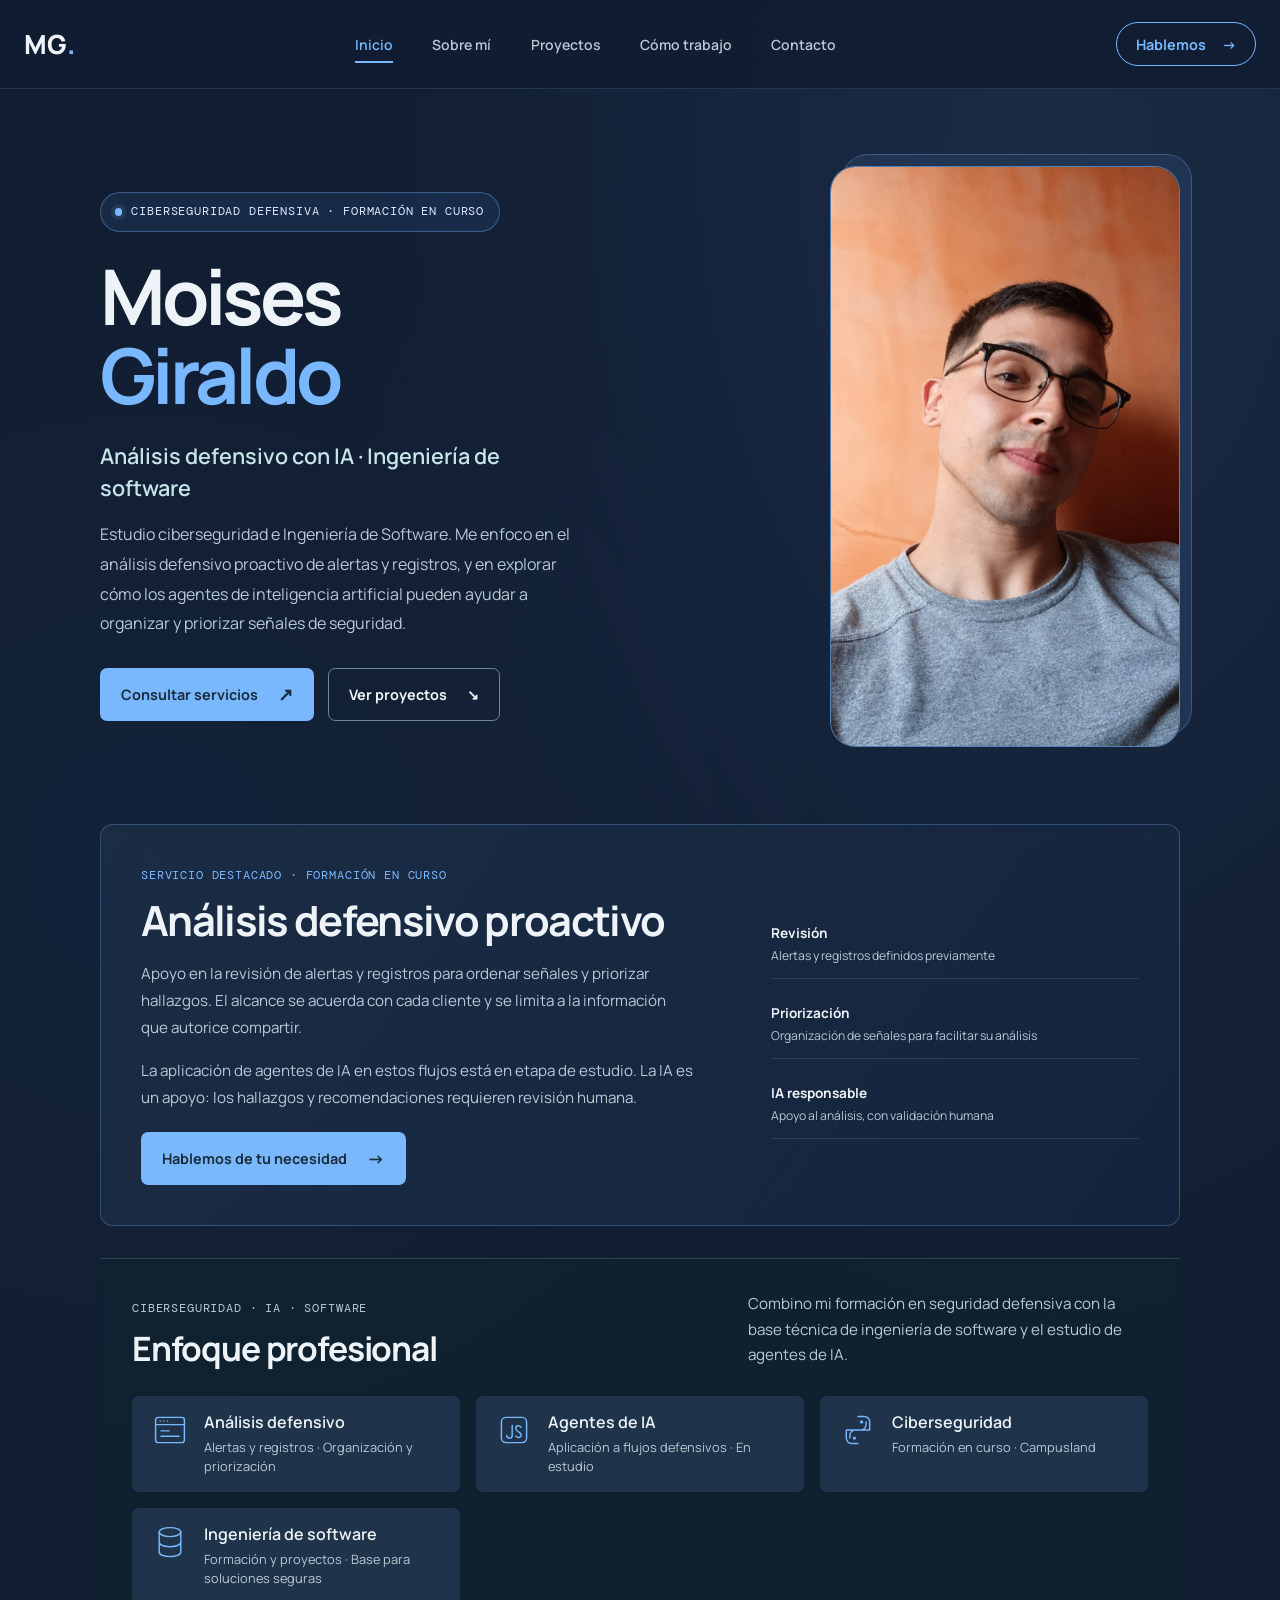
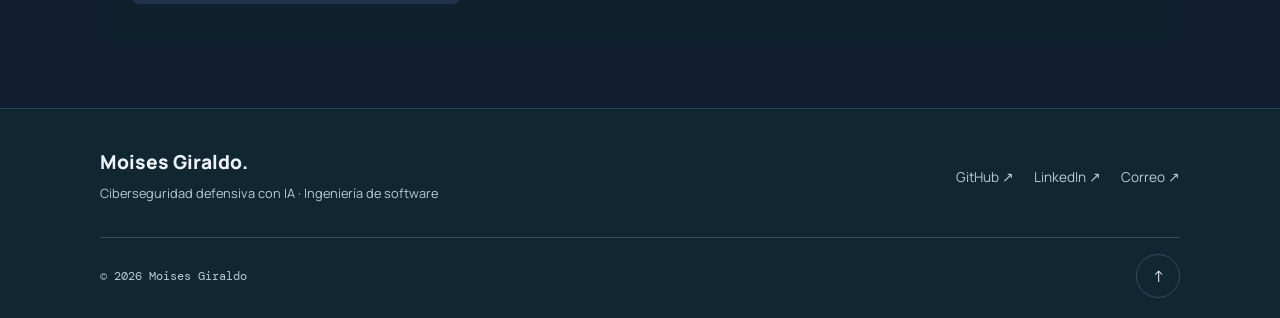
<file: index.html>
<!doctype html>
<html lang="es">
  <head>
    <meta charset="utf-8">
    <meta name="viewport" content="width=device-width, initial-scale=1">
    <meta name="theme-color" content="#111d31">
    <meta name="description" content="Moises Giraldo: formación en ciberseguridad defensiva, análisis proactivo con apoyo de IA e ingeniería de software.">
    <title>Moises Giraldo | Ciberseguridad defensiva e IA</title>
    <link rel="stylesheet" href="css/styles.css">
    <link rel="stylesheet" href="css/inicio.css">
    <script src="js/app.js" defer></script>
    <link rel="stylesheet" href="css/visual.css">
  </head>
  <body>
    <a class="skip-link" href="#contenido">Saltar al contenido</a>
    <header class="site-header home-header">
      <div class="header-inner">
        <a class="wordmark" href="index.html" aria-label="Moises Giraldo, ir al inicio">MG<span>.</span></a>
        <button class="menu-toggle" type="button" aria-expanded="false" aria-controls="site-nav" aria-label="Abrir menú">
          <span></span><span></span>
        </button>
        <nav class="site-nav" id="site-nav" aria-label="Navegación principal">
          <a href="index.html" aria-current="page">Inicio</a>
          <a href="sobre-mi.html">Sobre mí</a>
          <a href="proyectos.html">Proyectos</a>
          <a href="como-trabajo.html">Cómo trabajo</a>
          <a href="contacto.html">Contacto</a>
        </nav>
        <a class="header-cta" href="contacto.html">Hablemos <span aria-hidden="true">→</span></a>
      </div>
    </header>

    <main id="contenido" class="home-intro">
      <section class="hero section-wrap" id="inicio" aria-labelledby="hero-title">
        <div class="hero-copy">
          <p class="eyebrow"><span class="status-dot"></span> Ciberseguridad defensiva · Formación en curso</p>
          <h1 id="hero-title">Moises<br><span>Giraldo</span></h1>
          <p class="hero-role">Análisis defensivo con IA · Ingeniería de software</p>
          <p class="hero-intro">Estudio ciberseguridad e Ingeniería de Software. Me enfoco en el análisis defensivo proactivo de alertas y registros, y en explorar cómo los agentes de inteligencia artificial pueden ayudar a organizar y priorizar señales de seguridad.</p>
          <div class="hero-actions">
            <a class="button button-primary" href="contacto.html">Consultar servicios <span aria-hidden="true">↗</span></a>
            <a class="button button-secondary" href="proyectos.html">Ver proyectos <span aria-hidden="true">↘</span></a>
          </div>
        </div>
        <div class="portrait">
          <img class="portrait-photo" src="assets/moises-portafolio.webp" alt="Retrato de Moises Giraldo" fetchpriority="high" decoding="async">
        </div>
      </section>
      <section class="security-offer section-wrap" aria-labelledby="security-offer-title">
        <div class="security-offer-copy">
          <p class="eyebrow">Servicio destacado · Formación en curso</p>
          <h2 id="security-offer-title">Análisis defensivo proactivo</h2>
          <p>Apoyo en la revisión de alertas y registros para ordenar señales y priorizar hallazgos. El alcance se acuerda con cada cliente y se limita a la información que autorice compartir.</p>
          <p class="service-note">La aplicación de agentes de IA en estos flujos está en etapa de estudio. La IA es un apoyo: los hallazgos y recomendaciones requieren revisión humana.</p>
          <a class="button button-primary" href="contacto.html">Hablemos de tu necesidad <span aria-hidden="true">→</span></a>
        </div>
        <ul class="security-offer-details" aria-label="Alcance del servicio">
          <li><strong>Revisión</strong><span>Alertas y registros definidos previamente</span></li>
          <li><strong>Priorización</strong><span>Organización de señales para facilitar su análisis</span></li>
          <li><strong>IA responsable</strong><span>Apoyo al análisis, con validación humana</span></li>
        </ul>
      </section>
      <section class="technologies section-wrap" id="enfoque" aria-labelledby="technologies-title">
        <div class="technologies-heading">
          <div>
            <p class="eyebrow">Ciberseguridad · IA · Software</p>
            <h2 id="technologies-title">Enfoque profesional</h2>
          </div>
          <p>Combino mi formación en seguridad defensiva con la base técnica de ingeniería de software y el estudio de agentes de IA.</p>
        </div>
        <ul class="skill-list" aria-label="Áreas de enfoque y formación">
          <li>
            <svg class="technology-icon" viewBox="0 0 40 40" aria-hidden="true" focusable="false"><rect x="4" y="6" width="32" height="28" rx="3"/><path d="M4 14h32M9 10h.1m4 0h.1m4 0h.1M10 21h9m-9 6h20"/></svg>
            <div><h3>Análisis defensivo</h3><p>Alertas y registros · Organización y priorización</p></div>
          </li>
          <li>
            <svg class="technology-icon" viewBox="0 0 40 40" aria-hidden="true" focusable="false"><rect x="6" y="6" width="28" height="28" rx="5"/><path d="M18 15v11c0 4-6 4-6 0m16-9c-5-5-9 2-3 5s2 9-3 5"/></svg>
            <div><h3>Agentes de IA</h3><p>Aplicación a flujos defensivos · En estudio</p></div>
          </li>
          <li>
            <svg class="technology-icon" viewBox="0 0 40 40" aria-hidden="true" focusable="false"><path d="M20 5h7a6 6 0 0 1 6 6v9H17a6 6 0 0 0-6 6v3M20 35h-7a6 6 0 0 1-6-6v-9h16a6 6 0 0 0 6-6v-3"/><circle cx="24" cy="11" r="1"/><circle cx="16" cy="29" r="1"/></svg>
            <div><h3>Ciberseguridad</h3><p>Formación en curso · Campusland</p></div>
          </li>
          <li>
            <svg class="technology-icon" viewBox="0 0 40 40" aria-hidden="true" focusable="false"><ellipse cx="20" cy="9" rx="12" ry="5"/><path d="M8 9v22c0 7 24 7 24 0V9M8 20c0 7 24 7 24 0"/></svg>
            <div><h3>Ingeniería de software</h3><p>Formación y proyectos · Base para soluciones seguras</p></div>
          </li>
        </ul>
      </section>
    </main>

    <footer class="site-footer">
      <div class="footer-inner">
        <div class="footer-top">
          <div><a class="footer-name" href="index.html">Moises Giraldo<span aria-hidden="true">.</span></a><p>Ciberseguridad defensiva con IA · Ingeniería de software</p></div>
          <nav class="footer-links" aria-label="Perfiles y contacto">
            <a href="https://github.com/ellmoi" target="_blank" rel="noopener noreferrer">GitHub ↗</a>
            <a href="https://www.linkedin.com/in/moises-giraldo-7874b9283" target="_blank" rel="noopener noreferrer">LinkedIn ↗</a>
            <a href="mailto:moises10giraldo@gmail.com">Correo ↗</a>
          </nav>
        </div>
        <div class="footer-bottom"><span class="footer-copy">© <span id="year">2026</span> Moises Giraldo</span><a class="back-top" href="index.html" aria-label="Volver al inicio">↑</a></div>
      </div>
    </footer>
  </body>
</html>
</file>
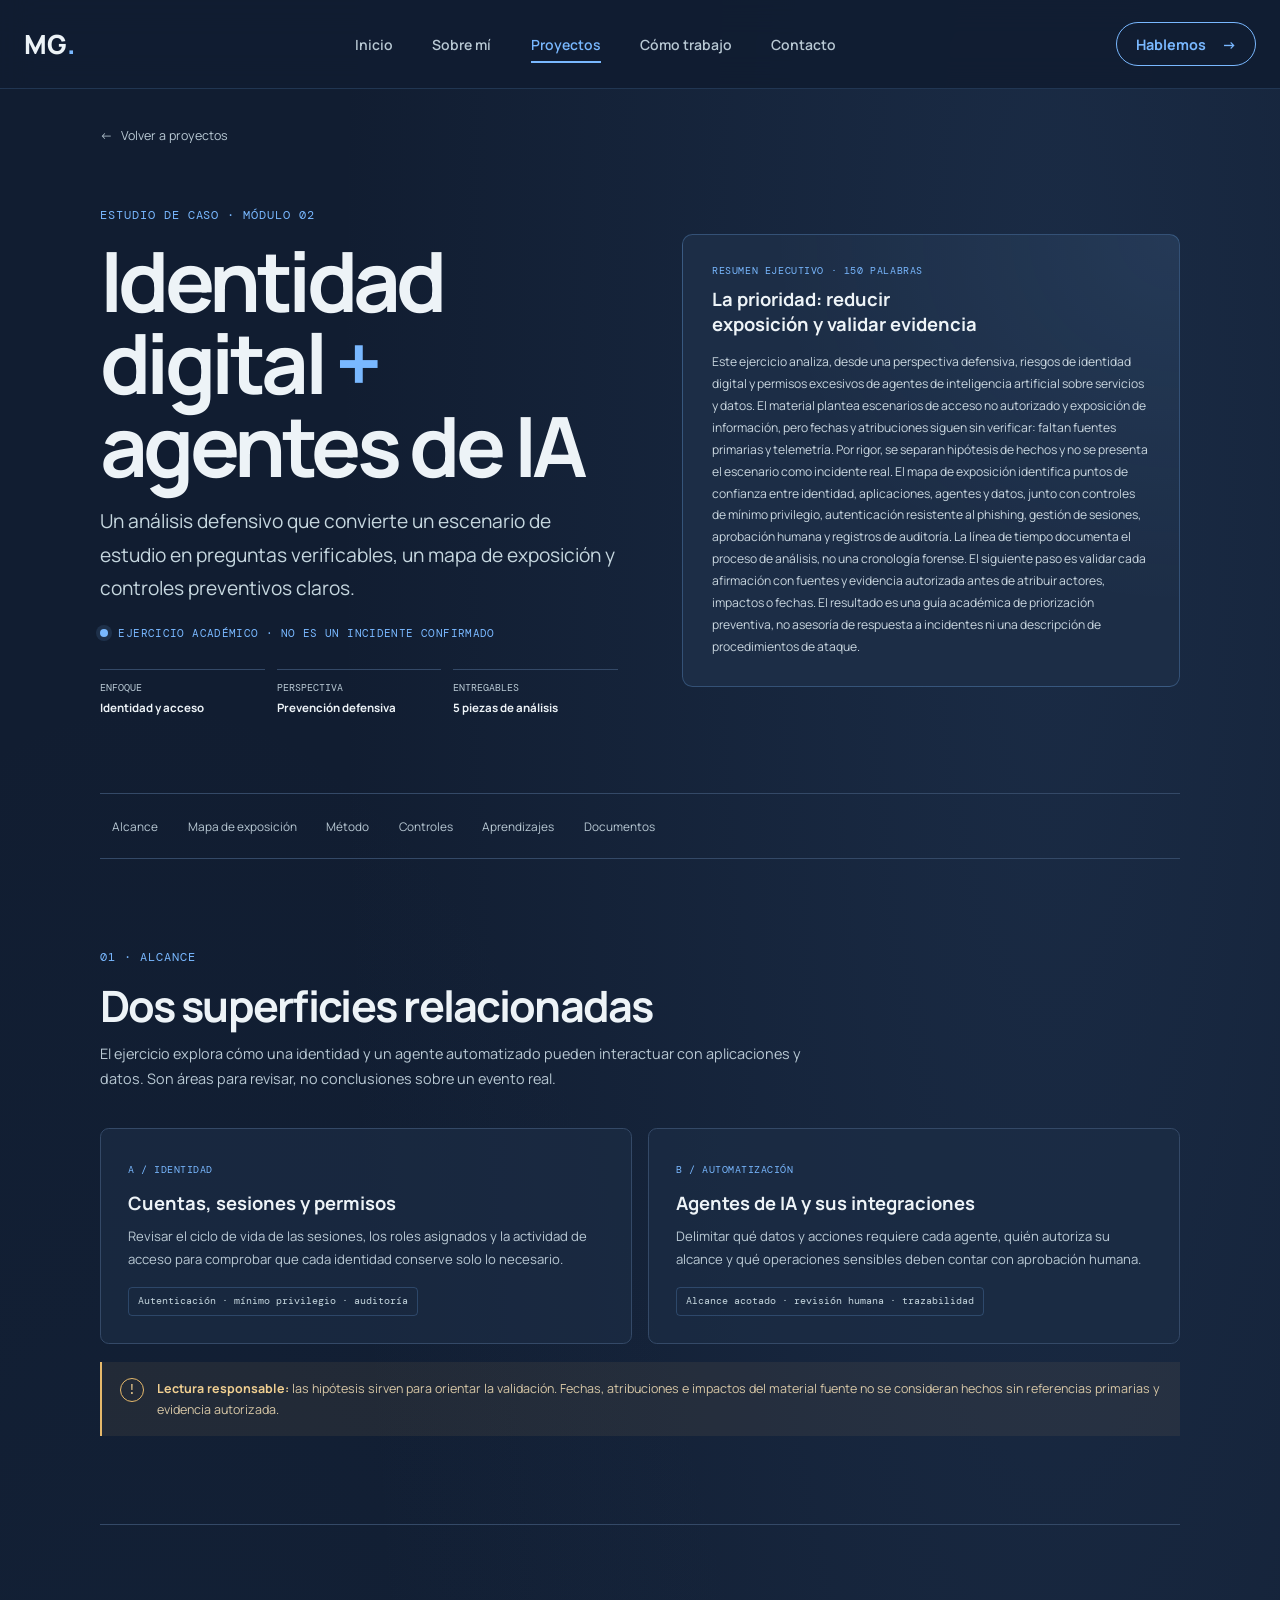
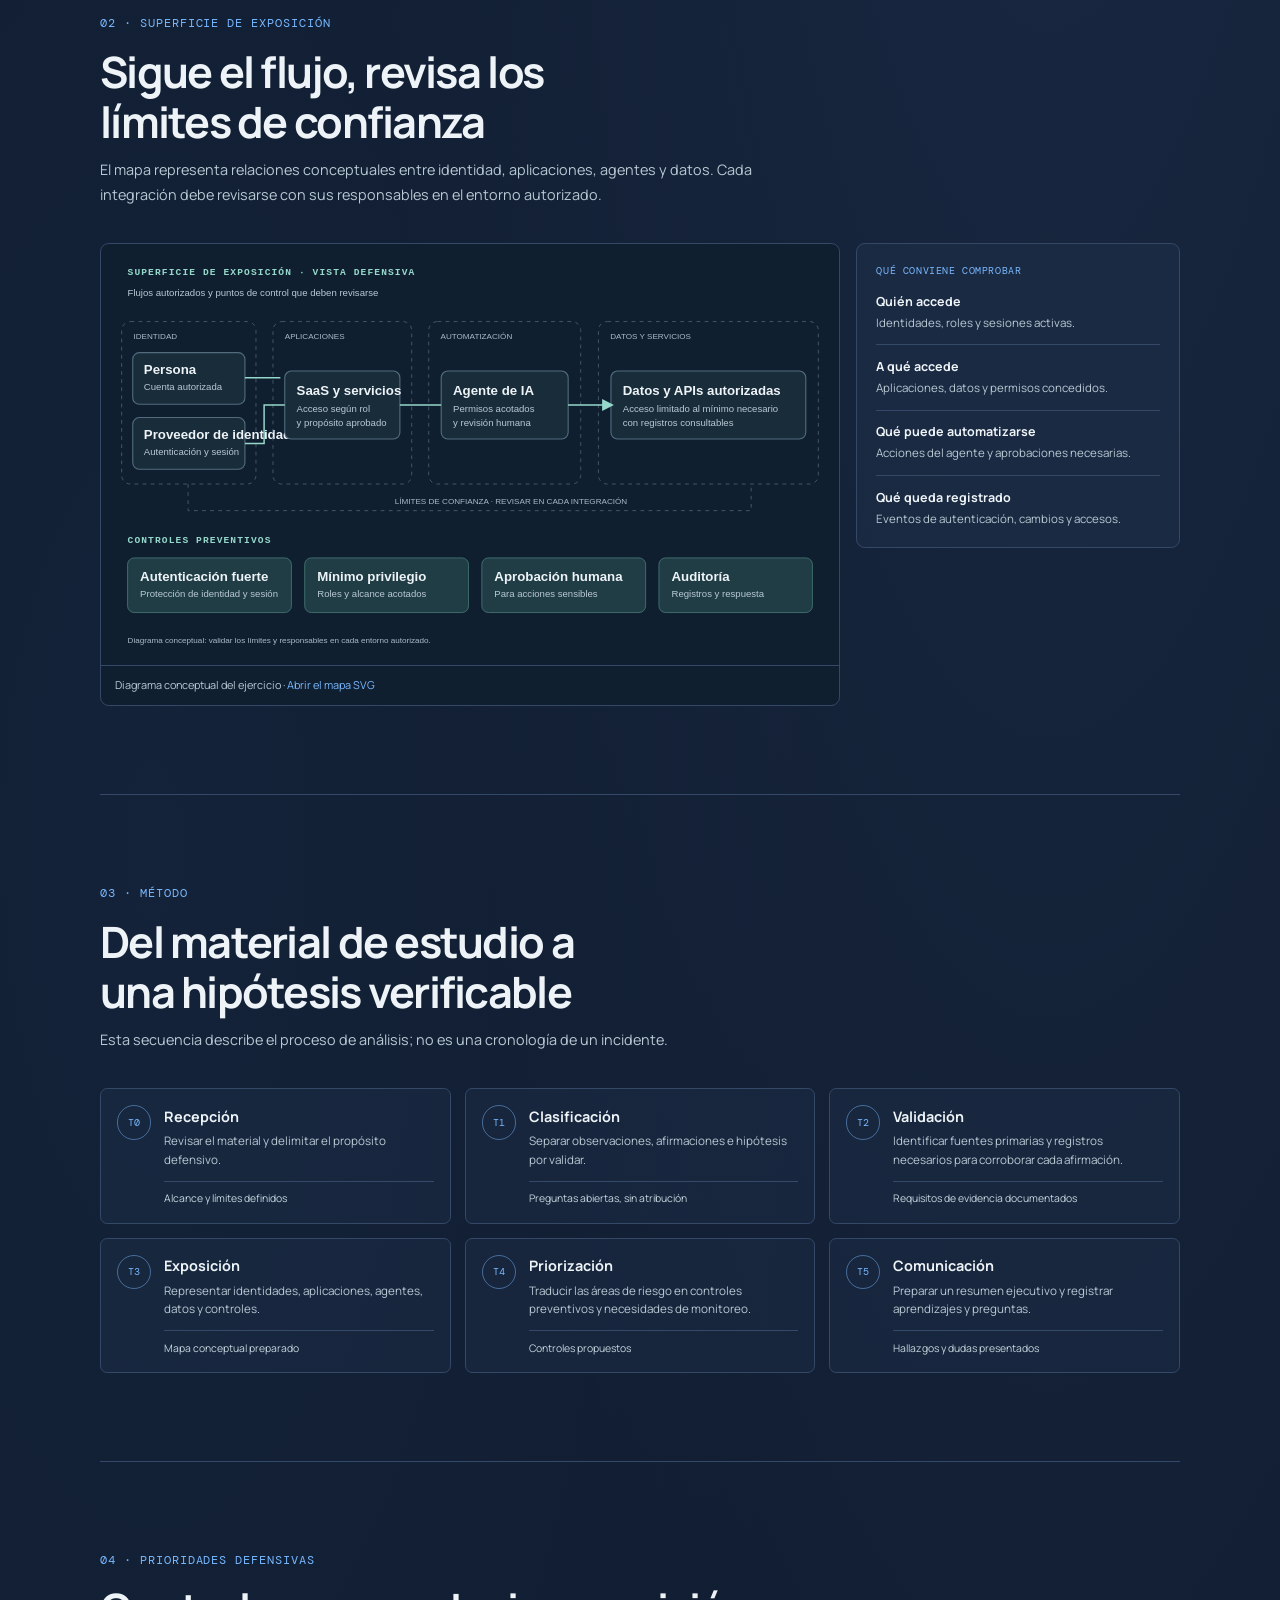
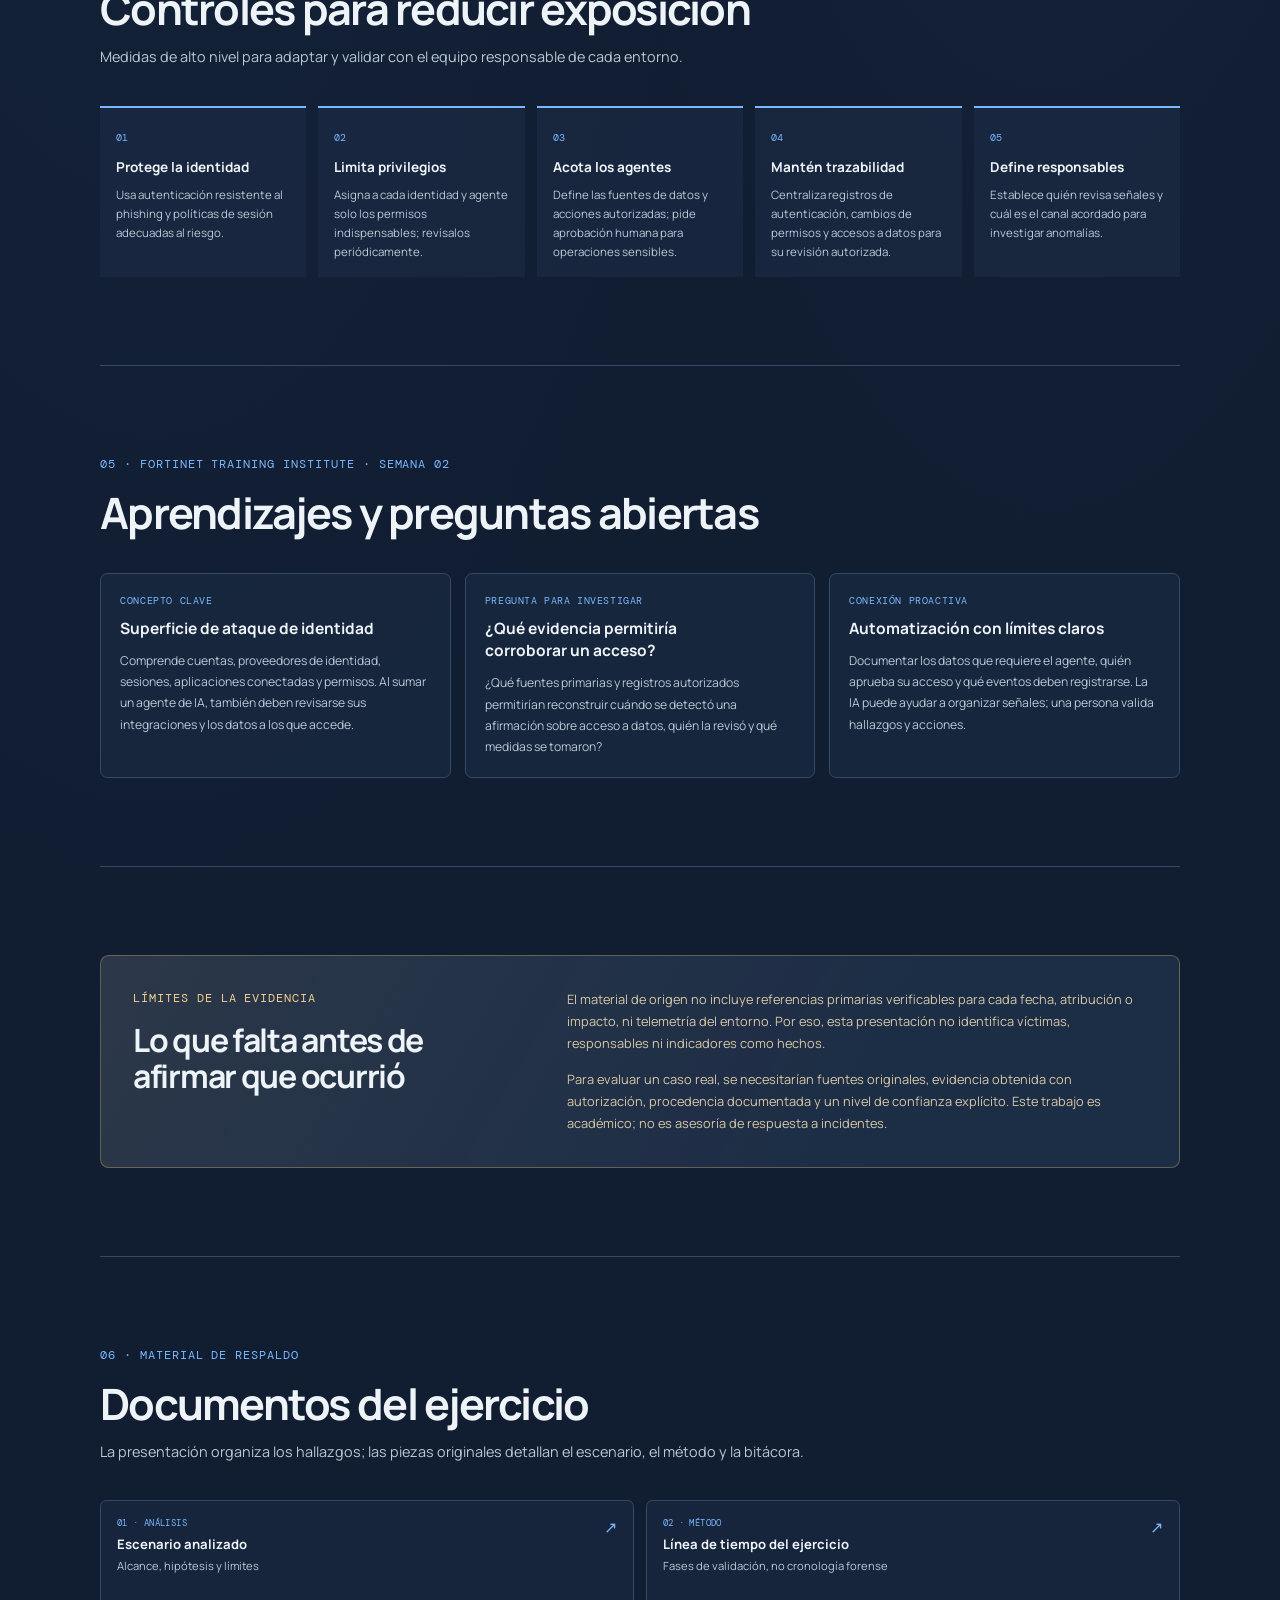
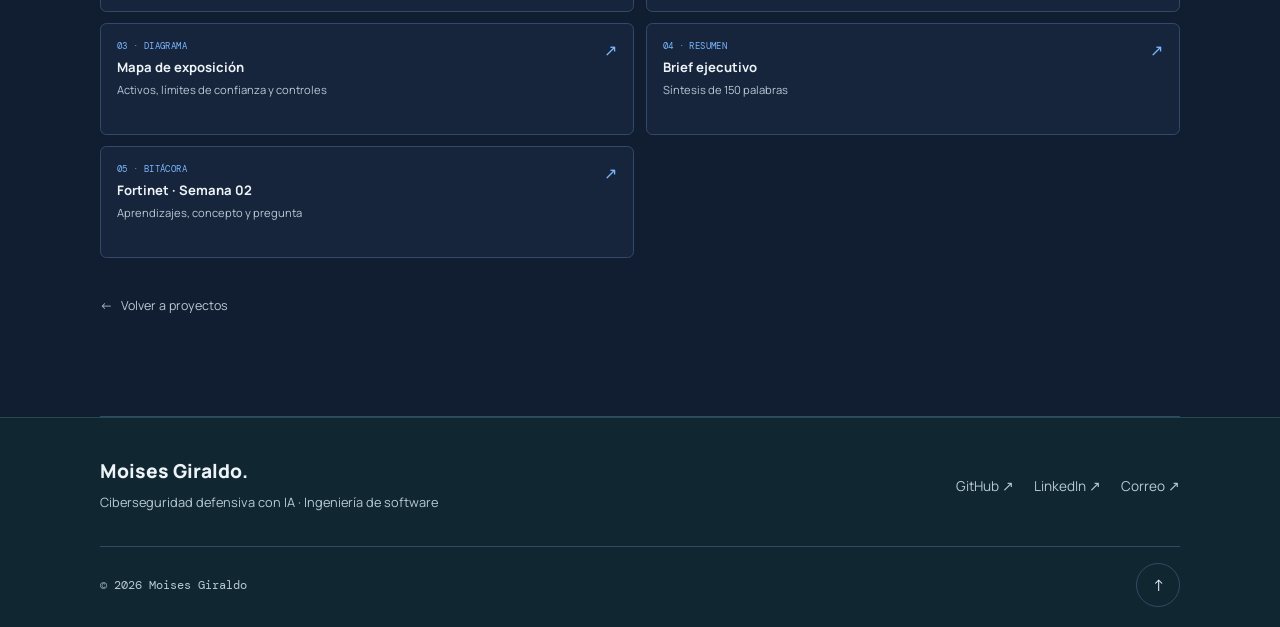
<file: analisis-amenazas.html>
<!doctype html>
<html lang="es">
  <head>
    <meta charset="utf-8">
    <meta name="viewport" content="width=device-width, initial-scale=1">
    <meta name="theme-color" content="#111d31">
    <meta name="description" content="Presentación visual de un ejercicio académico defensivo sobre identidad digital, agentes de IA y controles preventivos.">
    <title>Análisis de amenazas de identidad e IA | Moises Giraldo</title>
    <link rel="stylesheet" href="css/styles.css">
    <script src="js/app.js" defer></script>
    <link rel="stylesheet" href="css/visual.css">
    <link rel="stylesheet" href="css/analisis-amenazas.css">
  </head>
  <body class="analysis-page">
    <a class="skip-link" href="#contenido">Saltar al contenido</a>
    <header class="site-header">
      <div class="header-inner">
        <a class="wordmark" href="index.html" aria-label="Moises Giraldo, ir al inicio">MG<span>.</span></a>
        <button class="menu-toggle" type="button" aria-expanded="false" aria-controls="site-nav" aria-label="Abrir menú"><span></span><span></span></button>
        <nav class="site-nav" id="site-nav" aria-label="Navegación principal">
          <a href="index.html">Inicio</a><a href="sobre-mi.html">Sobre mí</a>
          <a href="proyectos.html" aria-current="page">Proyectos</a>
          <a href="como-trabajo.html">Cómo trabajo</a><a href="contacto.html">Contacto</a>
        </nav>
        <a class="header-cta" href="contacto.html">Hablemos <span aria-hidden="true">→</span></a>
      </div>
    </header>
    <main id="contenido">
      <section class="analysis-hero section-wrap" aria-labelledby="analysis-title">
        <a class="analysis-back" href="proyectos.html#caso-identidad-ia"><span aria-hidden="true">←</span> Volver a proyectos</a>
        <div class="analysis-hero-grid">
          <div class="analysis-hero-copy">
            <p class="eyebrow">Estudio de caso · Módulo 02</p>
            <h1 id="analysis-title">Identidad digital <span>+</span> agentes de IA</h1>
            <p class="analysis-lede">Un análisis defensivo que convierte un escenario de estudio en preguntas verificables, un mapa de exposición y controles preventivos claros.</p>
            <p class="analysis-status"><span aria-hidden="true"></span> Ejercicio académico · No es un incidente confirmado</p>
            <dl class="analysis-facts">
              <div><dt>Enfoque</dt><dd>Identidad y acceso</dd></div>
              <div><dt>Perspectiva</dt><dd>Prevención defensiva</dd></div>
              <div><dt>Entregables</dt><dd>5 piezas de análisis</dd></div>
            </dl>
          </div>
          <aside class="analysis-brief" aria-labelledby="brief-title">
            <p class="analysis-card-label">Resumen ejecutivo · 150 palabras</p>
            <h2 id="brief-title">La prioridad: reducir exposición y validar evidencia</h2>
            <p>Este ejercicio analiza, desde una perspectiva defensiva, riesgos de identidad digital y permisos excesivos de agentes de inteligencia artificial sobre servicios y datos. El material plantea escenarios de acceso no autorizado y exposición de información, pero fechas y atribuciones siguen sin verificar: faltan fuentes primarias y telemetría. Por rigor, se separan hipótesis de hechos y no se presenta el escenario como incidente real. El mapa de exposición identifica puntos de confianza entre identidad, aplicaciones, agentes y datos, junto con controles de mínimo privilegio, autenticación resistente al phishing, gestión de sesiones, aprobación humana y registros de auditoría. La línea de tiempo documenta el proceso de análisis, no una cronología forense. El siguiente paso es validar cada afirmación con fuentes y evidencia autorizada antes de atribuir actores, impactos o fechas. El resultado es una guía académica de priorización preventiva, no asesoría de respuesta a incidentes ni una descripción de procedimientos de ataque.</p>
          </aside>
        </div>
      </section>

      <nav class="analysis-nav section-wrap" aria-label="Secciones de la presentación">
        <a href="#alcance">Alcance</a>
        <a href="#exposicion">Mapa de exposición</a>
        <a href="#metodo">Método</a>
        <a href="#controles">Controles</a>
        <a href="#aprendizajes">Aprendizajes</a>
        <a href="#documentos">Documentos</a>
      </nav>

      <section class="analysis-section section-wrap" id="alcance" aria-labelledby="scope-title">
        <div class="analysis-section-heading">
          <p class="eyebrow">01 · Alcance</p>
          <h2 id="scope-title">Dos superficies relacionadas</h2>
          <p>El ejercicio explora cómo una identidad y un agente automatizado pueden interactuar con aplicaciones y datos. Son áreas para revisar, no conclusiones sobre un evento real.</p>
        </div>
        <div class="analysis-theme-grid">
          <article class="analysis-theme-card">
            <span class="analysis-card-number">A / IDENTIDAD</span>
            <h3>Cuentas, sesiones y permisos</h3>
            <p>Revisar el ciclo de vida de las sesiones, los roles asignados y la actividad de acceso para comprobar que cada identidad conserve solo lo necesario.</p>
            <span class="analysis-theme-tag">Autenticación · mínimo privilegio · auditoría</span>
          </article>
          <article class="analysis-theme-card">
            <span class="analysis-card-number">B / AUTOMATIZACIÓN</span>
            <h3>Agentes de IA y sus integraciones</h3>
            <p>Delimitar qué datos y acciones requiere cada agente, quién autoriza su alcance y qué operaciones sensibles deben contar con aprobación humana.</p>
            <span class="analysis-theme-tag">Alcance acotado · revisión humana · trazabilidad</span>
          </article>
        </div>
        <aside class="analysis-evidence-note">
          <span class="analysis-note-icon" aria-hidden="true">!</span>
          <p><strong>Lectura responsable:</strong> las hipótesis sirven para orientar la validación. Fechas, atribuciones e impactos del material fuente no se consideran hechos sin referencias primarias y evidencia autorizada.</p>
        </aside>
      </section>

      <section class="analysis-section section-wrap" id="exposicion" aria-labelledby="exposure-title">
        <div class="analysis-section-heading">
          <p class="eyebrow">02 · Superficie de exposición</p>
          <h2 id="exposure-title">Sigue el flujo, revisa los límites de confianza</h2>
          <p>El mapa representa relaciones conceptuales entre identidad, aplicaciones, agentes y datos. Cada integración debe revisarse con sus responsables en el entorno autorizado.</p>
        </div>
        <div class="analysis-map-layout">
          <figure class="analysis-map-figure">
            <img src="docs/ciberseguridad/modulo-02/mapa-exposicion.svg" alt="Diagrama conceptual: persona y proveedor de identidad conectan con aplicaciones, agente de IA y datos, con controles de autenticación, mínimo privilegio, aprobación humana y auditoría">
            <ol class="analysis-map-mobile" aria-label="Flujo de exposición representado en el mapa">
              <li><span>01</span><div><strong>Identidad</strong><p>Cuenta autorizada, autenticación y sesión.</p></div></li>
              <li><span>02</span><div><strong>Aplicaciones</strong><p>Acceso según rol y propósito aprobado.</p></div></li>
              <li><span>03</span><div><strong>Agente de IA</strong><p>Permisos acotados y revisión humana para acciones sensibles.</p></div></li>
              <li><span>04</span><div><strong>Datos y servicios</strong><p>Acceso mínimo necesario, con registros consultables.</p></div></li>
            </ol>
            <figcaption>Diagrama conceptual del ejercicio · <a href="docs/ciberseguridad/modulo-02/mapa-exposicion.svg" target="_blank" rel="noopener noreferrer">Abrir el mapa SVG</a></figcaption>
          </figure>
          <aside class="analysis-map-aside">
            <p class="analysis-card-label">Qué conviene comprobar</p>
            <ul>
              <li><strong>Quién accede</strong><span>Identidades, roles y sesiones activas.</span></li>
              <li><strong>A qué accede</strong><span>Aplicaciones, datos y permisos concedidos.</span></li>
              <li><strong>Qué puede automatizarse</strong><span>Acciones del agente y aprobaciones necesarias.</span></li>
              <li><strong>Qué queda registrado</strong><span>Eventos de autenticación, cambios y accesos.</span></li>
            </ul>
          </aside>
        </div>
      </section>

      <section class="analysis-section section-wrap" id="metodo" aria-labelledby="method-title">
        <div class="analysis-section-heading">
          <p class="eyebrow">03 · Método</p>
          <h2 id="method-title">Del material de estudio a una hipótesis verificable</h2>
          <p>Esta secuencia describe el proceso de análisis; no es una cronología de un incidente.</p>
        </div>
        <ol class="analysis-timeline">
          <li><span class="analysis-step">T0</span><div><h3>Recepción</h3><p>Revisar el material y delimitar el propósito defensivo.</p><span class="analysis-step-result">Alcance y límites definidos</span></div></li>
          <li><span class="analysis-step">T1</span><div><h3>Clasificación</h3><p>Separar observaciones, afirmaciones e hipótesis por validar.</p><span class="analysis-step-result">Preguntas abiertas, sin atribución</span></div></li>
          <li><span class="analysis-step">T2</span><div><h3>Validación</h3><p>Identificar fuentes primarias y registros necesarios para corroborar cada afirmación.</p><span class="analysis-step-result">Requisitos de evidencia documentados</span></div></li>
          <li><span class="analysis-step">T3</span><div><h3>Exposición</h3><p>Representar identidades, aplicaciones, agentes, datos y controles.</p><span class="analysis-step-result">Mapa conceptual preparado</span></div></li>
          <li><span class="analysis-step">T4</span><div><h3>Priorización</h3><p>Traducir las áreas de riesgo en controles preventivos y necesidades de monitoreo.</p><span class="analysis-step-result">Controles propuestos</span></div></li>
          <li><span class="analysis-step">T5</span><div><h3>Comunicación</h3><p>Preparar un resumen ejecutivo y registrar aprendizajes y preguntas.</p><span class="analysis-step-result">Hallazgos y dudas presentados</span></div></li>
        </ol>
      </section>

      <section class="analysis-section section-wrap" id="controles" aria-labelledby="controls-title">
        <div class="analysis-section-heading">
          <p class="eyebrow">04 · Prioridades defensivas</p>
          <h2 id="controls-title">Controles para reducir exposición</h2>
          <p>Medidas de alto nivel para adaptar y validar con el equipo responsable de cada entorno.</p>
        </div>
        <ol class="analysis-controls-grid">
          <li><span>01</span><h3>Protege la identidad</h3><p>Usa autenticación resistente al phishing y políticas de sesión adecuadas al riesgo.</p></li>
          <li><span>02</span><h3>Limita privilegios</h3><p>Asigna a cada identidad y agente solo los permisos indispensables; revísalos periódicamente.</p></li>
          <li><span>03</span><h3>Acota los agentes</h3><p>Define las fuentes de datos y acciones autorizadas; pide aprobación humana para operaciones sensibles.</p></li>
          <li><span>04</span><h3>Mantén trazabilidad</h3><p>Centraliza registros de autenticación, cambios de permisos y accesos a datos para su revisión autorizada.</p></li>
          <li><span>05</span><h3>Define responsables</h3><p>Establece quién revisa señales y cuál es el canal acordado para investigar anomalías.</p></li>
        </ol>
      </section>

      <section class="analysis-section section-wrap" id="aprendizajes" aria-labelledby="learning-title">
        <div class="analysis-section-heading">
          <p class="eyebrow">05 · Fortinet Training Institute · Semana 02</p>
          <h2 id="learning-title">Aprendizajes y preguntas abiertas</h2>
        </div>
        <div class="analysis-learning-grid">
          <article class="analysis-learning-card">
            <p class="analysis-card-label">Concepto clave</p>
            <h3>Superficie de ataque de identidad</h3>
            <p>Comprende cuentas, proveedores de identidad, sesiones, aplicaciones conectadas y permisos. Al sumar un agente de IA, también deben revisarse sus integraciones y los datos a los que accede.</p>
          </article>
          <article class="analysis-learning-card">
            <p class="analysis-card-label">Pregunta para investigar</p>
            <h3>¿Qué evidencia permitiría corroborar un acceso?</h3>
            <p>¿Qué fuentes primarias y registros autorizados permitirían reconstruir cuándo se detectó una afirmación sobre acceso a datos, quién la revisó y qué medidas se tomaron?</p>
          </article>
          <article class="analysis-learning-card">
            <p class="analysis-card-label">Conexión proactiva</p>
            <h3>Automatización con límites claros</h3>
            <p>Documentar los datos que requiere el agente, quién aprueba su acceso y qué eventos deben registrarse. La IA puede ayudar a organizar señales; una persona valida hallazgos y acciones.</p>
          </article>
        </div>
      </section>

      <section class="analysis-section section-wrap" aria-labelledby="evidence-title">
        <div class="analysis-evidence-panel">
          <div>
            <p class="eyebrow">Límites de la evidencia</p>
            <h2 id="evidence-title">Lo que falta antes de afirmar que ocurrió</h2>
          </div>
          <div>
            <p>El material de origen no incluye referencias primarias verificables para cada fecha, atribución o impacto, ni telemetría del entorno. Por eso, esta presentación no identifica víctimas, responsables ni indicadores como hechos.</p>
            <p>Para evaluar un caso real, se necesitarían fuentes originales, evidencia obtenida con autorización, procedencia documentada y un nivel de confianza explícito. Este trabajo es académico; no es asesoría de respuesta a incidentes.</p>
          </div>
        </div>
      </section>

      <section class="analysis-section section-wrap" id="documentos" aria-labelledby="documents-title">
        <div class="analysis-section-heading">
          <p class="eyebrow">06 · Material de respaldo</p>
          <h2 id="documents-title">Documentos del ejercicio</h2>
          <p>La presentación organiza los hallazgos; las piezas originales detallan el escenario, el método y la bitácora.</p>
        </div>
        <ul class="analysis-doc-list">
          <li><a href="https://github.com/ellmoi/portafolio-ciberseguridad-MoisesGiraldo/blob/76baa688932c25b9ef9a8e9b6d358a311f7ad652/docs/ciberseguridad/modulo-02/incidente-analizado.md" target="_blank" rel="noopener noreferrer"><span>01 · ANÁLISIS</span><strong>Escenario analizado</strong><small>Alcance, hipótesis y límites</small><span class="analysis-doc-arrow" aria-hidden="true">↗</span></a></li>
          <li><a href="https://github.com/ellmoi/portafolio-ciberseguridad-MoisesGiraldo/blob/76baa688932c25b9ef9a8e9b6d358a311f7ad652/docs/ciberseguridad/modulo-02/linea-tiempo.md" target="_blank" rel="noopener noreferrer"><span>02 · MÉTODO</span><strong>Línea de tiempo del ejercicio</strong><small>Fases de validación, no cronología forense</small><span class="analysis-doc-arrow" aria-hidden="true">↗</span></a></li>
          <li><a href="docs/ciberseguridad/modulo-02/mapa-exposicion.svg" target="_blank" rel="noopener noreferrer"><span>03 · DIAGRAMA</span><strong>Mapa de exposición</strong><small>Activos, límites de confianza y controles</small><span class="analysis-doc-arrow" aria-hidden="true">↗</span></a></li>
          <li><a href="https://github.com/ellmoi/portafolio-ciberseguridad-MoisesGiraldo/blob/76baa688932c25b9ef9a8e9b6d358a311f7ad652/docs/ciberseguridad/modulo-02/brief-150-palabras.md" target="_blank" rel="noopener noreferrer"><span>04 · RESUMEN</span><strong>Brief ejecutivo</strong><small>Síntesis de 150 palabras</small><span class="analysis-doc-arrow" aria-hidden="true">↗</span></a></li>
          <li><a href="https://github.com/ellmoi/portafolio-ciberseguridad-MoisesGiraldo/blob/76baa688932c25b9ef9a8e9b6d358a311f7ad652/docs/ciberseguridad/modulo-02/fortinet-semana-02.md" target="_blank" rel="noopener noreferrer"><span>05 · BITÁCORA</span><strong>Fortinet · Semana 02</strong><small>Aprendizajes, concepto y pregunta</small><span class="analysis-doc-arrow" aria-hidden="true">↗</span></a></li>
        </ul>
        <a class="analysis-back-bottom" href="proyectos.html#caso-identidad-ia"><span aria-hidden="true">←</span> Volver a proyectos</a>
      </section>
    </main>
    <footer class="site-footer">
      <div class="footer-inner">
        <div class="footer-top">
          <div><a class="footer-name" href="index.html">Moises Giraldo<span aria-hidden="true">.</span></a><p>Ciberseguridad defensiva con IA · Ingeniería de software</p></div>
          <nav class="footer-links" aria-label="Perfiles y contacto">
            <a href="https://github.com/ellmoi" target="_blank" rel="noopener noreferrer">GitHub ↗</a>
            <a href="https://www.linkedin.com/in/moises-giraldo-7874b9283" target="_blank" rel="noopener noreferrer">LinkedIn ↗</a>
            <a href="mailto:moises10giraldo@gmail.com">Correo ↗</a>
          </nav>
        </div>
        <div class="footer-bottom"><span class="footer-copy">© <span id="year">2026</span> Moises Giraldo</span><a class="back-top" href="#contenido" aria-label="Volver al inicio de la página">↑</a></div>
      </div>
    </footer>
  </body>
</html>
</file>
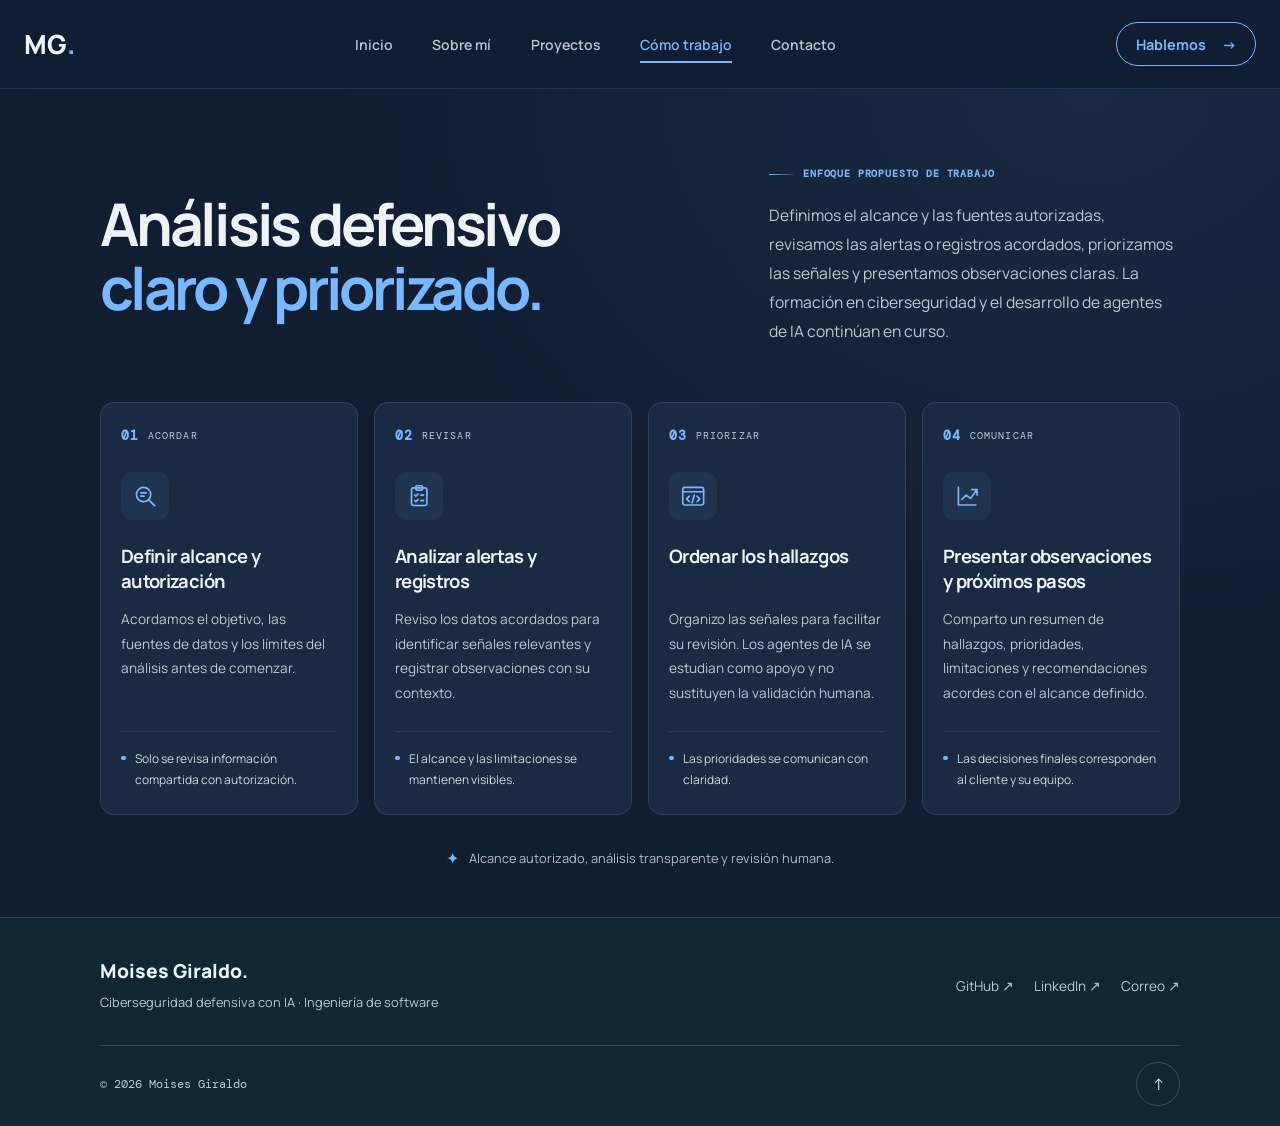
<file: como-trabajo.html>
<!doctype html>
<html lang="es">
  <head>
    <meta charset="utf-8">
    <meta name="viewport" content="width=device-width, initial-scale=1">
    <meta name="theme-color" content="#111d31">
    <meta name="description" content="Enfoque propuesto por Moises Giraldo para definir el alcance y priorizar alertas y registros en análisis defensivos.">
    <title>Cómo trabajo | Moises Giraldo</title>
    <link rel="stylesheet" href="css/styles.css">
    <script src="js/app.js" defer></script>
    <link rel="stylesheet" href="css/visual.css">
    <link rel="stylesheet" href="css/proceso.css">
  </head>
  <body>
    <a class="skip-link" href="#contenido">Saltar al contenido</a>
    <header class="site-header">
      <div class="header-inner">
        <a class="wordmark" href="index.html" aria-label="Moises Giraldo, ir al inicio">MG<span>.</span></a>
        <button class="menu-toggle" type="button" aria-expanded="false" aria-controls="site-nav" aria-label="Abrir menú"><span></span><span></span></button>
        <nav class="site-nav" id="site-nav" aria-label="Navegación principal">
          <a href="index.html">Inicio</a><a href="sobre-mi.html">Sobre mí</a>
          <a href="proyectos.html">Proyectos</a>
          <a href="como-trabajo.html" aria-current="page">Cómo trabajo</a><a href="contacto.html">Contacto</a>
        </nav>
        <a class="header-cta" href="contacto.html">Hablemos <span aria-hidden="true">→</span></a>
      </div>
    </header>
    <main id="contenido" class="process-main">
      <section class="process-page section-wrap" aria-labelledby="process-title">
        <div class="process-header">
          <h1 id="process-title" class="process-title">Análisis defensivo<br><span>claro y priorizado.</span></h1>
          <div class="process-intro">
            <p class="process-kicker"><span class="process-kicker-line"></span> ENFOQUE PROPUESTO DE TRABAJO</p>
            <p class="process-summary">Definimos el alcance y las fuentes autorizadas, revisamos las alertas o registros acordados, priorizamos las señales y presentamos observaciones claras. La formación en ciberseguridad y el desarrollo de agentes de IA continúan en curso.</p>
            <div class="process-dots" aria-hidden="true">
              <span></span><span></span><span></span><span></span>
            </div>
          </div>
        </div>

        <div class="process-grid" aria-label="Proceso de trabajo">
          <article class="process-card">
            <div class="process-card-head">
              <span class="process-index">01</span>
              <span class="process-label">ACORDAR</span>
            </div>
            <div class="process-icon process-icon-search" aria-hidden="true">
              <svg viewBox="0 0 24 24" aria-hidden="true" focusable="false"><circle cx="10.5" cy="10.5" r="6.5"></circle><path d="m15.5 15.5 5 5M8 9h5M8 12h3"></path></svg>
            </div>
            <h2>Definir alcance y autorización</h2>
            <p>Acordamos el objetivo, las fuentes de datos y los límites del análisis antes de comenzar.</p>
            <div class="process-accent">
              <span class="process-bullet"></span>
              <p>Solo se revisa información compartida con autorización.</p>
            </div>
          </article>

          <article class="process-card">
            <div class="process-card-head">
              <span class="process-index">02</span>
              <span class="process-label">REVISAR</span>
            </div>
            <div class="process-icon process-icon-plan" aria-hidden="true">
              <svg viewBox="0 0 24 24" aria-hidden="true" focusable="false"><rect x="5" y="4.5" width="14" height="16" rx="2"></rect><rect x="9" y="2.5" width="6" height="4" rx="1"></rect><path d="m8 11 1 1 2-2M13.5 11h2.5m-8 5 1 1 2-2m2.5 1H16"></path></svg>
            </div>
            <h2>Analizar alertas y registros</h2>
            <p>Reviso los datos acordados para identificar señales relevantes y registrar observaciones con su contexto.</p>
            <div class="process-accent">
              <span class="process-bullet"></span>
              <p>El alcance y las limitaciones se mantienen visibles.</p>
            </div>
          </article>

          <article class="process-card">
            <div class="process-card-head">
              <span class="process-index">03</span>
              <span class="process-label">PRIORIZAR</span>
            </div>
            <div class="process-icon process-icon-build" aria-hidden="true">
              <svg viewBox="0 0 24 24" aria-hidden="true" focusable="false"><rect x="2.5" y="4" width="19" height="16" rx="2"></rect><path d="M2.5 8h19m-13 4-2.5 2.5L8.5 17m7-5 2.5 2.5-2.5 2.5m-2.5-6-2 7"></path></svg>
            </div>
            <h2>Ordenar los hallazgos</h2>
            <p>Organizo las señales para facilitar su revisión. Los agentes de IA se estudian como apoyo y no sustituyen la validación humana.</p>
            <div class="process-accent">
              <span class="process-bullet"></span>
              <p>Las prioridades se comunican con claridad.</p>
            </div>
          </article>

          <article class="process-card">
            <div class="process-card-head">
              <span class="process-index">04</span>
              <span class="process-label">COMUNICAR</span>
            </div>
            <div class="process-icon process-icon-improve" aria-hidden="true">
              <svg viewBox="0 0 24 24" aria-hidden="true" focusable="false"><path d="M4 4v16h16M7 15l4-4 4 3 6-8M16 6h5v5"></path></svg>
            </div>
            <h2>Presentar observaciones y próximos pasos</h2>
            <p>Comparto un resumen de hallazgos, prioridades, limitaciones y recomendaciones acordes con el alcance definido.</p>
            <div class="process-accent">
              <span class="process-bullet"></span>
              <p>Las decisiones finales corresponden al cliente y su equipo.</p>
            </div>
          </article>
        </div>

        <div class="process-footer">
          <span class="process-footer-icon">✦</span>
          <p>Alcance autorizado, análisis transparente y revisión humana.</p>
        </div>
      </section>
    </main>
    <footer class="site-footer">
      <div class="footer-inner">
        <div class="footer-top">
          <div><a class="footer-name" href="index.html">Moises Giraldo<span aria-hidden="true">.</span></a><p>Ciberseguridad defensiva con IA · Ingeniería de software</p></div>
          <nav class="footer-links" aria-label="Perfiles y contacto">
            <a href="https://github.com/ellmoi" target="_blank" rel="noopener noreferrer">GitHub ↗</a>
            <a href="https://www.linkedin.com/in/moises-giraldo-7874b9283" target="_blank" rel="noopener noreferrer">LinkedIn ↗</a>
            <a href="mailto:moises10giraldo@gmail.com">Correo ↗</a>
          </nav>
        </div>
        <div class="footer-bottom"><span class="footer-copy">© <span id="year">2026</span> Moises Giraldo</span><a class="back-top" href="index.html" aria-label="Volver al inicio">↑</a></div>
      </div>
    </footer>
  </body>
</html>
</file>
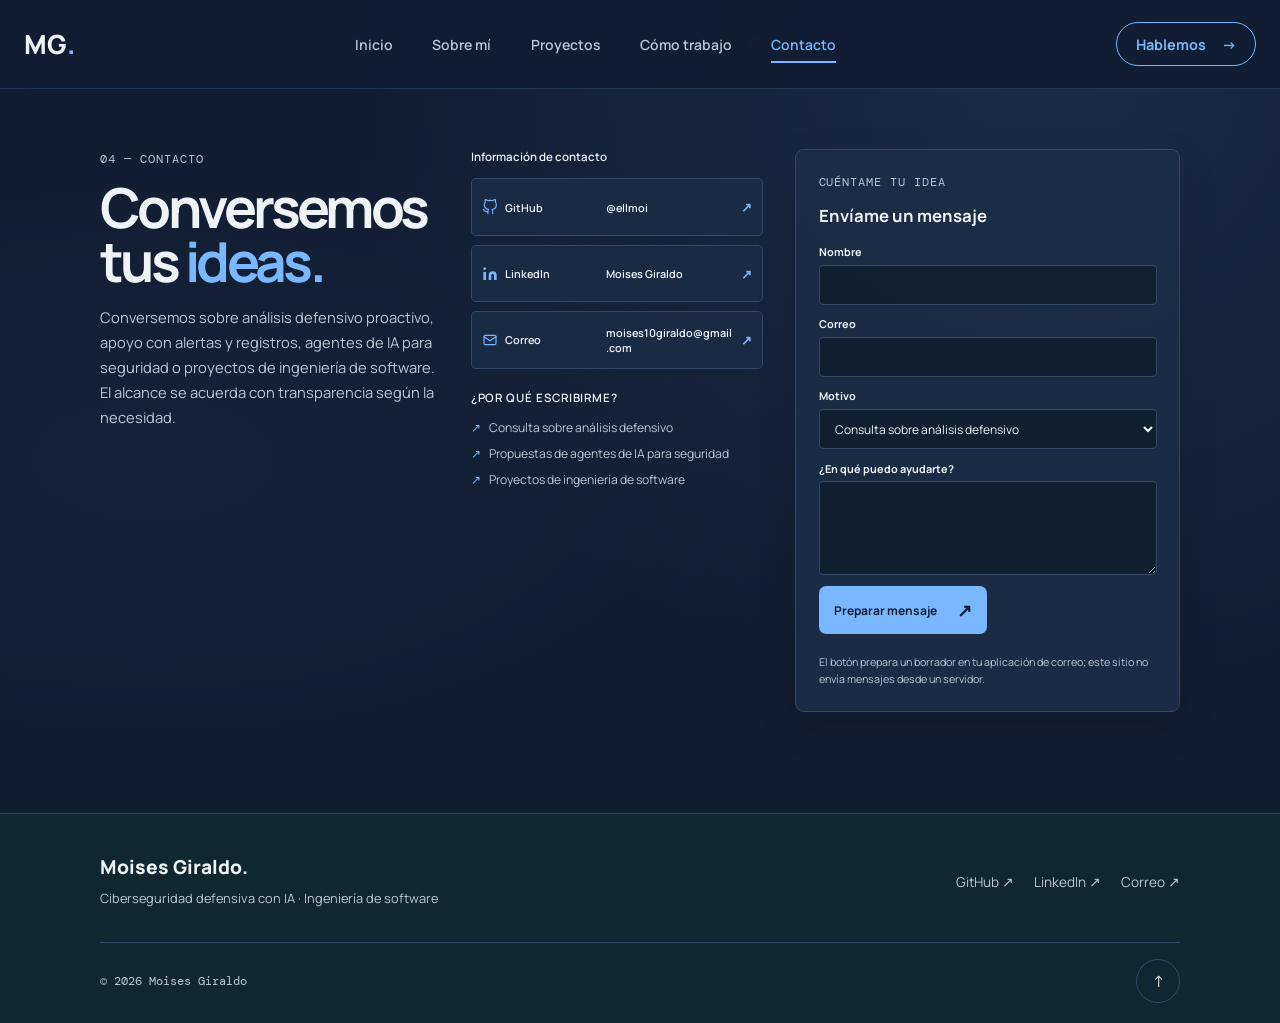
<file: contacto.html>
<!doctype html>
<html lang="es">
  <head>
    <meta charset="utf-8">
    <meta name="viewport" content="width=device-width, initial-scale=1">
    <meta name="theme-color" content="#111d31">
    <meta name="description" content="Contacta a Moises Giraldo para conversar sobre análisis defensivo proactivo, agentes de IA o ingeniería de software.">
    <title>Contacto | Moises Giraldo</title>
    <link rel="stylesheet" href="css/styles.css">
    <script src="js/app.js" defer></script>
    <script src="js/contacto.js" defer></script>
    <link rel="stylesheet" href="css/visual.css">
  </head>
  <body>
    <a class="skip-link" href="#contenido">Saltar al contenido</a>
    <header class="site-header">
      <div class="header-inner">
        <a class="wordmark" href="index.html" aria-label="Moises Giraldo, ir al inicio">MG<span>.</span></a>
        <button class="menu-toggle" type="button" aria-expanded="false" aria-controls="site-nav" aria-label="Abrir menú"><span></span><span></span></button>
        <nav class="site-nav" id="site-nav" aria-label="Navegación principal">
          <a href="index.html">Inicio</a><a href="sobre-mi.html">Sobre mí</a>
          <a href="proyectos.html">Proyectos</a>
          <a href="como-trabajo.html">Cómo trabajo</a><a href="contacto.html" aria-current="page">Contacto</a>
        </nav>
        <a class="header-cta" href="contacto.html">Hablemos <span aria-hidden="true">→</span></a>
      </div>
    </header>
    <main id="contenido" class="contact-page">
      <div class="contact-page-layout">
        <section class="contact-intro" aria-labelledby="page-title">
          <p class="eyebrow">04 — Contacto</p>
          <h1 id="page-title">Conversemos<br>tus <span>ideas.</span></h1>
          <p>Conversemos sobre análisis defensivo proactivo, apoyo con alertas y registros, agentes de IA para seguridad o proyectos de ingeniería de software. El alcance se acuerda con transparencia según la necesidad.</p>
        </section>
        <section class="contact-channels" aria-labelledby="contact-title">
          <h2 id="contact-title" class="contact-small-heading">Información de contacto</h2>
          <div class="contact-list" aria-label="Perfil profesional">
            <a class="contact-row" href="https://github.com/ellmoi" target="_blank" rel="noopener noreferrer"><span class="contact-label"><svg class="contact-icon" viewBox="0 0 24 24" aria-hidden="true"><path d="M9 19c-5 1.5-5-2.5-7-3m14 6v-3.87a3.37 3.37 0 0 0-.94-2.61c3.14-.35 6.44-1.54 6.44-7A5.44 5.44 0 0 0 20 4.77 5.07 5.07 0 0 0 19.91 1S18.73.65 16 2.48a13.38 13.38 0 0 0-7 0C6.27.65 5.09 1 5.09 1A5.07 5.07 0 0 0 5 4.77a5.44 5.44 0 0 0-1.5 3.78c0 5.42 3.3 6.61 6.44 7A3.37 3.37 0 0 0 9 18.13V22"/></svg>GitHub</span><span>@ellmoi</span><span aria-hidden="true">↗</span></a>
            <a class="contact-row" href="https://www.linkedin.com/in/moises-giraldo-7874b9283" target="_blank" rel="noopener noreferrer"><span class="contact-label"><svg class="contact-icon" viewBox="0 0 24 24" aria-hidden="true"><path d="M16 8a6 6 0 0 1 6 6v7h-4v-7a2 2 0 0 0-4 0v7h-4v-7a6 6 0 0 1 6-6ZM2 9h4v12H2z"/><circle cx="4" cy="4" r="2"/></svg>LinkedIn</span><span>Moises Giraldo</span><span aria-hidden="true">↗</span></a>
            <a class="contact-row" href="mailto:moises10giraldo@gmail.com"><span class="contact-label"><svg class="contact-icon" viewBox="0 0 24 24" aria-hidden="true"><rect x="3" y="5" width="18" height="14" rx="2"/><path d="m3 7 9 6 9-6"/></svg>Correo</span><span>moises10giraldo@gmail.com</span><span aria-hidden="true">↗</span></a>
          </div>
          <div class="contact-reasons">
            <p class="eyebrow">¿Por qué escribirme?</p>
            <ul><li>Consulta sobre análisis defensivo</li><li>Propuestas de agentes de IA para seguridad</li><li>Proyectos de ingeniería de software</li></ul>
          </div>
        </section>
        <section class="contact-form-panel" aria-labelledby="contact-form-title">
          <div class="contact-form-heading">
            <p class="eyebrow">Cuéntame tu idea</p>
            <h2 id="contact-form-title">Envíame un mensaje</h2>
          </div>
          <form class="contact-form" id="contact-form" action="mailto:moises10giraldo@gmail.com" method="post" enctype="text/plain">
          <div class="contact-field">
            <label for="contact-name">Nombre</label>
            <input id="contact-name" name="name" type="text" autocomplete="name" required>
          </div>
          <div class="contact-field">
            <label for="contact-email">Correo</label>
            <input id="contact-email" name="email" type="email" autocomplete="email" required>
          </div>
          <div class="contact-field">
            <label for="contact-reason">Motivo</label>
            <select id="contact-reason" name="reason" required>
              <option value="Consulta sobre análisis defensivo proactivo">Consulta sobre análisis defensivo</option>
              <option value="Cotización de servicio de análisis defensivo">Cotizar un servicio de análisis</option>
              <option value="Ingeniería de software o colaboración">Ingeniería de software o colaboración</option>
            </select>
          </div>
          <div class="contact-field contact-field-message">
            <label for="contact-message">¿En qué puedo ayudarte?</label>
            <textarea id="contact-message" name="message" rows="4" minlength="10" required></textarea>
          </div>
          <div class="contact-form-actions">
            <button class="button button-primary" type="submit">Preparar mensaje <span aria-hidden="true">↗</span></button>
            <p id="contact-form-status" class="contact-form-status" role="status" aria-live="polite"></p>
          </div>
          <p class="contact-form-note">El botón prepara un borrador en tu aplicación de correo; este sitio no envía mensajes desde un servidor.</p>
          </form>
        </section>
      </div>
    </main>
    <footer class="site-footer">
      <div class="footer-inner">
        <div class="footer-top">
          <div><a class="footer-name" href="index.html">Moises Giraldo<span aria-hidden="true">.</span></a><p>Ciberseguridad defensiva con IA · Ingeniería de software</p></div>
          <nav class="footer-links" aria-label="Perfiles y contacto">
            <a href="https://github.com/ellmoi" target="_blank" rel="noopener noreferrer">GitHub ↗</a>
            <a href="https://www.linkedin.com/in/moises-giraldo-7874b9283" target="_blank" rel="noopener noreferrer">LinkedIn ↗</a>
            <a href="mailto:moises10giraldo@gmail.com">Correo ↗</a>
          </nav>
        </div>
        <div class="footer-bottom"><span class="footer-copy">© <span id="year">2026</span> Moises Giraldo</span><a class="back-top" href="index.html" aria-label="Volver al inicio">↑</a></div>
      </div>
    </footer>
  </body>
</html>
</file>
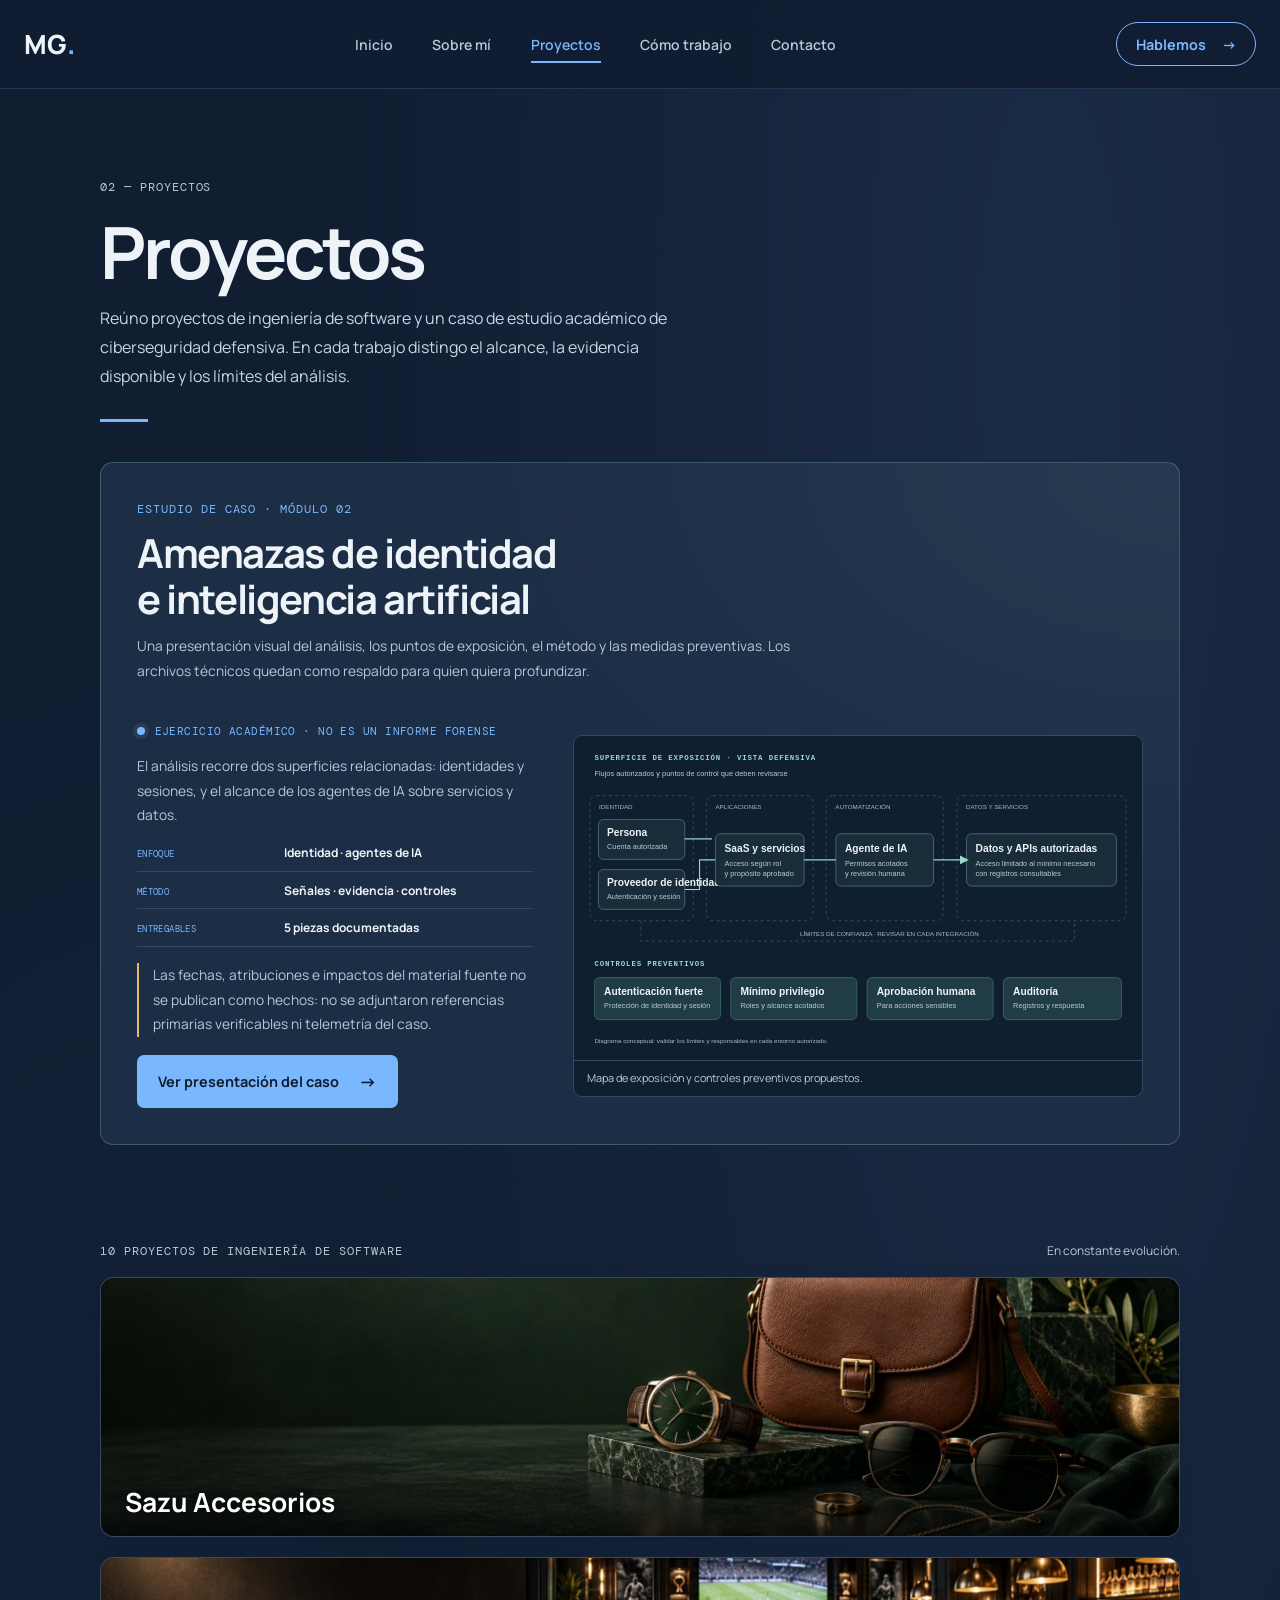
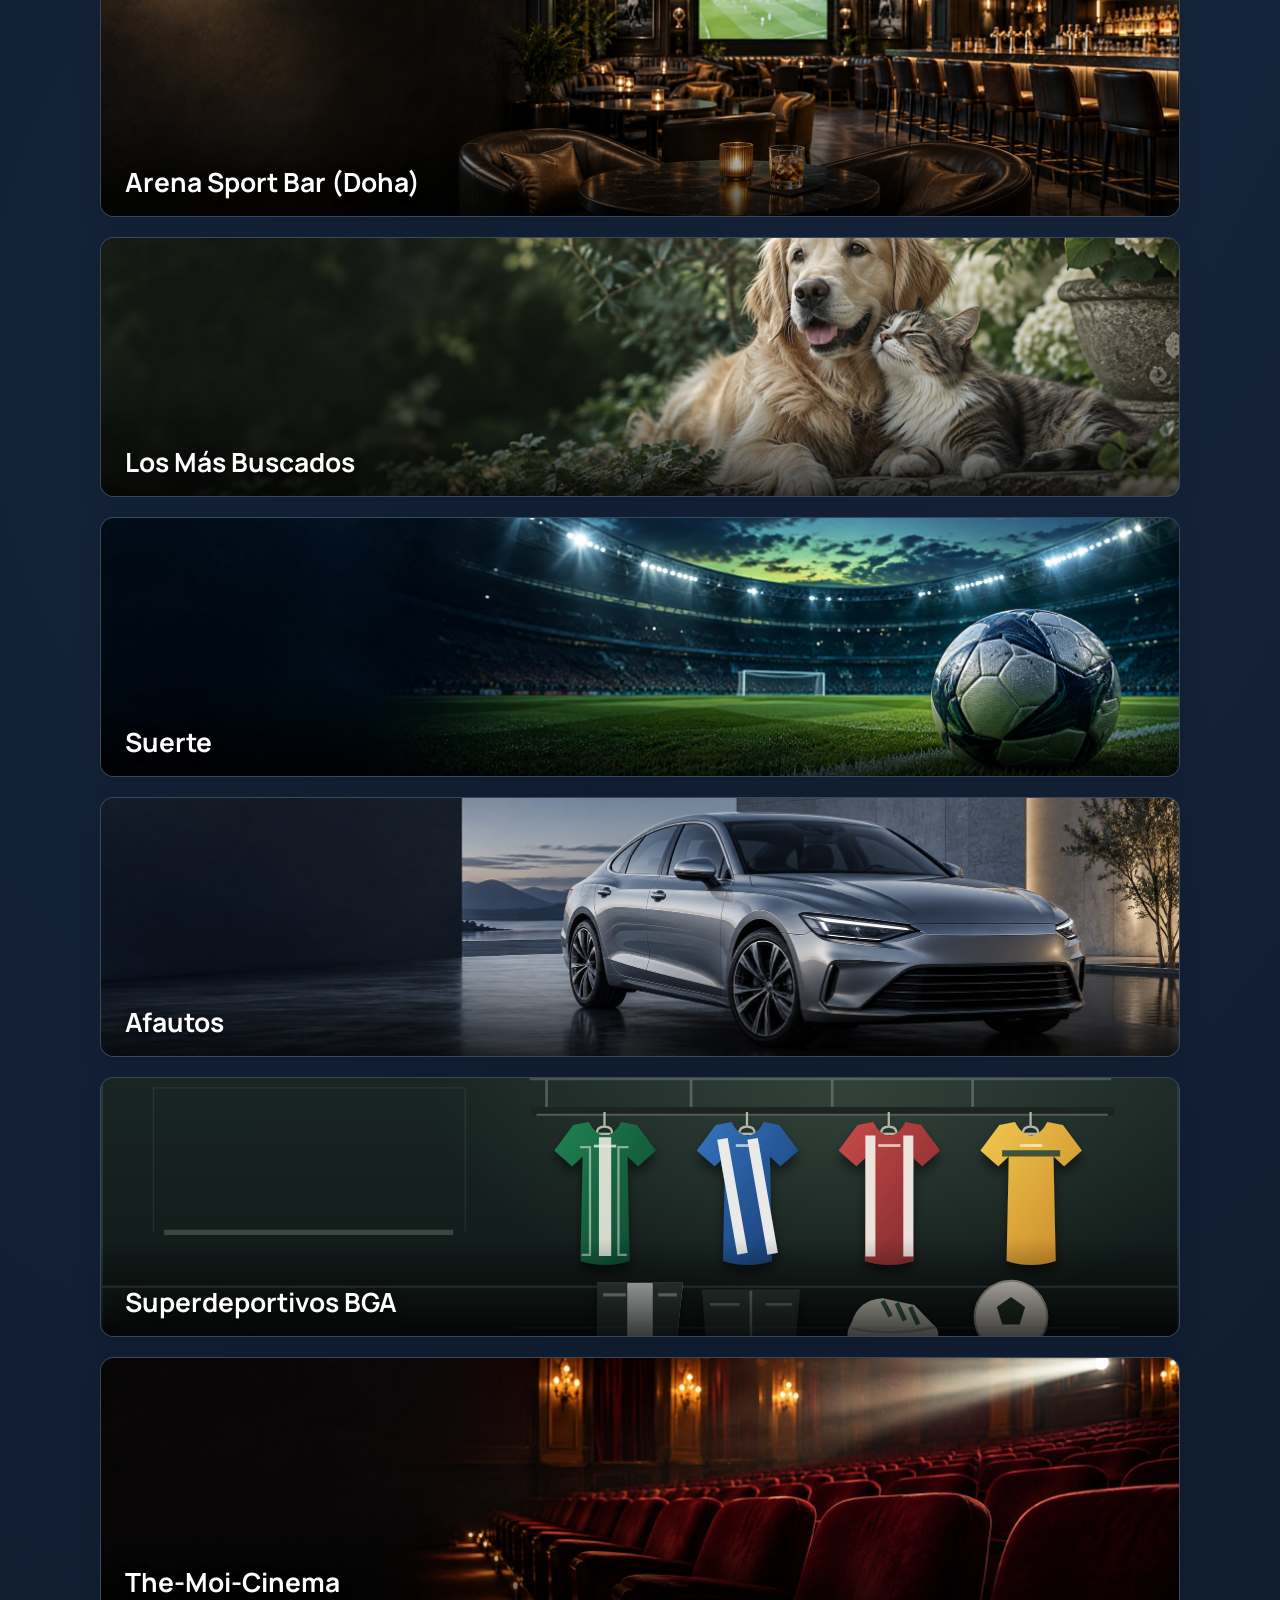
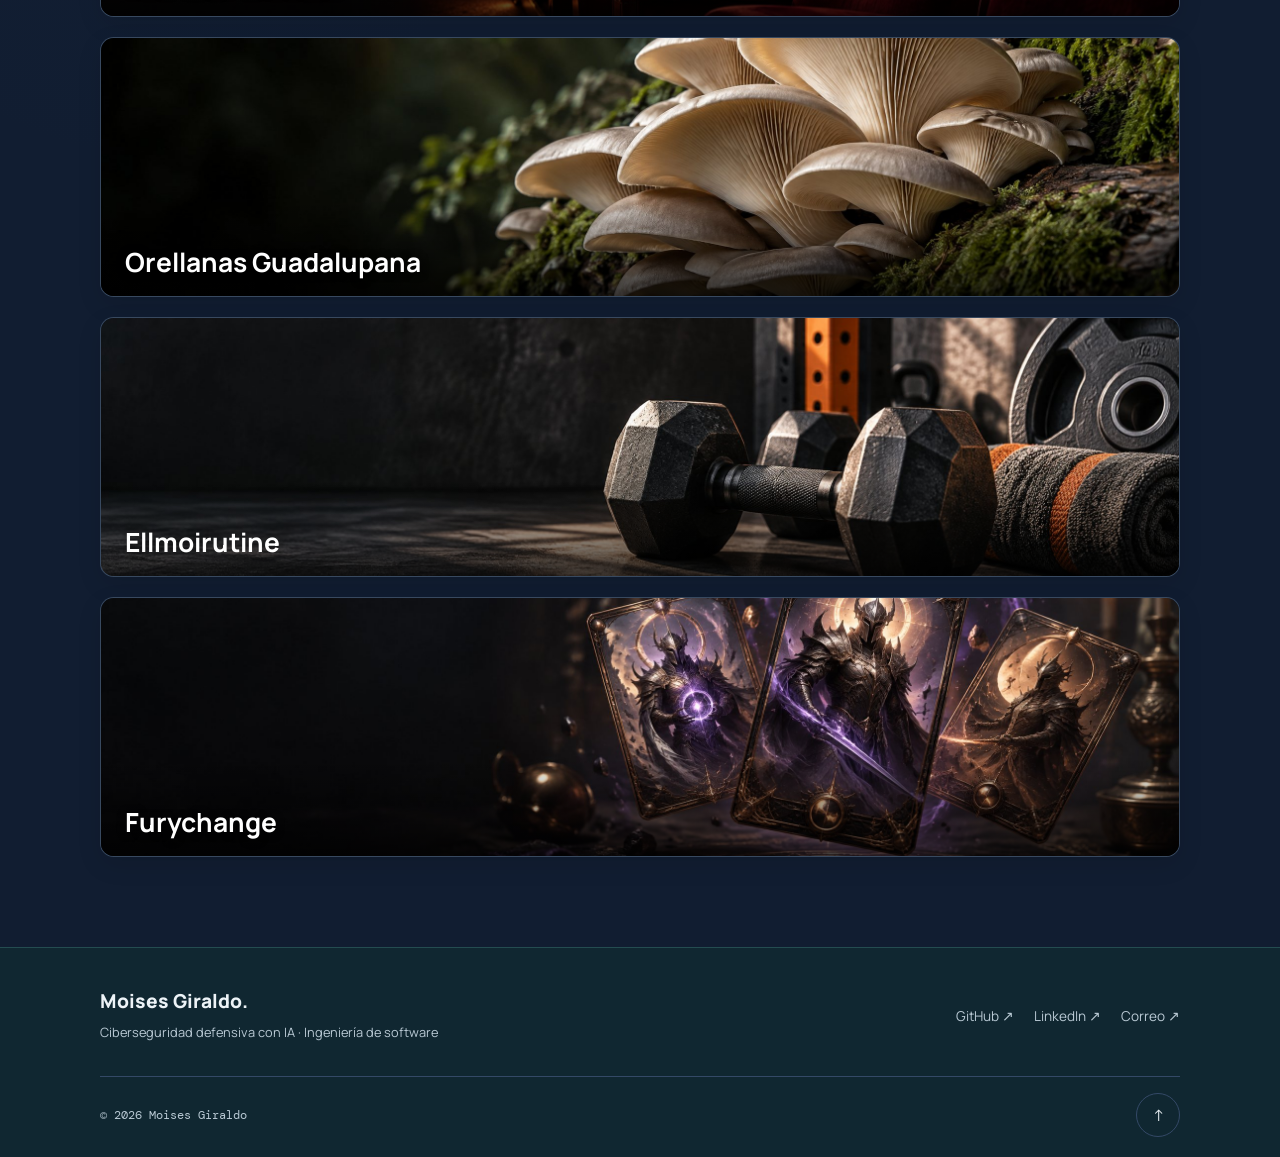
<file: proyectos.html>
<!doctype html>
<html lang="es">
  <head>
    <meta charset="utf-8">
    <meta name="viewport" content="width=device-width, initial-scale=1">
    <meta name="theme-color" content="#111d31">
    <meta name="description" content="Proyectos de ingeniería de software de Moises Giraldo y un caso de estudio de ciberseguridad defensiva con IA.">
    <title>Proyectos | Moises Giraldo</title>
    <link rel="stylesheet" href="css/styles.css">
    <script src="js/app.js" defer></script>
    <link rel="stylesheet" href="css/visual.css">
    <link rel="stylesheet" href="css/proyectos.css">
  </head>
  <body>
    <a class="skip-link" href="#contenido">Saltar al contenido</a>
    <header class="site-header">
      <div class="header-inner">
        <a class="wordmark" href="index.html" aria-label="Moises Giraldo, ir al inicio">MG<span>.</span></a>
        <button class="menu-toggle" type="button" aria-expanded="false" aria-controls="site-nav" aria-label="Abrir menú"><span></span><span></span></button>
        <nav class="site-nav" id="site-nav" aria-label="Navegación principal">
          <a href="index.html">Inicio</a><a href="sobre-mi.html">Sobre mí</a>
          <a href="proyectos.html" aria-current="page">Proyectos</a>
          <a href="como-trabajo.html">Cómo trabajo</a><a href="contacto.html">Contacto</a>
        </nav>
        <a class="header-cta" href="contacto.html">Hablemos <span aria-hidden="true">→</span></a>
      </div>
    </header>
    <main id="contenido">
      <section class="page-intro section-wrap" aria-labelledby="page-title">
        <p class="eyebrow">02 — Proyectos</p>
        <h1 class="page-title" id="page-title">Proyectos</h1>
        <p class="page-description">Reúno proyectos de ingeniería de software y un caso de estudio académico de ciberseguridad defensiva. En cada trabajo distingo el alcance, la evidencia disponible y los límites del análisis.</p>
      </section>
      <section class="security-case-study section-wrap" id="caso-identidad-ia" aria-labelledby="case-study-title">
        <div class="security-case-study-heading">
          <p class="eyebrow">Estudio de caso · Módulo 02</p>
          <h2 id="case-study-title">Amenazas de identidad e inteligencia artificial</h2>
          <p>Una presentación visual del análisis, los puntos de exposición, el método y las medidas preventivas. Los archivos técnicos quedan como respaldo para quien quiera profundizar.</p>
        </div>
        <div class="case-study-overview">
          <div class="case-study-copy">
            <p class="case-study-status"><span aria-hidden="true"></span> Ejercicio académico · No es un informe forense</p>
            <p>El análisis recorre dos superficies relacionadas: identidades y sesiones, y el alcance de los agentes de IA sobre servicios y datos.</p>
            <ul class="case-study-highlights" aria-label="Resumen del caso">
              <li><span>ENFOQUE</span><strong>Identidad · agentes de IA</strong></li>
              <li><span>MÉTODO</span><strong>Señales · evidencia · controles</strong></li>
              <li><span>ENTREGABLES</span><strong>5 piezas documentadas</strong></li>
            </ul>
            <p class="case-study-limitation">Las fechas, atribuciones e impactos del material fuente no se publican como hechos: no se adjuntaron referencias primarias verificables ni telemetría del caso.</p>
            <a class="button button-primary case-study-cta" href="analisis-amenazas.html">Ver presentación del caso <span aria-hidden="true">→</span></a>
          </div>
          <figure class="case-study-map">
            <img src="docs/ciberseguridad/modulo-02/mapa-exposicion.svg" alt="Mapa de exposición entre identidad, aplicaciones, agente de IA y datos, con controles defensivos">
            <ol class="case-study-flow" aria-label="Componentes y controles del mapa de exposición">
              <li><strong>Identidad</strong><span>Cuenta, autenticación y sesión con protección adecuada.</span></li>
              <li><strong>Aplicaciones</strong><span>Acceso según rol y propósito aprobado.</span></li>
              <li><strong>Agente de IA</strong><span>Permisos acotados y revisión humana para acciones sensibles.</span></li>
              <li><strong>Datos y servicios</strong><span>Acceso mínimo necesario, con registros consultables.</span></li>
            </ol>
            <figcaption>Mapa de exposición y controles preventivos propuestos.</figcaption>
          </figure>
        </div>
      </section>
      <section class="repository-gallery section-wrap" id="proyectos" aria-label="Todos los proyectos">
        <div class="repository-gallery-heading"><p class="eyebrow">10 proyectos de ingeniería de software</p><p>En constante evolución.</p></div>
        <div class="repository-cover-list">
          <article class="repository-cover" data-project="sazu" data-project-page="https://ellmoi.github.io/sazu-accesorios/" data-project-repository="https://github.com/ellmoi/sazu-accesorios">
            <a class="repository-cover-link" href="proyecto.html?proyecto=sazu" aria-labelledby="title-sazu">
              <img class="repository-cover-image" src="assets/portada-sazu.jpg" alt="" width="1600" height="540" loading="eager" decoding="async">
              <div class="repository-cover-content"><span class="repository-index">01 / PROYECTO</span><h2 id="title-sazu">Sazu Accesorios</h2><p>Tienda de accesorios · Demostración sin pagos reales</p><ul class="repository-tech" aria-label="Tecnologías utilizadas"><li>HTML</li><li>CSS</li><li>JavaScript</li></ul><span class="repository-open">Ver proyecto <span aria-hidden="true">↗</span></span></div>
            </a>
          </article>
          <article class="repository-cover" data-project="arena" data-project-page="https://ellmoi.github.io/ArenaEspotsBar/" data-project-repository="https://github.com/ellmoi/ArenaEspotsBar">
            <a class="repository-cover-link" href="proyecto.html?proyecto=arena" aria-labelledby="title-arena">
              <img class="repository-cover-image" src="assets/portada-arena.jpg" alt="" width="1600" height="540" loading="lazy" decoding="async">
              <div class="repository-cover-content"><span class="repository-index">02 / PROYECTO</span><h2 id="title-arena">Arena Sport Bar (Doha)</h2><p>Deporte, comida y bebidas</p><ul class="repository-tech" aria-label="Tecnologías utilizadas"><li>HTML</li><li>CSS</li><li>JavaScript</li></ul><span class="repository-open">Ver proyecto <span aria-hidden="true">↗</span></span></div>
            </a>
          </article>
          <article class="repository-cover" data-project="buscados" data-project-page="https://ellmoi.github.io/Los-mas-buscados/" data-project-repository="https://github.com/ellmoi/Los-mas-buscados">
            <a class="repository-cover-link" href="proyecto.html?proyecto=buscados" aria-labelledby="title-buscados">
              <img class="repository-cover-image" src="assets/portada-buscados.jpg" alt="" width="1600" height="540" loading="lazy" decoding="async">
              <div class="repository-cover-content"><span class="repository-index">03 / PROYECTO</span><h2 id="title-buscados">Los Más Buscados</h2><p>Comunidad e información sobre animales</p><ul class="repository-tech" aria-label="Tecnologías utilizadas"><li>HTML</li><li>JavaScript</li></ul><span class="repository-open">Ver proyecto <span aria-hidden="true">↗</span></span></div>
            </a>
          </article>
          <article class="repository-cover" data-project="suerte" data-project-page="https://ellmoi.github.io/suerte/" data-project-repository="https://github.com/ellmoi/suerte">
            <a class="repository-cover-link" href="proyecto.html?proyecto=suerte" aria-labelledby="title-suerte">
              <img class="repository-cover-image" src="assets/portada-suerte.jpg" alt="" width="1600" height="540" loading="lazy" decoding="async">
              <div class="repository-cover-content"><span class="repository-index">04 / PROYECTO</span><h2 id="title-suerte">Suerte</h2><p>Plataforma deportiva · Apuestas y premios ficticios</p><ul class="repository-tech" aria-label="Tecnologías utilizadas"><li>HTML</li><li>CSS</li><li>JavaScript</li></ul><span class="repository-open">Ver proyecto <span aria-hidden="true">↗</span></span></div>
            </a>
          </article>
          <article class="repository-cover" data-project="afautos" data-project-repository="https://github.com/ellmoi/Afautos">
            <a class="repository-cover-link" href="proyecto.html?proyecto=afautos" aria-labelledby="title-afautos">
              <img class="repository-cover-image" src="assets/portada-afautos.jpg" alt="" width="1600" height="540" loading="lazy" decoding="async">
              <div class="repository-cover-content"><span class="repository-index">05 / PROYECTO</span><h2 id="title-afautos">Afautos</h2><p>Repositorio de proyecto</p><span class="repository-open">Ver proyecto <span aria-hidden="true">↗</span></span></div>
            </a>
          </article>
          <article class="repository-cover" data-project="superdeportivos" data-project-page="https://ellmoi.github.io/SuperDeportivosBGA/" data-project-repository="https://github.com/ellmoi/SuperDeportivosBGA">
            <a class="repository-cover-link" href="proyecto.html?proyecto=superdeportivos" aria-labelledby="title-superdeportivos">
              <img class="repository-cover-image" src="assets/portada-superdeportivos.svg" alt="" width="1600" height="540" loading="lazy" decoding="async">
              <div class="repository-cover-content"><span class="repository-index">06 / PROYECTO</span><h2 id="title-superdeportivos">Superdeportivos BGA</h2><p>Demo en revisión</p><span class="repository-open">Ver proyecto <span aria-hidden="true">↗</span></span></div>
            </a>
          </article>
          <article class="repository-cover" data-project="cinema" data-project-page="https://ellmoi.github.io/Cartelera-Proyect-moises-giraldo/?view=home" data-project-repository="https://github.com/ellmoi/Cartelera-Proyect-moises-giraldo.git">
            <a class="repository-cover-link" href="proyecto.html?proyecto=cinema" aria-labelledby="title-cinema">
              <img class="repository-cover-image" src="assets/portada-cinema.jpg" alt="" width="1600" height="540" loading="lazy" decoding="async">
              <div class="repository-cover-content"><span class="repository-index">07 / PROYECTO</span><h2 id="title-cinema">The-Moi-Cinema</h2><p>Repositorio de proyecto</p><span class="repository-open">Ver proyecto <span aria-hidden="true">↗</span></span></div>
            </a>
          </article>
          <article class="repository-cover" data-project="orellanas" data-project-page="https://ellmoi.github.io/orellanas-guadalupana/" data-project-repository="https://github.com/ellmoi/orellanas-guadalupana">
            <a class="repository-cover-link" href="proyecto.html?proyecto=orellanas" aria-labelledby="title-orellanas">
              <img class="repository-cover-image" src="assets/portada-orellanas.jpg" alt="" width="1600" height="540" loading="lazy" decoding="async">
              <div class="repository-cover-content"><span class="repository-index">08 / PROYECTO</span><h2 id="title-orellanas">Orellanas Guadalupana</h2><p>Repositorio de proyecto</p><span class="repository-open">Ver proyecto <span aria-hidden="true">↗</span></span></div>
            </a>
          </article>
          <article class="repository-cover" data-project="rutina" data-project-repository="https://github.com/ellmoi/rutina-profesional-de-calidad.git">
            <a class="repository-cover-link" href="proyecto.html?proyecto=rutina" aria-labelledby="title-rutina">
              <img class="repository-cover-image" src="assets/portada-rutina.jpg" alt="" width="1600" height="540" loading="lazy" decoding="async">
              <div class="repository-cover-content"><span class="repository-index">09 / PROYECTO</span><h2 id="title-rutina">Ellmoirutine</h2><p>Repositorio de proyecto</p><span class="repository-open">Ver proyecto <span aria-hidden="true">↗</span></span></div>
            </a>
          </article>
          <article class="repository-cover" data-project="furychange" data-project-page="https://ellmoi.github.io/combate-de-cartas-moises/" data-project-repository="https://github.com/ellmoi/combate-de-cartas-moises">
            <a class="repository-cover-link" href="proyecto.html?proyecto=furychange" aria-labelledby="title-furychange">
              <img class="repository-cover-image" src="assets/portada-furychange.jpg" alt="" width="1600" height="540" loading="lazy" decoding="async">
              <div class="repository-cover-content"><span class="repository-index">10 / PROYECTO</span><h2 id="title-furychange">Furychange</h2><p>Repositorio de proyecto</p><span class="repository-open">Ver proyecto <span aria-hidden="true">↗</span></span></div>
            </a>
          </article>
        </div>
      </section>
    </main>
    <footer class="site-footer">
      <div class="footer-inner">
        <div class="footer-top">
          <div><a class="footer-name" href="index.html">Moises Giraldo<span aria-hidden="true">.</span></a><p>Ciberseguridad defensiva con IA · Ingeniería de software</p></div>
          <nav class="footer-links" aria-label="Perfiles y contacto">
            <a href="https://github.com/ellmoi" target="_blank" rel="noopener noreferrer">GitHub ↗</a>
            <a href="https://www.linkedin.com/in/moises-giraldo-7874b9283" target="_blank" rel="noopener noreferrer">LinkedIn ↗</a>
            <a href="mailto:moises10giraldo@gmail.com">Correo ↗</a>
          </nav>
        </div>
        <div class="footer-bottom"><span class="footer-copy">© <span id="year">2026</span> Moises Giraldo</span><a class="back-top" href="index.html" aria-label="Volver al inicio">↑</a></div>
      </div>
    </footer>
  </body>
</html>
</file>
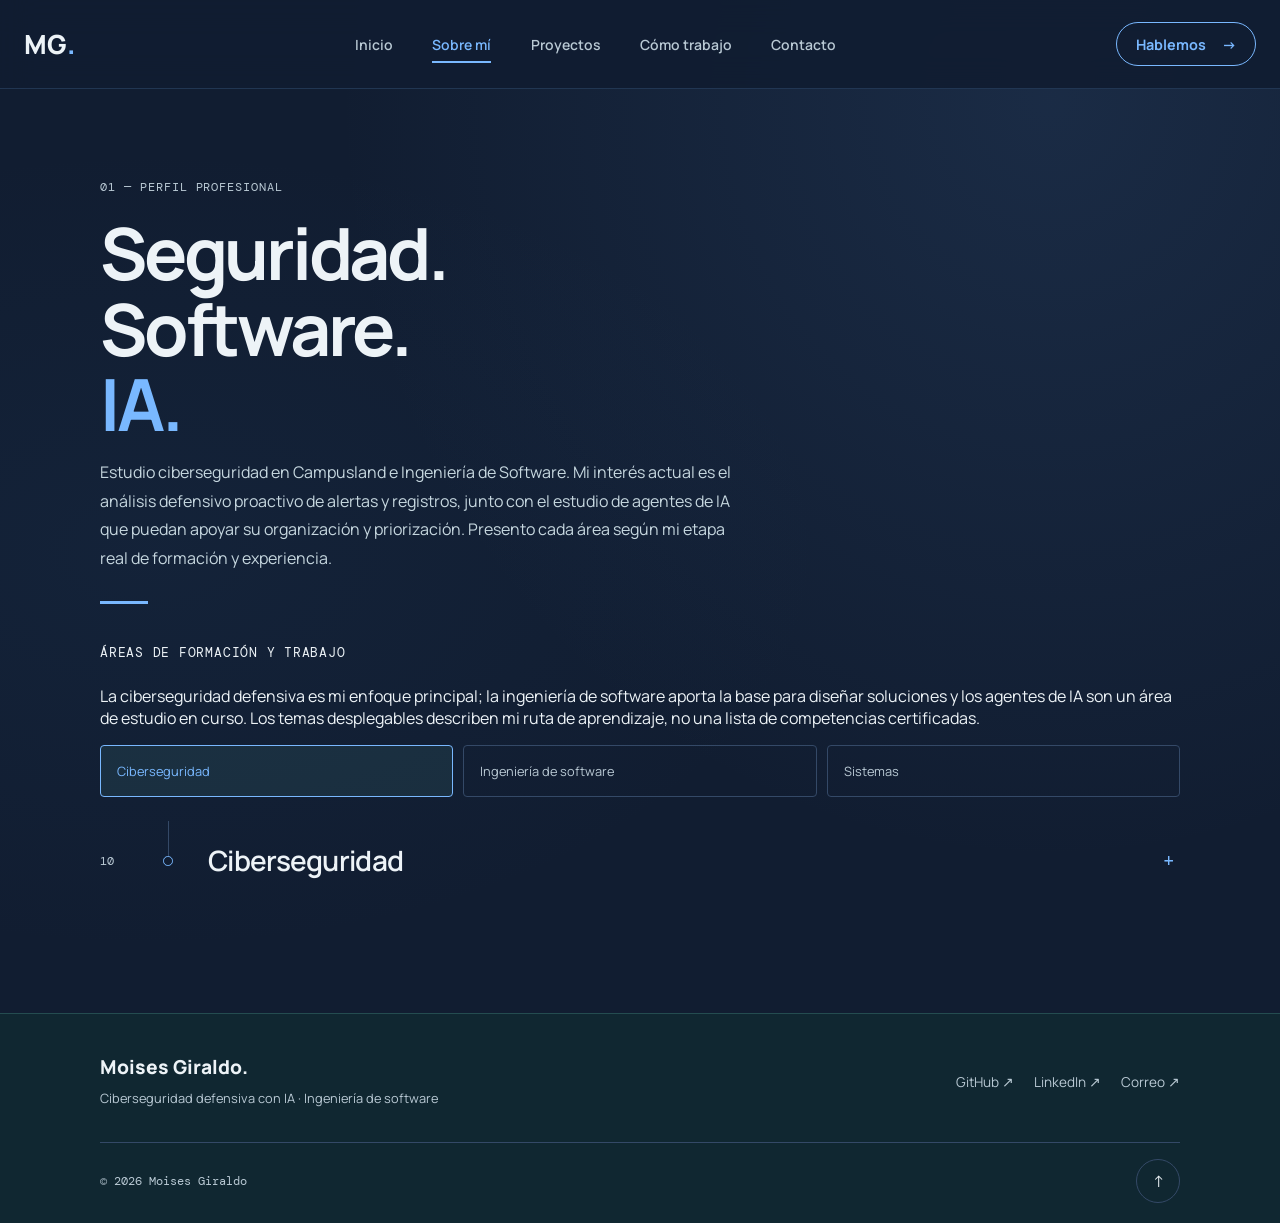
<file: sobre-mi.html>
<!doctype html>
<html lang="es">
  <head>
    <meta charset="utf-8">
    <meta name="viewport" content="width=device-width, initial-scale=1">
    <meta name="theme-color" content="#111d31">
    <meta name="description" content="Conoce la formación de Moises Giraldo en ciberseguridad defensiva, agentes de IA e ingeniería de software.">
    <title>Sobre mí | Moises Giraldo · Ciberseguridad defensiva</title>
    <link rel="stylesheet" href="css/styles.css">
    <script src="js/app.js" defer></script>
    <link rel="stylesheet" href="css/visual.css">
    <link rel="stylesheet" href="css/ruta.css">
    <script src="js/ruta.js" defer></script>
  </head>
  <body>
    <a class="skip-link" href="#contenido">Saltar al contenido</a>
    <header class="site-header">
      <div class="header-inner">
        <a class="wordmark" href="index.html" aria-label="Moises Giraldo, ir al inicio">MG<span>.</span></a>
        <button class="menu-toggle" type="button" aria-expanded="false" aria-controls="site-nav" aria-label="Abrir menú"><span></span><span></span></button>
        <nav class="site-nav" id="site-nav" aria-label="Navegación principal">
          <a href="index.html">Inicio</a><a href="sobre-mi.html" aria-current="page">Sobre mí</a>
          <a href="proyectos.html">Proyectos</a>
          <a href="como-trabajo.html">Cómo trabajo</a><a href="contacto.html">Contacto</a>
        </nav>
        <a class="header-cta" href="contacto.html">Hablemos <span aria-hidden="true">→</span></a>
      </div>
    </header>
    <main id="contenido" class="learning-page">
      <section class="page-intro section-wrap" aria-labelledby="page-title">
        <p class="eyebrow">01 — Perfil profesional</p>
        <h1 class="page-title" id="page-title">Seguridad.<br>Software.<br><span>IA.</span></h1>
        <p class="page-description">Estudio ciberseguridad en Campusland e Ingeniería de Software. Mi interés actual es el análisis defensivo proactivo de alertas y registros, junto con el estudio de agentes de IA que puedan apoyar su organización y priorización. Presento cada área según mi etapa real de formación y experiencia.</p>
      </section>
      <section class="learning-route section-wrap page-content" aria-labelledby="about-title">
        <div class="route-heading"><h2 id="about-title">Áreas de formación y trabajo</h2></div>
        <p class="route-intro">La ciberseguridad defensiva es mi enfoque principal; la ingeniería de software aporta la base para diseñar soluciones y los agentes de IA son un área de estudio en curso. Los temas desplegables describen mi ruta de aprendizaje, no una lista de competencias certificadas.</p>
        <div class="route-category-menu" role="tablist" aria-label="Áreas técnicas">
          <button class="route-category-tab" id="route-tab-ciberseguridad" type="button" role="tab" aria-selected="true" aria-controls="route-panel" tabindex="0" data-route-category="ciberseguridad">Ciberseguridad</button>
          <button class="route-category-tab" id="route-tab-software" type="button" role="tab" aria-selected="false" aria-controls="route-panel" tabindex="-1" data-route-category="software">Ingeniería de software</button>
          <button class="route-category-tab" id="route-tab-sistemas" type="button" role="tab" aria-selected="false" aria-controls="route-panel" tabindex="-1" data-route-category="sistemas">Sistemas</button>
        </div>
        <div class="route-panel" id="route-panel" role="tabpanel" aria-labelledby="route-tab-ciberseguridad" tabindex="0">
        <ol class="route-track">
          <li class="route-stop" data-route-category="software">
            <details class="route-node" id="ruta-web" name="learning-route">
              <summary aria-controls="detail-web"><span class="route-number">01</span><span class="route-dot" aria-hidden="true"></span><span class="route-name">Desarrollo Web</span><span class="route-expand" aria-hidden="true">+</span></summary>
              <div class="route-detail" id="detail-web">

                <p class="route-status">Aplicado en proyectos</p>
                <p class="route-description">Desarrollo de interfaces con HTML semántico, CSS adaptable y criterios de accesibilidad.</p>
                <ul class="route-topics"><li>HTML</li><li>CSS</li><li>Responsive Design</li><li>Semántica HTML</li><li>Accesibilidad</li><li>Interfaces web</li></ul>

                <div class="route-relations" aria-label="Áreas relacionadas"><a href="#ruta-javascript" data-route-target="ruta-javascript">Desarrollo Web → JavaScript</a></div>

              </div>
            </details>
          </li>
          <li class="route-stop" data-route-category="software">
            <details class="route-node" id="ruta-javascript" name="learning-route">
              <summary aria-controls="detail-javascript"><span class="route-number">02</span><span class="route-dot" aria-hidden="true"></span><span class="route-name">JavaScript</span><span class="route-expand" aria-hidden="true">+</span></summary>
              <div class="route-detail" id="detail-javascript">

                <p class="route-status">Aplicado en proyectos</p>
                <p class="route-description">Interactividad y lógica del navegador para dar comportamiento a las interfaces.</p>
                <ul class="route-topics"><li>Fundamentos</li><li>Lógica</li><li>DOM</li><li>Eventos</li><li>Módulos</li><li>APIs</li><li>JSON · Formato e intercambio de datos</li><li>localStorage · Persistencia en el navegador</li></ul>



              </div>
            </details>
          </li>
          <li class="route-stop" data-route-category="software">
            <details class="route-node" id="ruta-python" name="learning-route">
              <summary aria-controls="detail-python"><span class="route-number">03</span><span class="route-dot" aria-hidden="true"></span><span class="route-name">Python</span><span class="route-expand" aria-hidden="true">+</span></summary>
              <div class="route-detail" id="detail-python">

                <p class="route-status">En formación</p>
                <p class="route-description">Fundamentos de programación para resolver problemas y automatizar tareas.</p>
                <ul class="route-topics"><li>Fundamentos</li><li>Estructuras de datos</li><li>Funciones</li><li>POO</li><li>Manejo de archivos</li><li>Automatización</li><li>Resolución de problemas</li></ul>

                <div class="route-relations" aria-label="Áreas relacionadas"><a href="#ruta-ia" data-route-target="ruta-ia">Python → Python + IA</a></div>

              </div>
            </details>
          </li>
          <li class="route-stop" data-route-category="software">
            <details class="route-node" id="ruta-datos" name="learning-route">
              <summary aria-controls="detail-datos"><span class="route-number">04</span><span class="route-dot" aria-hidden="true"></span><span class="route-name">Bases de Datos</span><span class="route-expand" aria-hidden="true">+</span></summary>
              <div class="route-detail" id="detail-datos">

                <p class="route-status">En formación</p>
                <p class="route-description">Organización y consulta de datos relacionales con SQL y MySQL.</p>
                <ul class="route-topics"><li>Modelado de datos</li><li>Consultas SQL</li><li>MySQL</li><li>Relaciones</li><li>CRUD</li><li>JOIN</li><li>GROUP BY</li></ul>

                <div class="route-relations" aria-label="Áreas relacionadas"><a href="#ruta-python" data-route-target="ruta-python">Bases de Datos → Python</a><a href="#ruta-spring" data-route-target="ruta-spring">Bases de Datos → Spring Boot</a></div>

              </div>
            </details>
          </li>
          <li class="route-stop" data-route-category="software">
            <details class="route-node" id="ruta-ia" name="learning-route">
              <summary aria-controls="detail-ia"><span class="route-number">05</span><span class="route-dot" aria-hidden="true"></span><span class="route-name">Python + IA</span><span class="route-expand" aria-hidden="true">+</span></summary>
              <div class="route-detail" id="detail-ia">
                <p class="route-status">En formación</p>
                <p class="route-description">Exploración de fundamentos de inteligencia artificial y del uso de Python para trabajar con datos e integrar modelos en aplicaciones.</p>
                <ul class="route-topics"><li>Python aplicado</li><li>Manejo de datos</li><li>Fundamentos de Inteligencia Artificial</li><li>Modelos</li><li>Integración de IA en aplicaciones</li></ul>

                <div class="route-relations" aria-label="Áreas relacionadas"><a href="#ruta-python" data-route-target="ruta-python">Conecta con Python</a></div>

              </div>
            </details>
          </li>
          <li class="route-stop" data-route-category="software">
            <details class="route-node" id="ruta-java" name="learning-route">
              <summary aria-controls="detail-java"><span class="route-number">06</span><span class="route-dot" aria-hidden="true"></span><span class="route-name">Java</span><span class="route-expand" aria-hidden="true">+</span></summary>
              <div class="route-detail" id="detail-java">
                <p class="route-status">Siguiente etapa</p>
                <p class="route-description">Próxima etapa de estudio: programación orientada a objetos y desarrollo de aplicaciones con Java.</p>
                <ul class="route-topics"><li>Fundamentos</li><li>Sintaxis</li><li>POO</li><li>Estructuras</li><li>Aplicaciones</li></ul>

                <div class="route-relations" aria-label="Áreas relacionadas"><a href="#ruta-spring" data-route-target="ruta-spring">Java → Spring Boot</a></div>

              </div>
            </details>
          </li>
          <li class="route-stop" data-route-category="software">
            <details class="route-node" id="ruta-spring" name="learning-route">
              <summary aria-controls="detail-spring"><span class="route-number">07</span><span class="route-dot" aria-hidden="true"></span><span class="route-name">Spring Boot</span><span class="route-expand" aria-hidden="true">+</span></summary>
              <div class="route-detail" id="detail-spring">
                <p class="route-status">Después de Java</p>
                <p class="route-description">Objetivo posterior a Java: aplicar Spring Boot al desarrollo backend y a la creación de APIs REST.</p>
                <ul class="route-topics"><li>Fundamentos de Spring Boot</li><li>Arquitectura por capas</li><li>APIs REST</li><li>Controladores</li><li>Servicios</li><li>Repositorios</li><li>Inyección de dependencias</li><li>Spring Data JPA</li><li>Conexión con bases de datos</li><li>CRUD</li><li>Peticiones HTTP</li></ul>

                <div class="route-relations" aria-label="Áreas relacionadas"><a href="#ruta-java" data-route-target="ruta-java">Java → Spring Boot</a><a href="#ruta-datos" data-route-target="ruta-datos">Conecta con Bases de Datos</a></div>

              </div>
            </details>
          </li>
          <li class="route-stop" data-route-category="sistemas">
            <details class="route-node" id="ruta-sistemas" name="learning-route">
              <summary aria-controls="detail-sistemas"><span class="route-number">08</span><span class="route-dot" aria-hidden="true"></span><span class="route-name">Sistemas</span><span class="route-expand" aria-hidden="true">+</span></summary>
              <div class="route-detail" id="detail-sistemas">

                <p class="route-status">Área de aprendizaje</p>
                <p class="route-description">Fundamentos de sistemas operativos, línea de comandos, archivos y permisos.</p>
                <ul class="route-topics"><li>Linux</li><li>Windows</li><li>CLI</li><li>Sistema de archivos</li><li>Permisos</li><li>Instalación y configuración</li><li>Troubleshooting básico</li></ul>

                <div class="route-relations" aria-label="Áreas relacionadas"><a href="#ruta-seguridad" data-route-target="ruta-seguridad">Sistemas → Ciberseguridad</a></div>

              </div>
            </details>
          </li>
          <li class="route-stop" data-route-category="sistemas">
            <details class="route-node" id="ruta-herramientas" name="learning-route">
              <summary aria-controls="detail-herramientas"><span class="route-number">09</span><span class="route-dot" aria-hidden="true"></span><span class="route-name">Herramientas</span><span class="route-expand" aria-hidden="true">+</span></summary>
              <div class="route-detail" id="detail-herramientas">

                <p class="route-status">Uso transversal</p>
                <p class="route-description">Herramientas de control de versiones y colaboración que acompañan el desarrollo de proyectos.</p>
                <ul class="route-topics"><li>Git</li><li>GitHub</li><li>Control de versiones</li><li>Ramas</li><li>Repositorios</li><li>Colaboración</li><li>Conventional Commits</li></ul>
                <p class="route-relation-note">↔ Herramientas transversales a toda la ruta.</p>


              </div>
            </details>
          </li>
          <li class="route-stop" data-route-category="ciberseguridad">
            <details class="route-node" id="ruta-seguridad" name="learning-route">
              <summary aria-controls="detail-seguridad"><span class="route-number">10</span><span class="route-dot" aria-hidden="true"></span><span class="route-name">Ciberseguridad</span><span class="route-expand" aria-hidden="true">+</span></summary>
              <div class="route-detail" id="detail-seguridad">
                <p class="route-status">Formación en curso · Campusland</p>
                <p class="route-description">Mi enfoque actual es la defensa: comprender señales de seguridad, analizar alertas y registros, y priorizar hallazgos. Esta ruta describe objetivos de aprendizaje, no competencias que doy por dominadas.</p>



                <ol class="cyber-route" aria-label="Ruta de aprendizaje en ciberseguridad">
                  <li><details class="cyber-node" name="cyber-route"><summary><span class="route-number">01</span><span>Fundamentos de seguridad</span><span class="route-expand" aria-hidden="true">+</span></summary><ul class="route-topics"><li>Confidencialidad, integridad y disponibilidad</li><li>Controles de seguridad</li><li>Riesgo y contexto</li></ul></details></li>
                  <li><details class="cyber-node" name="cyber-route"><summary><span class="route-number">02</span><span>Análisis defensivo</span><span class="route-expand" aria-hidden="true">+</span></summary><ul class="route-topics"><li>Alertas</li><li>Registros</li><li>Priorización de señales</li><li>Documentación de hallazgos</li></ul></details></li>
                  <li><details class="cyber-node" name="cyber-route"><summary><span class="route-number">03</span><span>Agentes de IA para seguridad</span><span class="route-expand" aria-hidden="true">+</span></summary><ul class="route-topics"><li>Apoyo al análisis de alertas y registros</li><li>Organización y priorización</li><li>Validación humana</li><li>Uso responsable de datos</li></ul></details></li>
                  <li><details class="cyber-node" name="cyber-route"><summary><span class="route-number">04</span><span>Práctica responsable</span><span class="route-expand" aria-hidden="true">+</span></summary><ul class="route-topics"><li>Alcance autorizado</li><li>Protección de la información</li><li>Registro de metodología y limitaciones</li><li>Aprendizaje en entornos controlados</li></ul></details></li>
                </ol>
              </div>
            </details>
          </li>
        </ol>
        </div>
      </section>
    </main>
    <footer class="site-footer">
      <div class="footer-inner">
        <div class="footer-top">
          <div><a class="footer-name" href="index.html">Moises Giraldo<span aria-hidden="true">.</span></a><p>Ciberseguridad defensiva con IA · Ingeniería de software</p></div>
          <nav class="footer-links" aria-label="Perfiles y contacto">
            <a href="https://github.com/ellmoi" target="_blank" rel="noopener noreferrer">GitHub ↗</a>
            <a href="https://www.linkedin.com/in/moises-giraldo-7874b9283" target="_blank" rel="noopener noreferrer">LinkedIn ↗</a>
            <a href="mailto:moises10giraldo@gmail.com">Correo ↗</a>
          </nav>
        </div>
        <div class="footer-bottom"><span class="footer-copy">© <span id="year">2026</span> Moises Giraldo</span><a class="back-top" href="index.html" aria-label="Volver al inicio">↑</a></div>
      </div>
    </footer>
  </body>
</html>
</file>
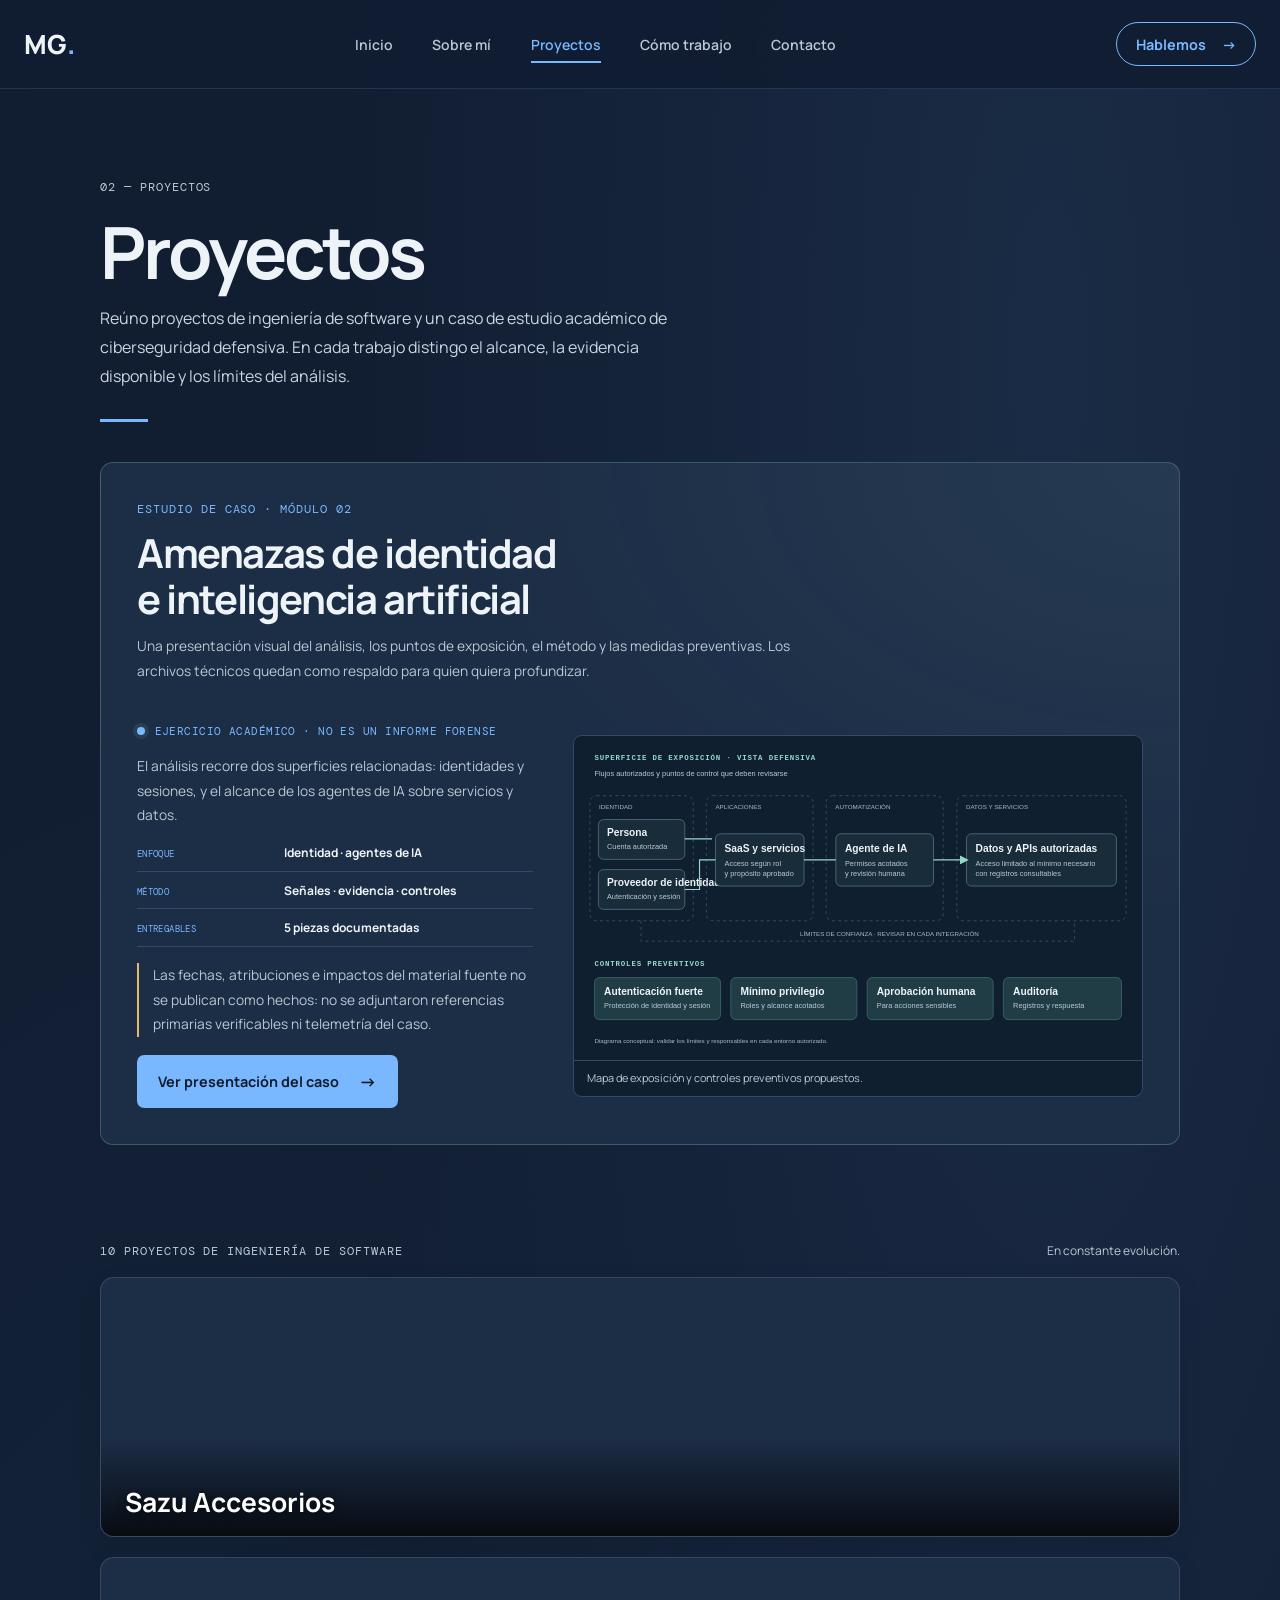
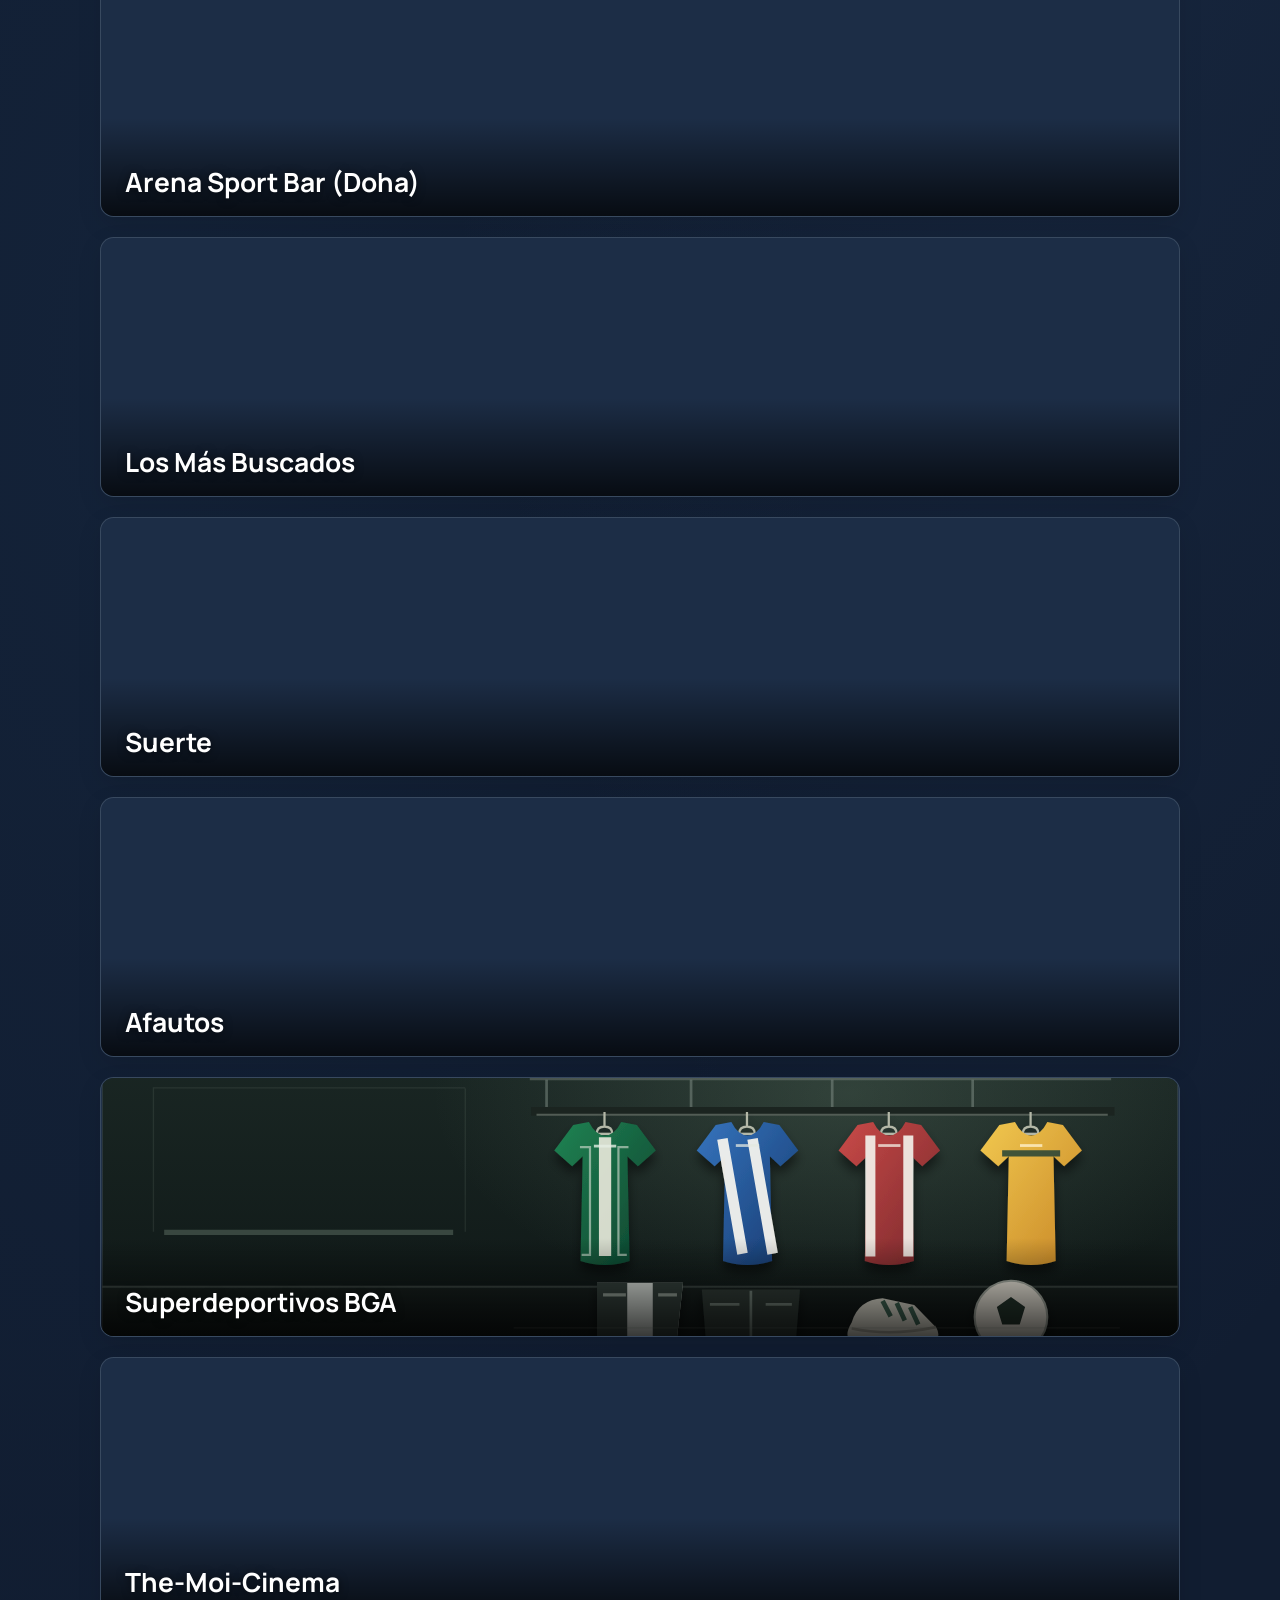
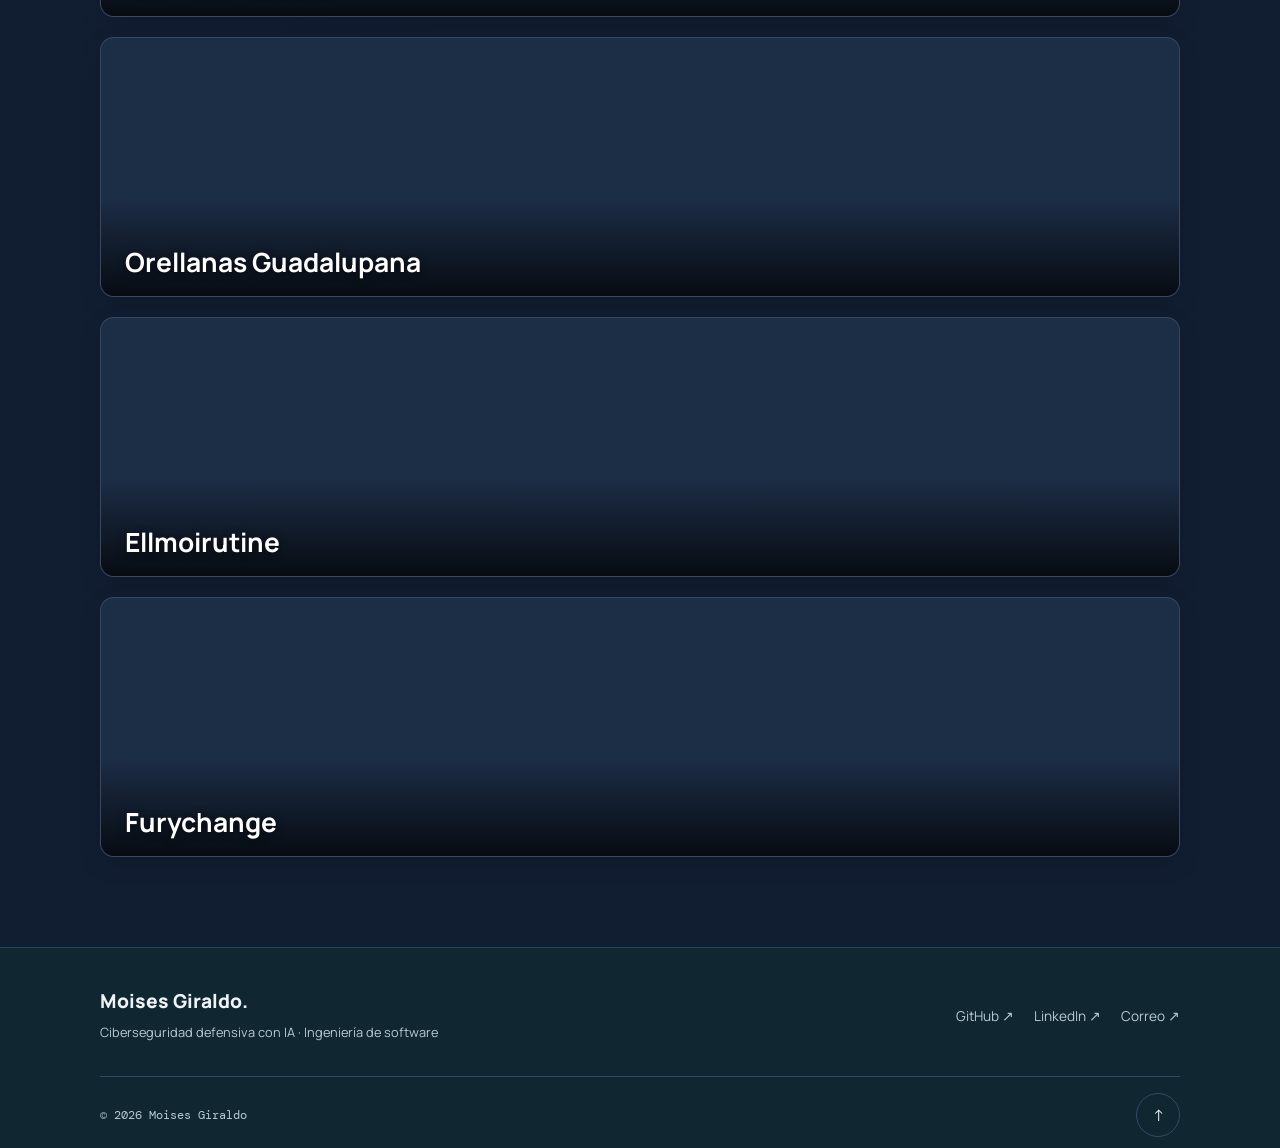
<file: tecnologias.html>
<!doctype html>
<html lang="es">
  <head>
    <meta charset="utf-8">
    <meta name="viewport" content="width=device-width, initial-scale=1">
    <meta http-equiv="refresh" content="0; url=proyectos.html">
    <link rel="stylesheet" href="css/styles.css">
    <meta name="theme-color" content="#111d31">
    <meta name="robots" content="noindex">
    <meta name="description" content="Tecnologías y proyectos de Moises Giraldo.">
    <title>Proyectos y tecnologías | Moises Giraldo</title>
    <link rel="stylesheet" href="css/visual.css">
  </head>
  <body>
    <main>
      <p>Esta sección ahora forma parte de Proyectos y tecnologías.</p>
      <a href="proyectos.html">Ir a Proyectos</a>
    </main>
  </body>
</html>
</file>
<file: css/styles.css>
@import url('https://fonts.googleapis.com/css2?family=DM+Mono:wght@400;500&family=Manrope:wght@400;500;600;700;800&display=swap');

:root {
  color-scheme: dark;
  --paper: #192c3a;
  --ink: #edf3f7;
  --muted: #b9c9d4;
  --line: #39505f;
  --accent: #96d8ca;
  --deep: #213746;
  --surface: #213746;
  --mono: 'DM Mono', 'Courier New', monospace;
  --sans: 'Manrope', 'Segoe UI', sans-serif;
  font-family: var(--sans);
  color: var(--ink);
  background: var(--paper);
  scroll-behavior: smooth;
  scroll-padding-top: 5.5rem;
  overflow-x: clip;
}

*, *::before, *::after { box-sizing: border-box; }
body { width: 100%; margin: 0; min-width: 0; min-height: 100svh; display: flex; flex-direction: column; background: radial-gradient(ellipse at 90% 10%, rgb(180 238 92 / 8%), transparent 42%); }
main { flex: 1; }
a { color: inherit; text-decoration: none; }
button { font: inherit; }
::selection { color: var(--paper); background: var(--accent); }
:focus-visible { outline: 2px solid #537c33; outline-offset: 4px; }

.skip-link { position: absolute; z-index: 10; top: 0.5rem; left: 0.5rem; padding: 0.75rem 1rem; background: var(--accent); transform: translateY(-150%); }
.skip-link:focus { transform: translateY(0); }
.site-header { position: sticky; z-index: 5; top: 0; background: rgb(244 245 242 / 94%); border-bottom: 1px solid var(--line); backdrop-filter: blur(12px); }
.header-inner { width: min(100% - 2.5rem, 1180px); min-height: 4.5rem; margin-inline: auto; display: flex; align-items: center; justify-content: space-between; }
.wordmark { display: inline-flex; align-items: center; justify-content: center; min-width: 2.75rem; min-height: 2.75rem; border: 1px solid var(--line); border-radius: 0.75rem; background: rgb(255 255 255 / 55%); font-weight: 800; font-size: 1.2rem; letter-spacing: 0; }
.wordmark span, .contact h2 span { color: #648b39; }
.site-nav { display: flex; align-items: center; gap: clamp(1rem, 3vw, 2.35rem); }
.site-nav a { color: #4e5752; font-size: 0.78rem; font-weight: 600; transition: color 160ms ease; }
.site-nav a:hover { color: #537c33; }
.site-nav a[aria-current="page"] { color: #537c33; }
.menu-toggle { display: none; }
.section-wrap { width: min(100% - 2.5rem, 1080px); margin-inline: auto; }
.page-intro { padding-block: clamp(3.5rem, 7vw, 5.5rem) 2.5rem; }
.page-intro .eyebrow { margin-bottom: 1.1rem; }
.page-title { max-width: 52rem; margin-bottom: 1rem; font-size: clamp(2.8rem, 7vw, 5.2rem); line-height: 1.02; letter-spacing: -0.06em; }
.page-description { max-width: 38rem; margin-bottom: 0; color: #626b65; font-size: 0.95rem; line-height: 1.8; }
.page-content { margin-bottom: clamp(4rem, 9vw, 7rem); }
.page-content.section-rule { border-top: 1px solid var(--line); }
.hero { min-height: min(720px, calc(100svh - 4.5rem)); padding-block: clamp(4.5rem, 10vw, 8rem) 4rem; display: grid; grid-template-columns: minmax(0, 1.2fr) minmax(230px, 0.72fr); align-items: center; gap: clamp(2rem, 8vw, 7rem); position: relative; }
.hero-copy { padding-bottom: 2rem; }
.eyebrow, .method-index, .portrait-index, .empty-count, .contact-pending { font-family: var(--mono); font-size: 0.68rem; letter-spacing: 0; }
.eyebrow { color: var(--muted); text-transform: uppercase; letter-spacing: 0.08em; line-height: 1.7; }
.hero .eyebrow { display: flex; align-items: center; gap: 0.6rem; margin: 0 0 1.5rem; }
.status-dot { width: 0.5rem; aspect-ratio: 1; background: #79a84a; border-radius: 50%; box-shadow: 0 0 0 4px rgb(180 238 92 / 30%); }
h1, h2, h3, p { margin-top: 0; }
h1, h2, h3 { text-wrap: balance; }
h1 { margin-bottom: 1rem; font-size: clamp(4rem, 9vw, 7.6rem); line-height: 0.91; letter-spacing: -0.065em; font-weight: 700; }
h1 span { color: #648b39; }
.hero-role { max-width: 24rem; margin-bottom: 0.9rem; font-size: clamp(1rem, 2vw, 1.3rem); font-weight: 700; line-height: 1.4; }
.hero-intro { max-width: 28rem; margin-bottom: 1.8rem; color: #626b65; font-size: 0.95rem; line-height: 1.8; }
.button { min-height: 3rem; display: inline-flex; align-items: center; justify-content: center; gap: 1.6rem; padding: 0.85rem 1.25rem; border-radius: 0.65rem; font-size: 0.8rem; font-weight: 700; transition: background 160ms ease, transform 160ms ease; }
.button-primary { background: var(--deep); color: white; }
.button-primary:hover { background: #395849; transform: translateY(-2px); }
.button-primary span { color: var(--accent); font-size: 1.1rem; }
.portrait { min-height: 390px; max-height: 480px; aspect-ratio: 0.79; justify-self: end; width: min(100%, 350px); position: relative; overflow: hidden; border: 6px solid #fff; border-radius: 1.25rem; background: #e2e7df; box-shadow: 0 20px 48px -24px rgb(38 60 52 / 35%); }
.portrait-photo { position: absolute; inset: 0; width: 100%; height: 100%; object-fit: cover; object-position: center 30%; }
.portrait-index { position: absolute; z-index: 1; top: 1.2rem; left: 1.2rem; padding: 0.5rem 0.65rem; border: 1px solid rgb(255 255 255 / 25%); border-radius: 0.4rem; background: rgb(32 38 36 / 78%); color: #fff; }
.portrait-corner { position: absolute; z-index: 1; right: 0; bottom: 0; width: 3rem; aspect-ratio: 1; background: var(--accent); clip-path: polygon(100% 0, 100% 100%, 0 100%); }
.scroll-cue { position: absolute; bottom: 1rem; left: 0; display: flex; gap: 0.65rem; align-items: center; color: var(--muted); font-family: var(--mono); font-size: 0.63rem; text-transform: uppercase; }
.scroll-cue span { font-size: 1rem; color: var(--deep); }
.section-rule { border-top: 1px solid var(--line); }
.about { display: grid; grid-template-columns: 1fr 1fr; gap: clamp(2rem, 8vw, 7rem); padding-block: clamp(4rem, 9vw, 7rem); }
.section-heading .eyebrow { margin-bottom: 1.1rem; }
.section-heading h2, .contact h2 { margin-bottom: 0; font-size: clamp(2.6rem, 6vw, 4.8rem); line-height: 1.03; letter-spacing: -0.06em; }
.section-heading h2 span { color: #648b39; }
.about-copy { align-self: end; max-width: 32rem; padding-bottom: 0.25rem; }
.about-copy p { color: #66706a; font-size: 0.9rem; line-height: 1.85; }
.about-copy .lead { color: var(--ink); font-size: 1.2rem; font-weight: 600; line-height: 1.6; }
.projects { padding-block: clamp(3.5rem, 7vw, 5rem); }
.section-heading-inline { display: flex; justify-content: space-between; align-items: end; gap: 2rem; margin-bottom: 2.5rem; }
.section-heading-inline h2 { font-size: clamp(2.2rem, 5vw, 3.5rem); }
.section-note { max-width: 17rem; margin-bottom: 0.25rem; color: var(--muted); font-size: 0.8rem; line-height: 1.7; }
.featured-projects { padding-block: 1rem clamp(3.5rem, 7vw, 5rem); }
.featured-heading { margin-bottom: 1.5rem; }
.featured-project-grid { display: grid; grid-template-columns: repeat(2, minmax(0, 1fr)); gap: 1rem; }
.featured-project { min-width: 0; padding: 0.6rem; border: 1px solid var(--line); border-radius: 1rem; background: rgb(255 255 255 / 72%); box-shadow: 0 5px 20px rgb(38 60 52 / 3%); transition: border-color 180ms ease, box-shadow 180ms ease; }
.featured-project:hover, .featured-project:focus-within { border-color: #93aa82; box-shadow: 0 12px 28px rgb(38 60 52 / 9%); }
.featured-project-toggle { border-radius: 0.6rem; }
.featured-project-toggle { position: relative; width: 100%; display: block; overflow: hidden; aspect-ratio: 1.55; padding: 0; border: 0; background: var(--deep); color: #fff; text-align: left; cursor: pointer; }
.featured-project-toggle > img { position: absolute; inset: 0; width: 100%; height: 100%; display: block; object-fit: cover; transition: transform 220ms ease; }
.featured-project-toggle::after { position: absolute; inset: 35% 0 0; content: ''; background: linear-gradient(transparent, rgb(20 25 23 / 96%)); }
.featured-project-toggle:hover > img, .featured-project-toggle:focus-visible > img, .featured-project.is-open .featured-project-toggle > img { transform: scale(1.025); }
.featured-project-meta { position: absolute; z-index: 1; right: 1rem; bottom: 1rem; left: 1rem; display: flex; align-items: end; justify-content: space-between; gap: 1rem; }
.featured-project-title { font-size: 1.1rem; font-weight: 700; }
.featured-project-prompt { padding: 0.4rem 0.55rem; border: 1px solid rgb(255 255 255 / 35%); border-radius: 0.35rem; background: rgb(20 25 23 / 50%); font-family: var(--mono); font-size: 0.66rem; white-space: nowrap; }
.project-tech-preview { position: absolute; z-index: 1; right: 1rem; bottom: 3.6rem; left: 1rem; display: flex; flex-wrap: wrap; gap: 0.45rem; opacity: 0; transform: translateY(0.4rem); transition: opacity 180ms ease, transform 180ms ease; }
.project-tech-preview span { padding: 0.35rem 0.5rem; border: 1px solid rgb(255 255 255 / 44%); background: rgb(20 25 23 / 72%); color: #fff; font-family: var(--mono); font-size: 0.62rem; }
.featured-project:hover .project-tech-preview, .featured-project:focus-within .project-tech-preview, .featured-project.is-open .project-tech-preview { opacity: 1; transform: translateY(0); }
.featured-project-actions { display: flex; gap: 0.5rem; margin-inline: 0.5rem; padding-block: 0.75rem 0.5rem; border-top: 1px solid var(--line); }
.featured-project-actions[hidden] { display: none; }
.featured-project-actions .project-action { flex: 1; }
.projects-more { margin-bottom: clamp(4rem, 9vw, 7rem); padding-top: clamp(3rem, 6vw, 4.5rem); }
.projects-more .section-heading-inline { margin-bottom: 1.5rem; }
.project-list { border-top: 1px solid var(--line); }
.project-entry { min-height: 5.5rem; display: grid; grid-template-columns: 3rem minmax(0, 1fr) auto; align-items: center; gap: 1.25rem; border-bottom: 1px solid var(--line); }
.project-number { color: var(--muted); font-family: var(--mono); font-size: 0.68rem; }
.project-entry h2, .project-entry h3 { margin: 0; font-size: clamp(1rem, 2vw, 1.25rem); font-weight: 600; }
.project-actions { display: flex; align-items: center; justify-content: flex-end; flex-wrap: wrap; gap: 0.5rem; }
.project-action { min-height: 2.5rem; display: inline-flex; align-items: center; justify-content: center; gap: 0.4rem; padding: 0.55rem 0.7rem; border: 1px solid var(--line); background: transparent; color: var(--deep); font: 700 0.68rem var(--sans); text-decoration: none; white-space: nowrap; }
.project-action:not(:disabled) { cursor: pointer; }
.project-action:disabled { color: var(--muted); opacity: 0.58; cursor: not-allowed; }
.project-action.project-page:not(:disabled) { border-color: var(--deep); background: var(--deep); color: #fff; }
.project-repo span { color: #648b39; }
.method { margin-block: 1rem clamp(3rem, 6vw, 5rem); padding: clamp(2rem, 5vw, 3.5rem); border: 1px solid #40594c; border-radius: 1rem; background: var(--deep); color: #f4f5f2; }
.method-top { display: flex; justify-content: space-between; gap: 1rem; }
.method .eyebrow, .method-index { color: #b9c8be; }
.method h2 { max-width: 47rem; margin: 2.5rem 0 3rem; font-size: clamp(1.8rem, 4.5vw, 3.6rem); line-height: 1.2; letter-spacing: -0.045em; }
.method h2 span { color: var(--accent); }
.process-list { display: grid; grid-template-columns: repeat(6, 1fr); list-style: none; margin: 0; padding: 1.2rem 0 0; border-top: 1px solid rgb(255 255 255 / 22%); }
.process-list li { display: flex; flex-direction: column; gap: 0.8rem; font-size: 0.75rem; font-weight: 600; }
.process-list li span { color: #a6b8ac; font-family: var(--mono); font-size: 0.62rem; }
.contact { display: grid; grid-template-columns: 1fr 1fr; gap: clamp(2rem, 8vw, 7rem); padding-block: clamp(4rem, 9vw, 7rem); }
.contact-list { min-width: 0; align-self: center; padding: 0.4rem 1.25rem; border: 1px solid var(--line); border-radius: 0.85rem; background: rgb(255 255 255 / 65%); }
.contact-row { min-height: 3.8rem; display: grid; grid-template-columns: 1fr 1fr auto; align-items: center; gap: 1rem; border-bottom: 1px solid var(--line); font-size: 0.85rem; font-weight: 600; }
.contact-row:first-child { border-top: 0; }
.contact-row:last-child { border-bottom: 0; }
.contact-row > span:last-child { color: #648b39; font-size: 1rem; }
.contact-pending { color: var(--muted); font-weight: 400; }
.site-footer { min-height: 5.5rem; padding: 1.2rem max(1.25rem, calc((100% - 1080px) / 2)); display: grid; grid-template-columns: auto 1fr auto auto; align-items: center; gap: 1.5rem; border-top: 1px solid var(--line); }
.footer-name { font-size: 0.8rem; font-weight: 800; }
.site-footer p { margin: 0; color: var(--muted); font-size: 0.72rem; }
.back-top { width: 2.75rem; aspect-ratio: 1; display: grid; place-items: center; border: 1px solid var(--line); border-radius: 50%; transition: background 160ms ease; }
.back-top:hover { background: var(--accent); }
.footer-copy { color: var(--muted); font-family: var(--mono); font-size: 0.65rem; }

@media (min-width: 1400px) { .hero { min-height: 720px; } }
@media (max-width: 680px) {
  .header-inner { width: min(100% - 2rem, 1180px); min-height: 4rem; }
  .menu-toggle { width: 2.75rem; height: 2.75rem; display: flex; flex-direction: column; align-items: center; justify-content: center; gap: 0.35rem; border: 1px solid var(--line); background: transparent; cursor: pointer; }
  .menu-toggle span { width: 1rem; height: 1px; background: var(--ink); transition: transform 160ms ease; }
  .menu-toggle[aria-expanded="true"] span:first-child { transform: translateY(3px) rotate(45deg); }
  .menu-toggle[aria-expanded="true"] span:last-child { transform: translateY(-3px) rotate(-45deg); }
  .site-nav { position: absolute; top: calc(100% + 1px); left: 0; right: 0; display: none; flex-direction: column; align-items: stretch; gap: 0; padding: 0.5rem 1rem 1rem; background: var(--paper); border-bottom: 1px solid var(--line); }
  .site-nav.is-open { display: flex; }
  .site-nav a { padding: 0.9rem 0.25rem; border-bottom: 1px solid var(--line); font-size: 0.9rem; }
  .section-wrap { width: min(100% - 2rem, 1080px); }
  .page-intro { padding-block: 3.5rem 2rem; }
  .page-title { font-size: clamp(2.8rem, 12vw, 4rem); }
  .hero { min-height: auto; grid-template-columns: 1fr; gap: 2rem; padding-block: 4rem 4.5rem; }
  .hero-copy { padding-bottom: 0; }
  h1 { font-size: clamp(4rem, 17vw, 6rem); }
  .portrait { justify-self: stretch; width: 100%; min-height: 320px; max-height: 440px; aspect-ratio: 0.85; }
  .scroll-cue { bottom: 1rem; }
  .about, .contact { grid-template-columns: 1fr; gap: 2rem; }
  .section-heading h2, .contact h2 { font-size: clamp(2.7rem, 12vw, 4rem); }
  .section-heading-inline { align-items: start; flex-direction: column; gap: 0.8rem; margin-bottom: 1.7rem; }
  .section-heading-inline h2 { font-size: 2.5rem; }
  .section-note { max-width: 24rem; }
  .featured-project-grid { grid-template-columns: 1fr; }
  .featured-project-toggle { aspect-ratio: 1.25; }
  .featured-project-meta { right: 0.8rem; bottom: 0.8rem; left: 0.8rem; }
  .featured-project-title { font-size: 1rem; }
  .project-tech-preview { right: 0.8rem; bottom: 3.4rem; left: 0.8rem; }
  .project-entry { grid-template-columns: 2rem minmax(0, 1fr); gap: 0.75rem; padding-block: 0.9rem; }
  .project-actions { grid-column: 2; justify-content: flex-start; }
  .method { padding: 2rem 1.25rem; }
  .method-top { flex-direction: column; gap: 0; }
  .method h2 { margin: 1.7rem 0 2rem; }
  .process-list { grid-template-columns: repeat(3, 1fr); row-gap: 1.4rem; }
  .contact-row { grid-template-columns: 0.8fr 1.4fr auto; gap: 0.4rem; font-size: 0.8rem; }
  .contact-pending { font-size: 0.59rem; }
  .site-footer { grid-template-columns: 1fr auto; gap: 0.5rem 1rem; padding: 1.2rem 1rem; }
  .site-footer p { grid-row: 2; }
  .back-top { grid-column: 2; grid-row: 1; }
  .footer-copy { grid-column: 2; grid-row: 2; justify-self: end; }
}

@media (prefers-reduced-motion: reduce) {
  *, *::before, *::after { scroll-behavior: auto !important; transition-duration: 0.01ms !important; }
}

@media (hover: none) {
  .project-tech-preview { opacity: 1; transform: none; }
}
/* Ajustes de lectura y acceso a la información profesional. */
.hero-actions { display: flex; flex-wrap: wrap; gap: 0.75rem; }
.button-secondary { border: 1px solid var(--deep); color: var(--deep); }
.button-secondary:hover { background: #e2e7df; }
.skill-list { display: flex; flex-wrap: wrap; gap: 0.5rem; margin: 0 0 1.8rem; padding: 0; list-style: none; }
.skill-list li { padding: 0.45rem 0.75rem; border: 1px solid #d2dfc8; border-radius: 2rem; background: #eaf0e4; font: 0.72rem var(--mono); color: var(--deep); }
.featured-project-grid { gap: 2rem 1.25rem; align-items: start; }
.project-summary { margin: 0; padding: 1rem 0.5rem 0.8rem; color: #626b65; font-size: 0.88rem; line-height: 1.75; }
.project-status { padding: 0.55rem 0.7rem; color: var(--muted); font-size: 0.72rem; }
.project-action { min-height: 2.75rem; border-radius: 0.45rem; transition: background 160ms ease, border-color 160ms ease; }
.project-action:hover { border-color: #93aa82; background: #eaf0e4; }
.project-action.project-page:hover { background: #395849; }
.process-list { gap: 1.25rem; }
.process-list li p { margin: 0; color: #d2ddd5; font-size: 0.78rem; font-weight: 400; line-height: 1.7; }
.contact-note { margin-top: 1rem; color: var(--muted); font-size: 0.8rem; line-height: 1.7; }
.contact-row > span:nth-child(2) { min-width: 0; overflow-wrap: anywhere; }
a.contact-row:hover { background: #e2e7df; }
.site-nav a[aria-current="page"] { text-decoration: underline; text-underline-offset: 0.4rem; }

/* Portadas panorámicas de todos los repositorios. */
.repository-gallery { margin-bottom: clamp(3rem, 7vw, 6rem); }
.repository-gallery-heading { display: flex; justify-content: space-between; flex-wrap: wrap; gap: 0.5rem 2rem; padding-block: 1rem; border-top: 1px solid var(--line); }
.repository-gallery-heading p { margin: 0; color: var(--muted); font-size: 0.75rem; line-height: 1.7; }
.repository-cover-list { display: grid; gap: 1.25rem; }
.repository-cover { position: relative; min-width: 0; min-height: 260px; overflow: hidden; border: 1px solid rgb(185 201 212 / 18%); border-radius: 0.85rem; background: #15241f; color: #fff; box-shadow: 0 8px 24px rgb(25 38 32 / 8%); }
.repository-cover-link { position: absolute; inset: 0; display: block; overflow: hidden; color: inherit; text-decoration: none; }
.repository-cover-image { position: absolute; inset: 0; z-index: 0; width: 100%; height: 100%; object-fit: cover; object-position: center; transition: transform 300ms ease; }
.repository-cover-link::before { position: absolute; inset: auto 0 0; z-index: 1; height: 38%; content: ''; background: linear-gradient(transparent, rgb(0 0 0 / 74%)); }
.repository-cover-link::after { position: absolute; inset: 0; z-index: 1; content: ''; background: linear-gradient(90deg, rgb(8 17 14 / 94%) 0%, rgb(8 17 14 / 83%) 32%, rgb(8 17 14 / 35%) 66%, rgb(8 17 14 / 8%) 100%); opacity: 0; transition: opacity 220ms ease; }
.repository-cover-content { position: absolute; inset: 0; z-index: 2; display: flex; flex-direction: column; align-items: flex-start; justify-content: center; max-width: 42rem; padding: clamp(1.5rem, 3vw, 2.25rem); }
.repository-cover-content > :not(h2) { opacity: 0; transform: translateY(0.35rem); transition: opacity 200ms ease, transform 200ms ease; }
.repository-index { display: block; margin-bottom: 0.85rem; color: #d0e4c3; font: 0.65rem var(--mono); letter-spacing: 0.1em; }
.repository-cover h2 { position: absolute; right: 1.5rem; bottom: 1.2rem; left: 1.5rem; margin: 0; color: #fff; font-size: clamp(1.2rem, 2.4vw, 1.65rem); font-weight: 700; line-height: 1.15; text-shadow: 0 1px 8px rgb(0 0 0 / 60%); }
.repository-cover-content > p { max-width: 30rem; margin-bottom: 1rem; color: #e2e8e3; font-size: 0.85rem; line-height: 1.65; }
.repository-tech { display: flex; flex-wrap: wrap; gap: 0.4rem; margin: 0 0 0.8rem; padding: 0; list-style: none; }
.repository-tech li { padding: 0.3rem 0.5rem; border: 1px solid rgb(255 255 255 / 28%); border-radius: 0.25rem; background: rgb(8 17 14 / 45%); color: #edf4e9; font: 0.65rem var(--mono); }
.repository-open { display: inline-flex; align-items: center; gap: 0.5rem; min-height: 40px; margin-top: 0.35rem; padding: 0.55rem 0.8rem; border: 1px solid rgb(255 255 255 / 70%); border-radius: 0.25rem; font-size: 0.75rem; font-weight: 700; }
.repository-cover-link:focus-visible { outline: 3px solid var(--accent); outline-offset: -5px; }
@media (hover: hover) {
  .repository-cover-link:hover .repository-cover-image { transform: scale(1.035); }
  .repository-cover-link:hover::after { opacity: 1; }
  .repository-cover-link:hover .repository-cover-content > :not(h2) { opacity: 1; transform: translateY(0); }
}
.repository-cover-link:focus-visible::after, .repository-cover-link:focus-visible .repository-cover-content > :not(h2) { opacity: 1; transform: translateY(0); }
@media (max-width: 680px) {
  .repository-cover { min-height: 300px; }
  .repository-cover-image { object-position: 70% center; }
  .repository-cover-content { padding: 1.5rem 1.25rem; }
  .repository-cover h2 { font-size: clamp(1.65rem, 7vw, 2.25rem); }
}

.project-detail-shell { width: min(100% - 3rem, 1240px); margin-inline: auto; padding-block: clamp(1.5rem, 4vw, 3rem) 5rem; }
.project-detail-back { display: inline-flex; align-items: center; gap: 0.6rem; min-height: 44px; color: var(--muted); font-size: 0.8rem; text-decoration: none; }
.project-detail-back:hover { color: var(--accent); }
.project-detail-heading { display: grid; grid-template-columns: 1fr minmax(15rem, 0.5fr); align-items: end; gap: 2rem; margin-block: clamp(2.5rem, 6vw, 5rem); }
.project-detail-heading .eyebrow, .project-detail-copy .eyebrow { color: var(--accent); font: 0.7rem var(--mono); text-transform: uppercase; }
.project-detail-heading h1 { max-width: 12ch; margin: 0; font-size: clamp(3rem, 7vw, 6rem); line-height: 0.98; }
.project-detail-heading > p { max-width: 26rem; margin: 0 0 0.3rem; color: var(--muted); line-height: 1.7; }
.project-detail-grid { display: grid; grid-template-columns: minmax(0, 1.2fr) minmax(18rem, 0.8fr); align-items: center; gap: clamp(2rem, 6vw, 6rem); }
.project-detail-media { position: relative; min-width: 0; margin: 0; overflow: hidden; aspect-ratio: 1.35; border: 1px solid var(--line); border-radius: 0.5rem; background: var(--surface); }
.project-detail-media img { display: block; width: 100%; height: 100%; object-fit: cover; }
.project-detail-media figcaption { position: absolute; right: 0.8rem; bottom: 0.8rem; padding: 0.4rem 0.55rem; background: rgb(0 0 0 / 62%); color: #fff; font: 0.62rem var(--mono); }
.project-detail-copy h2 { margin: 0 0 1rem; font-size: clamp(2rem, 4vw, 3.25rem); line-height: 1.05; }
.project-detail-copy > p { max-width: 36rem; color: var(--muted); font-size: 1rem; line-height: 1.8; }
.project-detail-tech { display: flex; flex-wrap: wrap; gap: 0.5rem; margin-block: 1.5rem 2rem; }
.project-detail-tech:empty { display: none; }
.project-detail-tech li { padding: 0.4rem 0.65rem; border: 1px solid var(--line); border-radius: 999px; color: var(--muted); font: 0.7rem var(--mono); list-style: none; }
.project-detail-actions { display: flex; flex-wrap: wrap; gap: 0.7rem; }
.project-detail-button { display: inline-flex; align-items: center; justify-content: center; gap: 0.65rem; min-height: 46px; padding: 0.7rem 1rem; border: 1px solid var(--line); border-radius: 0.3rem; color: var(--ink); font-size: 0.8rem; font-weight: 700; text-decoration: none; }
.project-detail-button[hidden] { display: none; }
.project-detail-button-primary { border-color: var(--accent); background: var(--accent); color: #102a2a; }
.project-detail-button:hover { border-color: var(--accent); }
.project-detail-button[aria-disabled="true"] { color: var(--muted); cursor: not-allowed; }
.project-detail-error { width: min(100% - 3rem, 60rem); margin: 15vh auto; color: var(--ink); }
.project-detail-error a { color: var(--accent); }
@media (max-width: 760px) {
  .project-detail-shell { width: min(100% - 2rem, 1240px); }
  .project-detail-heading { grid-template-columns: 1fr; gap: 1rem; margin-block: 2.5rem; }
  .project-detail-heading h1 { max-width: 14ch; font-size: clamp(3rem, 14vw, 4.5rem); }
  .project-detail-grid { grid-template-columns: 1fr; gap: 2rem; }
  .project-detail-media { aspect-ratio: 1.2; }
}
@media (min-width: 681px) {
  .site-nav { gap: clamp(0.25rem, 1.5vw, 1.25rem); }
  .site-nav a { padding: 0.65rem 0.8rem; border-radius: 0.5rem; }
  .site-nav a[aria-current="page"] { background: #e8eedf; }
  .process-list { grid-template-columns: repeat(3, minmax(0, 1fr)); gap: 1.75rem; }
  .contact-row { grid-template-columns: 4.5rem minmax(0, 1fr) auto; }
}
@media (max-width: 680px) {
  .process-list { grid-template-columns: repeat(2, minmax(0, 1fr)); }
  .project-tech-preview { opacity: 1; transform: none; bottom: auto; top: 0.8rem; }
  .featured-project-meta { flex-wrap: wrap; gap: 0.4rem; }
  .featured-project-actions { flex-wrap: wrap; }
  .site-nav { position: static; display: flex; width: 100%; }
  .header-inner { flex-wrap: wrap; }
  .menu-toggle { display: none; }
  .js .menu-toggle { display: flex; }
  .js .site-nav { position: absolute; display: none; }
  .js .site-nav.is-open { display: flex; }
}

/* Tema compartido por todas las páginas: petróleo, slate y menta. */
body { background: radial-gradient(ellipse at 85% 15%, rgb(74 118 139 / 12%), transparent 50%), var(--paper); }
:focus-visible { outline: 3px solid var(--accent); outline-offset: 5px; }
.skip-link { color: var(--paper); }
.site-header { background: rgb(25 44 58 / 97%); border-bottom-color: rgb(185 201 212 / 12%); backdrop-filter: blur(16px); }
.header-inner { width: min(100% - 3rem, 1080px); min-height: 5rem; gap: 1rem; }
.wordmark { padding: 0; border: 0; border-radius: 0; background: transparent; color: var(--ink); font-size: 1.35rem; }
.wordmark span, .contact h2 span, .section-heading h2 span, h1 span { color: var(--accent); }
.site-nav { gap: clamp(0.2rem, 1.2vw, 1rem); }
.site-nav a { padding: 0.85rem 0.65rem; border-radius: 0.3rem; color: var(--muted); font-size: 0.875rem; transition: color 180ms ease, background 180ms ease; }
.site-nav a:hover { color: var(--ink); background: rgb(185 201 212 / 6%); }
.site-nav a[aria-current="page"] { background: transparent; color: var(--ink); text-decoration-color: var(--accent); text-decoration-thickness: 2px; text-underline-offset: 0.55rem; }
.menu-toggle { border-color: var(--line); border-radius: 0.5rem; }
.section-wrap { width: min(100% - 3rem, 1080px); }
.page-description, .hero-intro, .about-copy p, .project-summary { color: var(--muted); font-size: 1rem; }
.eyebrow { font-size: 0.75rem; }
.page-title { font-size: clamp(2.8rem, 6vw, 4.5rem); }
.about, .contact { grid-template-columns: minmax(0, 1fr) minmax(0, 1fr); }
.about-copy { min-width: 0; }
.about-copy .lead { color: var(--ink); }
.section-heading h2, .contact h2 { font-size: clamp(2.3rem, 5vw, 4rem); }
.button { min-height: 3.1rem; padding: 0.85rem 1.25rem; border: 1px solid transparent; border-radius: 0.45rem; font-size: 0.9rem; gap: 1.25rem; transition: background 180ms ease, border-color 180ms ease, transform 180ms ease; }
.button-primary { background: var(--accent); color: var(--paper); }
.button-primary span { color: inherit; }
.button-primary:hover { background: #b8d5ff; }
.button-secondary { border-color: #718795; color: var(--ink); background: transparent; }
.button-secondary:hover { background: var(--surface); border-color: var(--muted); }
.contact-list, .scrum-steps li, .featured-project { background: var(--surface); border-color: var(--line); box-shadow: none; }
.contact-row { min-height: 4.5rem; font-size: 0.9rem; transition: background 180ms ease; }
a.contact-row:hover { background: #273a59; }
.contact-row > span:last-child { color: var(--accent); }
.scrum-icon { background: #2b4555; stroke: var(--accent); }
.scrum-step-label, .scrum-repeat { color: var(--accent); }
.scrum-steps p, .scrum-roles p { font-size: 0.9rem; }
.scrum-source { font-size: 0.85rem; }
.work-hero { background: var(--surface); }
.work-hero::before { background: linear-gradient(90deg, rgb(25 44 58 / 96%), rgb(25 44 58 / 80%) 40%, rgb(25 44 58 / 5%)); }
.work-hero .eyebrow, .repository-index { color: #c7e6df; }
.repository-cover { background: var(--surface); box-shadow: 0 8px 24px rgb(0 0 0 / 10%); }
.cover-link-primary { border-color: var(--accent); background: var(--accent); color: var(--paper); }
.cover-link:focus-visible { outline-color: var(--accent); }
.cover-link-primary:hover { border-color: #b8d5ff; background: #b8d5ff; color: var(--paper); }
.project-action { color: var(--ink); }
.project-action:hover { border-color: var(--accent); background: var(--surface); }
.project-repo span { color: var(--accent); }
.site-footer { background: #172936; border-top-color: var(--line); }
.site-footer p { font-size: 0.8rem; }
.footer-copy { font-size: 0.75rem; }
.back-top:hover { color: var(--paper); }
@media (max-width: 680px) {
  .header-inner, .section-wrap { width: calc(100% - 2rem); }
  .header-inner { min-height: 4.5rem; }
  .site-nav { gap: 0; background: var(--paper); border-bottom-color: var(--line); max-height: calc(100dvh - 4.5rem); overflow-y: auto; }
  .site-nav a { padding: 0.95rem 0.5rem; font-size: 1rem; }
  .about, .contact { grid-template-columns: minmax(0, 1fr); }
  .contact-list { padding-inline: 0.85rem; }
  .contact-row { grid-template-columns: 4.5rem minmax(0, 1fr) auto; font-size: 0.85rem; }
  .work-hero::before { background: rgb(25 44 58 / 85%); }
}
@media (prefers-reduced-motion: reduce) {
  .button-primary:hover { transform: none; }
}

.contact-page-layout { width: min(100% - 3rem, 1080px); min-height: calc(100svh - 11rem); display: grid; grid-template-columns: minmax(0, 1.1fr) minmax(15rem, 0.95fr) minmax(21rem, 1.25fr); align-items: start; gap: clamp(1.25rem, 2.5vw, 2.25rem); margin-inline: auto; padding-block: 3.75rem 2rem; }
.contact-intro > .eyebrow, .contact-form-heading > .eyebrow { margin-bottom: 0.75rem; }
.contact-intro h1 { margin: 0 0 1rem; font-size: clamp(2.65rem, 4.3vw, 3.55rem); line-height: 0.98; }
.contact-intro h1 span { color: var(--accent); }
.contact-intro > p:not(.eyebrow) { max-width: 28rem; margin-bottom: 2rem; color: var(--muted); font-size: 0.92rem; line-height: 1.7; }
.contact-reasons { margin-top: 1.3rem; }
.contact-reasons .eyebrow, .contact-small-heading { margin: 0 0 0.9rem; color: var(--ink); font: 600 0.72rem var(--sans); }
.contact-reasons ul { display: grid; gap: 0.55rem; margin: 0; padding: 0; color: var(--muted); font-size: 0.76rem; list-style: none; }
.contact-reasons li::before { margin-right: 0.55rem; color: var(--accent); content: '↗'; }
.contact-channels { min-width: 0; }
.contact-channels .contact-list { display: grid; gap: 0.55rem; padding: 0; border: 0; background: transparent; }
.contact-channels .contact-row { min-height: 3.6rem; grid-template-columns: minmax(0, 1fr) minmax(0, 1.1fr) auto; gap: 0.45rem; padding: 0.65rem; border: 1px solid var(--line); border-radius: 0.3rem; background: rgb(28 45 70 / 82%); font-size: 0.68rem; }
.contact-label { display: inline-flex; align-items: center; gap: 0.45rem; min-width: 0; }
.contact-icon { width: 1rem; height: 1rem; flex: 0 0 auto; fill: none; stroke: var(--accent); stroke-linecap: round; stroke-linejoin: round; stroke-width: 1.7; }
.contact-channels .contact-row:nth-child(2) .contact-icon { fill: var(--accent); stroke: none; }
.contact-channels .contact-row > span:nth-child(2) { overflow-wrap: anywhere; }
.contact-channels .contact-row > span:last-child { font-size: 0.8rem; }
.contact-form-panel { min-width: 0; padding: clamp(1rem, 2vw, 1.4rem); border: 1px solid var(--line); border-radius: 0.55rem; background: rgb(28 45 70 / 88%); box-shadow: 0 14px 40px rgb(0 0 0 / 12%); }
.contact-form-heading h2 { margin: 0 0 1.1rem; font-size: 1.05rem; line-height: 1.3; }
.contact-form { display: grid; align-content: start; gap: 0.72rem; }
.contact-field { display: grid; min-width: 0; gap: 0.35rem; }
.contact-field label { font-size: 0.68rem; font-weight: 700; }
.contact-field input, .contact-field select, .contact-field textarea { width: 100%; min-height: 2.5rem; padding: 0.6rem 0.7rem; border: 1px solid var(--line); border-radius: 0.25rem; background: rgb(10 25 31 / 55%); color: var(--ink); font: 0.75rem var(--sans); }
.contact-field textarea { min-height: 5.8rem; resize: vertical; line-height: 1.5; }
.contact-field input:focus-visible, .contact-field select:focus-visible, .contact-field textarea:focus-visible { outline: 2px solid var(--accent); outline-offset: 2px; }
.contact-form-actions { display: grid; gap: 0.5rem; }
.contact-form-actions .button { min-height: 2.7rem; justify-self: start; padding: 0.7rem 0.9rem; cursor: pointer; font-size: 0.75rem; }
.contact-form-status { margin: 0; color: var(--muted); font-size: 0.8rem; line-height: 1.7; }
.contact-form-note { margin: 0; color: var(--muted); font-size: 0.67rem; line-height: 1.6; }
.contact-draft-link { display: inline-block; min-height: 44px; padding-block: 0.65rem; color: var(--accent); font-weight: 700; text-underline-offset: 0.2rem; }
@media (max-width: 1050px) {
  .contact-page-layout { min-height: auto; grid-template-columns: minmax(0, 1fr) minmax(19rem, 1fr); gap: 2rem; padding-block: 3rem; }
  .contact-intro { grid-column: 1 / -1; max-width: 38rem; }
  .contact-intro h1 { font-size: clamp(3rem, 6vw, 4rem); }
  .contact-artwork { height: 10rem; }
}
@media (max-width: 680px) {
  .contact-page-layout { width: calc(100% - 2rem); grid-template-columns: minmax(0, 1fr); gap: 1.75rem; padding-block: 2rem 3rem; }
  .contact-intro { grid-column: auto; }
  .contact-intro h1 { font-size: clamp(2.8rem, 12vw, 4rem); }
  .contact-artwork { height: 9rem; max-width: none; margin-top: 1rem; }
  .contact-channels .contact-list { grid-template-columns: repeat(3, minmax(0, 1fr)); }
  .contact-channels .contact-row { min-height: 4rem; grid-template-columns: minmax(0, 1fr) minmax(0, 1fr) auto; align-content: center; }
  .contact-label { flex-wrap: wrap; }
  .contact-channels .contact-row > span:first-child { font-weight: 700; }
  .contact-channels .contact-row > span:nth-child(2) { font-size: 0.62rem; }
}
@media (max-width: 420px) {
  .contact-channels .contact-list { grid-template-columns: minmax(0, 1fr); }
  .contact-channels .contact-row { min-height: 3.2rem; grid-template-columns: minmax(0, 1fr) minmax(0, 1.1fr) auto; }
}
</file>
<file: css/inicio.css>
/* Composición de Inicio. La paleta global está definida en styles.css. */
.home-header,
.home-intro {
  --home-bg: var(--paper);
  --home-surface: var(--surface);
  --home-text: var(--ink);
  --home-muted: var(--muted);
  --home-accent: var(--accent);
  --home-line: var(--line);
  color: var(--home-text);
  color-scheme: dark;
}

.home-header {
  background: rgb(25 44 58 / 97%);
  border-bottom-color: rgb(185 201 212 / 12%);
  backdrop-filter: blur(16px);
}

.home-header .header-inner {
  width: min(100% - 3rem, 1080px);
  min-height: 5rem;
  gap: 1rem;
}

.home-header .wordmark {
  padding: 0;
  border: 0;
  border-radius: 0;
  background: transparent;
  color: var(--home-text);
  font-size: 1.35rem;
}

.home-header .wordmark span { color: var(--home-accent); }
.home-header .site-nav { gap: clamp(0.2rem, 1.2vw, 1rem); }
.home-header .site-nav a {
  padding: 0.85rem 0.65rem;
  border-radius: 0.3rem;
  color: var(--home-muted);
  font-size: 0.875rem;
  transition: color 180ms ease, background 180ms ease;
}
.home-header .site-nav a:hover { color: var(--home-text); background: rgb(185 201 212 / 6%); }
.home-header .site-nav a[aria-current="page"] {
  background: transparent;
  color: var(--home-text);
  text-decoration-color: var(--home-accent);
  text-decoration-thickness: 2px;
  text-underline-offset: 0.55rem;
}
.home-header .menu-toggle { border-color: var(--home-line); border-radius: 0.5rem; }
.home-header .menu-toggle span { background: var(--home-text); }

.home-intro {
  background: radial-gradient(ellipse at 85% 20%, rgb(74 118 139 / 15%), transparent 50%), var(--home-bg);
}
.home-intro .section-wrap { width: min(100% - 3rem, 1080px); }
.home-intro .hero {
  min-height: auto;
  grid-template-columns: minmax(0, 1.25fr) minmax(0, 0.85fr);
  gap: clamp(2rem, 6vw, 5rem);
  padding-block: clamp(3.5rem, 7vw, 6rem) clamp(3rem, 6vw, 5rem);
}
.home-intro .hero-copy { min-width: 0; padding-bottom: 0; }
.home-intro .eyebrow {
  color: var(--home-muted);
  font-size: 0.75rem;
  letter-spacing: 0.07em;
  line-height: 1.8;
}
.home-intro .hero .eyebrow { margin-bottom: 1.6rem; }
.home-intro .status-dot {
  flex: 0 0 0.45rem;
  background: var(--home-accent);
  box-shadow: 0 0 0 4px rgb(150 216 202 / 9%);
}
.home-intro h1 {
  margin-bottom: 1.6rem;
  font-size: clamp(3rem, 6.5vw, 5.5rem);
  font-weight: 700;
  line-height: 1.02;
  letter-spacing: -0.055em;
  color: var(--home-text);
}
.home-intro h1 span { color: var(--home-text); }
.home-intro .hero-role {
  max-width: 29rem;
  margin-bottom: 1rem;
  color: #d9e5ed;
  font-size: clamp(1.1rem, 1.8vw, 1.35rem);
  font-weight: 600;
  line-height: 1.5;
}
.home-intro .hero-intro {
  max-width: 31rem;
  margin-bottom: 1.8rem;
  color: var(--home-muted);
  font-size: 1rem;
  line-height: 1.85;
}
.home-intro .hero-actions { gap: 0.85rem; }
.home-intro .button {
  min-height: 3.1rem;
  padding: 0.85rem 1.25rem;
  border: 1px solid transparent;
  border-radius: 0.45rem;
  font-size: 0.9rem;
  gap: 1.25rem;
  transition: background 180ms ease, border-color 180ms ease, transform 180ms ease;
}
.home-intro .button-primary { background: var(--home-accent); color: #192c3a; }
.home-intro .button-primary span { color: inherit; }
.home-intro .button-primary:hover { background: #b4e7dc; transform: translateY(-2px); }
.home-intro .button-secondary { background: transparent; border-color: #718795; color: var(--home-text); }
.home-intro .button-secondary:hover { background: var(--home-surface); border-color: var(--home-muted); }
.home-header :focus-visible,
.home-intro :focus-visible { outline: 3px solid var(--home-accent); outline-offset: 5px; }

.home-intro .portrait {
  width: min(100%, 350px);
  min-height: 0;
  max-height: none;
  aspect-ratio: 0.79;
  border: 1px solid #526875;
  border-radius: 0.75rem;
  background: var(--home-surface);
  box-shadow: 0 14px 35px -25px rgb(0 0 0 / 45%);
}
.home-intro .portrait-index {
  top: 1rem;
  left: 1rem;
  padding: 0.5rem 0.65rem;
  border: 1px solid rgb(185 201 212 / 25%);
  background: rgb(25 44 58 / 92%);
  font-size: 0.7rem;
  letter-spacing: 0.05em;
}
.home-intro .portrait-corner { width: 2rem; background: var(--home-accent); }

.home-intro .technologies { padding-block: 2rem clamp(3rem, 5vw, 4rem); border-top: 1px solid var(--home-line); }
.home-intro .technologies-heading { display: flex; flex-wrap: wrap; align-items: end; justify-content: space-between; gap: 1rem 2rem; margin-bottom: 1.75rem; }
.home-intro .technologies-heading .eyebrow { margin-bottom: 0.5rem; }
.home-intro .technologies h2 { margin: 0; font-size: clamp(1.65rem, 3vw, 2.1rem); line-height: 1.2; letter-spacing: -0.035em; }
.home-intro .technologies-heading > p { max-width: 25rem; margin: 0; color: var(--home-muted); font-size: 0.95rem; line-height: 1.7; }
.home-intro .skill-list { display: grid; grid-template-columns: repeat(3, minmax(0, 1fr)); gap: 1rem; margin: 0; }
.home-intro .skill-list li {
  display: flex;
  align-items: center;
  gap: 1rem;
  min-width: 0;
  padding: 1rem 1.25rem;
  border: 0;
  border-radius: 0.45rem;
  background: var(--home-surface);
  color: var(--home-text);
  font-family: var(--sans);
  transition: background 180ms ease;
}
.home-intro .skill-list li:hover { background: #294251; }
.home-intro .technology-icon { flex: 0 0 2.25rem; width: 2.25rem; height: 2.25rem; fill: none; stroke: var(--home-accent); stroke-width: 1.6; stroke-linecap: round; stroke-linejoin: round; }
.home-intro .skill-list h3 { margin: 0 0 0.3rem; font-size: 1rem; line-height: 1.3; font-weight: 600; }
.home-intro .skill-list p { margin: 0; color: var(--home-muted); font-size: 0.8rem; line-height: 1.5; }

.security-offer {
  display: grid;
  grid-template-columns: minmax(0, 1.2fr) minmax(14rem, 0.8fr);
  gap: clamp(2rem, 6vw, 5rem);
  align-items: center;
  margin-bottom: 2rem;
  padding: clamp(1.5rem, 4vw, 2.5rem);
  border: 1px solid rgb(121 184 255 / 28%);
  border-radius: 0.8rem;
  background: linear-gradient(125deg, rgb(28 45 70 / 92%), rgb(20 37 63 / 88%));
}
.security-offer .eyebrow { margin-bottom: 0.7rem; color: var(--home-accent); }
.security-offer h2 { margin-bottom: 1rem; font-size: clamp(1.7rem, 3.5vw, 2.6rem); line-height: 1.1; letter-spacing: -0.04em; }
.security-offer-copy > p:not(.eyebrow) { max-width: 42rem; color: var(--home-muted); font-size: 0.95rem; line-height: 1.8; }
.security-offer .service-note { margin-bottom: 1.25rem; font-size: 0.78rem; }
.security-offer .button { width: fit-content; }
.security-offer-details { display: grid; gap: 0.75rem; margin: 0; padding: 0; list-style: none; }
.security-offer-details li { display: grid; gap: 0.25rem; padding: 0.8rem 0; border-bottom: 1px solid rgb(185 201 212 / 14%); }
.security-offer-details strong { color: var(--home-text); font-size: 0.85rem; }
.security-offer-details span { color: var(--home-muted); font-size: 0.76rem; line-height: 1.6; }
.home-intro .skill-list h3 { color: var(--home-text); }
.home-intro .skill-list li { align-items: flex-start; }

@media (min-width: 681px) and (max-width: 900px) {
  .home-intro .hero { gap: 2rem; }
  .home-intro .skill-list { grid-template-columns: repeat(2, minmax(0, 1fr)); }
}
@media (max-width: 680px) {
  .home-header .header-inner,
  .home-intro .section-wrap { width: calc(100% - 2rem); }
  .home-header .header-inner { min-height: 4.5rem; }
  .home-header .site-nav { background: #192c3a; border-bottom-color: var(--home-line); gap: 0; max-height: calc(100dvh - 4.5rem); overflow-y: auto; }
  .home-header .site-nav a { padding: 0.95rem 0.5rem; border-bottom-color: var(--home-line); font-size: 1rem; }
  .home-intro .hero { grid-template-columns: minmax(0, 1fr); padding-block: 3rem; gap: 2.5rem; }
  .home-intro h1 { font-size: clamp(3rem, 11vw, 4.25rem); }
  .home-intro .portrait { justify-self: center; width: min(100%, 320px); }
  .security-offer { grid-template-columns: 1fr; gap: 1rem; margin-bottom: 1rem; padding: 1.25rem; }
  .home-intro .technologies-heading { align-items: start; }
  .home-intro .skill-list { grid-template-columns: minmax(0, 1fr); gap: 0.65rem; }
  .home-intro .skill-list li { padding: 0.9rem 1rem; }
}
@media (max-width: 374px) {
  .home-intro .hero-actions { flex-direction: column; align-items: stretch; }
  .home-intro .hero .eyebrow { font-size: 0.7rem; letter-spacing: 0.025em; }
}
@media (prefers-reduced-motion: reduce) {
  .home-intro .button-primary:hover { transform: none; }
  .home-header *, .home-intro * { transition: none !important; }
}
</file>
<file: css/visual.css>
/* Identidad visual común: se carga después de los estilos de cada página. */
:root { --paper: #111d31; --surface: #1c2d46; --deep: #1c2d46; --accent: #79b8ff; --line: #344967; }
body {
  background: radial-gradient(ellipse at 82% 8%, rgb(74 118 174 / 16%), transparent 48%), radial-gradient(ellipse at 12% 45%, rgb(42 83 126 / 10%), transparent 42%), var(--paper);
}
.home-intro { background: transparent; }
.site-header, .site-header.home-header { background: rgb(17 29 49 / 92%); border-bottom: 1px solid rgb(121 184 255 / 16%); }
.site-header .header-inner { width: min(100% - 3rem, 1240px); min-height: 5.5rem; }
.site-header .wordmark { font-size: 1.65rem; }
.site-header .site-nav a { position: relative; padding-inline: 0.75rem; }
.site-header .site-nav a[aria-current="page"] { text-decoration: none; color: var(--accent); }
.site-header .site-nav a[aria-current="page"]::after { position: absolute; bottom: 0.25rem; left: 0.75rem; right: 0.75rem; height: 2px; background: var(--accent); content: ''; }
.header-cta { display: inline-flex; align-items: center; justify-content: center; gap: 1rem; min-height: 44px; padding: 0.65rem 1.15rem; border: 1px solid var(--accent); border-radius: 2rem; color: var(--accent); font-size: 0.9rem; font-weight: 700; transition: background 180ms ease, color 180ms ease; }
.header-cta:hover { color: var(--paper); background: var(--accent); }
.home-intro .hero { padding-block: clamp(3rem, 6vw, 5rem); }
.home-intro .hero .eyebrow { display: inline-flex; padding: 0.5rem 0.85rem; border: 1px solid rgb(121 184 255 / 35%); border-radius: 2rem; background: rgb(36 69 113 / 35%); color: #dce9ff; }
.home-intro h1 { font-size: clamp(3rem, 6vw, 5rem); }
.home-intro h1 span { color: var(--accent); }
.home-intro .hero-role { color: #c7e5e9; }
.home-intro .portrait { aspect-ratio: auto; border: 1px solid rgb(121 184 255 / 60%); padding: 0; border-radius: 1.6rem; box-shadow: 12px -12px 0 -1px #213451, 12px -12px 0 0 rgb(121 184 255 / 35%); }
.home-intro .portrait-photo { position: static; display: block; width: 100%; height: auto; object-fit: contain; }
.home-intro .technologies { background: rgb(15 37 47 / 55%); border-top-color: rgb(117 224 205 / 20%); padding: 2rem clamp(1rem, 3vw, 2rem) 2.5rem; margin-bottom: 4rem; border-radius: 0 0 1rem 1rem; }
.home-intro .skill-list li { background: rgb(36 55 82 / 80%); }
.page-intro { position: relative; padding-bottom: 2.5rem; }
.page-intro::after { content: ''; display: block; width: 3rem; height: 3px; margin-top: 1.75rem; background: var(--accent); }
.page-title { letter-spacing: -0.045em; }
.page-description { color: #c6d7df; }
.about { padding-block: 3rem; }
.about-copy { padding: 1.5rem; border-left: 2px solid rgb(117 224 205 / 35%); background: rgb(28 53 64 / 65%); border-radius: 0 0.8rem 0.8rem 0; }
.contact { padding-block: 3rem; }
.contact-list { background: rgb(28 53 64 / 85%); border-color: rgb(117 224 205 / 25%); }
.contact-row > span:last-child { transition: transform 180ms ease; }
.contact-row:hover > span:last-child { transform: translate(2px, -2px); }
.repository-cover { border: 1px solid rgb(185 201 212 / 18%); }
.repository-gallery-heading { border-top: 0; }
.scrum-steps li { background: rgb(28 53 64 / 88%); border-top: 2px solid rgb(117 224 205 / 35%); }
.scrum-icon { background: #284952; }
.site-footer { display: block; padding: 0; background: #102731; border-top: 1px solid rgb(117 224 205 / 20%); }
.footer-inner { width: min(100% - 3rem, 1080px); margin-inline: auto; padding-block: 2.5rem 1.25rem; }
.footer-top { display: flex; justify-content: space-between; align-items: center; flex-wrap: wrap; gap: 1.5rem; padding-bottom: 2rem; }
.site-footer .footer-name { display: inline-block; margin-bottom: 0.5rem; font-size: 1.2rem; }
.site-footer .footer-top p { max-width: 28rem; line-height: 1.7; }
.footer-links { display: flex; flex-wrap: wrap; gap: 0.5rem 1.25rem; }
.footer-links a { display: inline-flex; align-items: center; min-height: 44px; color: var(--muted); font-size: 0.85rem; transition: color 180ms ease; }
.footer-links a:hover { color: var(--accent); }
.footer-bottom { display: flex; align-items: center; justify-content: space-between; gap: 1rem; padding-top: 1rem; border-top: 1px solid var(--line); }
.site-footer .back-top { width: 2.75rem; }
@media (min-width: 681px) and (max-width: 960px) {
  .site-header .header-inner { gap: 0.3rem; }
  .site-header .site-nav { gap: 0; }
  .site-header .site-nav a { padding-inline: 0.4rem; font-size: 0.8rem; }
  .header-cta { padding-inline: 0.8rem; gap: 0.5rem; font-size: 0.8rem; }
}
@media (max-width: 680px) {
  body { background-size: auto, auto 1000px; }
  .site-header .header-inner { width: calc(100% - 2rem); min-height: 4.5rem; gap: 0.75rem; }
  .site-header .wordmark { margin-right: auto; }
  .site-header .menu-toggle { order: 3; }
  .site-header .site-nav { order: 4; background: #111d31; }
  .header-cta { padding: 0.5rem 0.8rem; gap: 0.6rem; font-size: 0.8rem; }
  .home-intro .hero .eyebrow { font-size: 0.65rem; letter-spacing: 0.015em; }
  .home-intro .portrait { width: min(calc(100% - 12px), 320px); }
  .home-intro .technologies { padding-inline: 1rem; margin-bottom: 2.5rem; }
  .about-copy { padding: 1.25rem; }
  .footer-inner { width: calc(100% - 2rem); }
  .footer-top { align-items: start; flex-direction: column; }
}
@media (prefers-reduced-motion: reduce) {
  .contact-row:hover > span:last-child { transform: none; }
}
</file>
<file: css/analisis-amenazas.css>
.analysis-page { color: var(--ink); }
.analysis-hero { padding-block: 1.5rem clamp(2.5rem, 6vw, 5rem); }
.analysis-back, .analysis-back-bottom { display: inline-flex; align-items: center; gap: 0.55rem; min-height: 44px; color: var(--muted); font-size: 0.78rem; text-decoration: none; }
.analysis-back:hover, .analysis-back-bottom:hover { color: var(--accent); }
.analysis-back:focus-visible, .analysis-back-bottom:focus-visible, .analysis-nav a:focus-visible, .analysis-doc-list a:focus-visible { outline: 2px solid var(--accent); outline-offset: 4px; }
.analysis-hero-grid { display: grid; grid-template-columns: minmax(0, 1.02fr) minmax(19rem, 0.98fr); align-items: center; gap: clamp(2rem, 5vw, 4rem); padding-top: clamp(1.5rem, 4vw, 3rem); }
.analysis-hero-copy { min-width: 0; }
.analysis-hero-copy > .eyebrow, .analysis-section-heading > .eyebrow, .analysis-evidence-panel .eyebrow { margin-bottom: 0.85rem; color: var(--accent); }
.analysis-hero-copy h1 { max-width: 14ch; margin-bottom: 1.2rem; font-size: clamp(2.6rem, 6.5vw, 5.2rem); line-height: 0.99; letter-spacing: -0.055em; }
.analysis-hero-copy h1 span { color: var(--accent); }
.analysis-lede { max-width: 38rem; margin-bottom: 1.25rem; color: #c6d7df; font-size: clamp(1rem, 1.7vw, 1.2rem); line-height: 1.75; }
.analysis-status { display: flex; align-items: center; gap: 0.65rem; margin: 0; color: var(--accent); font: 0.68rem var(--mono); letter-spacing: 0.035em; text-transform: uppercase; }
.analysis-status > span { width: 0.5rem; height: 0.5rem; flex: 0 0 0.5rem; border-radius: 50%; background: var(--accent); box-shadow: 0 0 0 4px rgb(121 184 255 / 12%); }
.analysis-facts { display: grid; grid-template-columns: repeat(3, minmax(0, 1fr)); gap: 0.75rem; margin: 1.8rem 0 0; }
.analysis-facts div { min-width: 0; padding-top: 0.7rem; border-top: 1px solid var(--line); }
.analysis-facts dt { margin-bottom: 0.35rem; color: var(--muted); font: 0.6rem var(--mono); text-transform: uppercase; }
.analysis-facts dd { margin: 0; font-size: 0.72rem; font-weight: 700; line-height: 1.45; }
.analysis-brief { padding: clamp(1.2rem, 2.5vw, 1.8rem); border: 1px solid rgb(121 184 255 / 26%); border-radius: 0.65rem; background: radial-gradient(ellipse at 100% 0, rgb(121 184 255 / 9%), transparent 58%), var(--surface); }
.analysis-card-label { margin-bottom: 0.65rem; color: var(--accent); font: 0.62rem var(--mono); letter-spacing: 0.06em; text-transform: uppercase; }
.analysis-brief h2 { margin-bottom: 0.9rem; font-size: 1.15rem; line-height: 1.35; }
.analysis-brief > p:last-child { margin: 0; color: #c9d6df; font-size: 0.76rem; line-height: 1.8; }
.analysis-nav { display: flex; gap: 0.35rem; overflow-x: auto; padding-block: 0.75rem; border-top: 1px solid var(--line); border-bottom: 1px solid var(--line); scrollbar-width: thin; }
.analysis-nav a { display: inline-flex; flex: 0 0 auto; align-items: center; min-height: 40px; padding: 0.45rem 0.75rem; border-radius: 999px; color: var(--muted); font-size: 0.74rem; text-decoration: none; white-space: nowrap; }
.analysis-nav a:hover { background: rgb(121 184 255 / 10%); color: var(--ink); }
.analysis-section { padding-block: clamp(3rem, 7vw, 5.5rem); border-bottom: 1px solid var(--line); scroll-margin-top: 2rem; }
.analysis-section-heading { max-width: 47rem; margin-bottom: clamp(1.5rem, 3vw, 2.25rem); }
.analysis-section-heading h2, .analysis-evidence-panel h2 { margin-bottom: 0.65rem; font-size: clamp(1.65rem, 3.8vw, 2.7rem); line-height: 1.15; letter-spacing: -0.04em; }
.analysis-section-heading > p:last-child { max-width: 44rem; margin-bottom: 0; color: var(--muted); font-size: 0.9rem; line-height: 1.75; }
.analysis-theme-grid { display: grid; grid-template-columns: repeat(2, minmax(0, 1fr)); gap: 1rem; }
.analysis-theme-card { min-width: 0; padding: clamp(1.2rem, 2.5vw, 1.7rem); border: 1px solid var(--line); border-radius: 0.55rem; background: rgb(28 45 70 / 65%); }
.analysis-card-number { color: var(--accent); font: 0.62rem var(--mono); letter-spacing: 0.05em; }
.analysis-theme-card h3 { margin: 0.8rem 0 0.6rem; font-size: 1.15rem; line-height: 1.35; }
.analysis-theme-card p { margin-bottom: 1rem; color: var(--muted); font-size: 0.82rem; line-height: 1.75; }
.analysis-theme-tag { display: inline-block; padding: 0.4rem 0.55rem; border: 1px solid rgb(121 184 255 / 22%); border-radius: 0.25rem; color: #c6d7df; font: 0.6rem/1.5 var(--mono); }
.analysis-evidence-note { display: flex; align-items: flex-start; gap: 0.85rem; margin-top: 1.1rem; padding: 1rem 1.1rem; border-left: 2px solid #e6b96b; background: rgb(230 185 107 / 7%); }
.analysis-note-icon { display: grid; width: 1.5rem; height: 1.5rem; flex: 0 0 1.5rem; place-items: center; border: 1px solid #e6b96b; border-radius: 50%; color: #f0cf91; font: 0.8rem var(--mono); }
.analysis-evidence-note p { margin: 0; color: #d7c7a6; font-size: 0.78rem; line-height: 1.7; }
.analysis-evidence-note strong { color: #f0cf91; }
.analysis-map-layout { display: grid; grid-template-columns: minmax(0, 1.6fr) minmax(15rem, 0.7fr); align-items: start; gap: 1rem; }
.analysis-map-figure { min-width: 0; margin: 0; overflow: hidden; border: 1px solid var(--line); border-radius: 0.55rem; background: #101f30; }
.analysis-map-figure > img { display: block; width: 100%; height: auto; }
.analysis-map-figure figcaption { padding: 0.7rem 0.9rem; border-top: 1px solid var(--line); color: var(--muted); font-size: 0.68rem; line-height: 1.55; }
.analysis-map-figure figcaption a { color: var(--accent); text-underline-offset: 0.2em; }
.analysis-map-mobile { display: none; }
.analysis-map-aside { padding: 1.2rem; border: 1px solid var(--line); border-radius: 0.55rem; background: rgb(28 45 70 / 65%); }
.analysis-map-aside > .analysis-card-label { margin-bottom: 1rem; }
.analysis-map-aside ul { display: grid; gap: 0.8rem; margin: 0; padding: 0; list-style: none; }
.analysis-map-aside li { display: grid; gap: 0.25rem; padding-bottom: 0.8rem; border-bottom: 1px solid var(--line); }
.analysis-map-aside li:last-child { padding-bottom: 0; border-bottom: 0; }
.analysis-map-aside strong { font-size: 0.78rem; }
.analysis-map-aside li span { color: var(--muted); font-size: 0.72rem; line-height: 1.55; }
.analysis-timeline { display: grid; grid-template-columns: repeat(3, minmax(0, 1fr)); gap: 0.85rem; margin: 0; padding: 0; list-style: none; counter-reset: timeline; }
.analysis-timeline > li { display: grid; grid-template-columns: auto minmax(0, 1fr); align-items: start; gap: 0.8rem; min-width: 0; padding: 1rem; border: 1px solid var(--line); border-radius: 0.45rem; background: rgb(28 45 70 / 52%); }
.analysis-step { display: grid; width: 2.15rem; height: 2.15rem; place-items: center; border: 1px solid rgb(121 184 255 / 48%); border-radius: 50%; color: var(--accent); font: 0.65rem var(--mono); }
.analysis-timeline h3 { margin: 0.1rem 0 0.4rem; font-size: 0.9rem; }
.analysis-timeline p { margin-bottom: 0.7rem; color: var(--muted); font-size: 0.73rem; line-height: 1.6; }
.analysis-step-result { display: block; padding-top: 0.6rem; border-top: 1px solid var(--line); color: #c6d7df; font-size: 0.65rem; line-height: 1.5; }
.analysis-controls-grid { display: grid; grid-template-columns: repeat(5, minmax(0, 1fr)); gap: 0.75rem; margin: 0; padding: 0; list-style: none; }
.analysis-controls-grid li { min-width: 0; padding: 1rem; border-top: 2px solid var(--accent); background: rgb(28 45 70 / 62%); }
.analysis-controls-grid li > span { color: var(--accent); font: 0.65rem var(--mono); }
.analysis-controls-grid h3 { margin: 0.75rem 0 0.5rem; font-size: 0.85rem; line-height: 1.4; }
.analysis-controls-grid p { margin: 0; color: var(--muted); font-size: 0.72rem; line-height: 1.65; }
.analysis-learning-grid { display: grid; grid-template-columns: repeat(3, minmax(0, 1fr)); gap: 0.85rem; }
.analysis-learning-card { min-width: 0; padding: 1.2rem; border: 1px solid var(--line); border-radius: 0.45rem; background: rgb(28 45 70 / 56%); }
.analysis-learning-card h3 { margin: 0 0 0.65rem; font-size: 0.97rem; line-height: 1.45; }
.analysis-learning-card > p:last-child { margin: 0; color: var(--muted); font-size: 0.76rem; line-height: 1.75; }
.analysis-evidence-panel { display: grid; grid-template-columns: minmax(0, 0.8fr) minmax(0, 1.2fr); gap: clamp(1.5rem, 4vw, 3rem); padding: clamp(1.2rem, 3vw, 2rem); border: 1px solid rgb(230 185 107 / 35%); border-radius: 0.55rem; background: linear-gradient(120deg, rgb(230 185 107 / 8%), transparent 70%), var(--surface); }
.analysis-evidence-panel .eyebrow { color: #f0cf91; }
.analysis-evidence-panel h2 { margin-bottom: 0; font-size: clamp(1.4rem, 3vw, 2rem); }
.analysis-evidence-panel > div:last-child p { margin-bottom: 0.8rem; color: #d7c7a6; font-size: 0.8rem; line-height: 1.75; }
.analysis-evidence-panel > div:last-child p:last-child { margin-bottom: 0; }
.analysis-doc-list { display: grid; grid-template-columns: repeat(2, minmax(0, 1fr)); gap: 0.7rem; margin: 0 0 1.5rem; padding: 0; list-style: none; }
.analysis-doc-list a { position: relative; display: grid; align-content: start; gap: 0.35rem; min-height: 7rem; padding: 1rem 2.8rem 1rem 1rem; border: 1px solid var(--line); border-radius: 0.4rem; background: rgb(28 45 70 / 55%); text-decoration: none; transition: border-color 160ms ease, background 160ms ease; }
.analysis-doc-list a:hover { border-color: var(--accent); background: rgb(28 45 70 / 90%); }
.analysis-doc-list a > span:first-child { color: var(--accent); font: 0.59rem var(--mono); letter-spacing: 0.04em; }
.analysis-doc-list strong { font-size: 0.82rem; line-height: 1.4; }
.analysis-doc-list small { color: var(--muted); font-size: 0.7rem; line-height: 1.5; }
.analysis-doc-arrow { position: absolute; top: 0.95rem; right: 1rem; color: var(--accent); }
.analysis-back-bottom { margin-top: 0.1rem; }
@media (max-width: 900px) {
  .analysis-hero-grid { grid-template-columns: minmax(0, 1fr) minmax(17rem, 0.9fr); gap: 1.5rem; }
  .analysis-controls-grid { grid-template-columns: repeat(3, minmax(0, 1fr)); }
}
@media (max-width: 680px) {
  .analysis-hero { padding-top: 0.75rem; }
  .analysis-hero-grid, .analysis-evidence-panel { grid-template-columns: minmax(0, 1fr); }
  .analysis-hero-grid { gap: 1.5rem; padding-top: 1.25rem; }
  .analysis-hero-copy h1 { max-width: 12ch; font-size: clamp(2.55rem, 12vw, 4rem); }
  .analysis-facts { gap: 0.55rem; }
  .analysis-facts dd { font-size: 0.67rem; }
  .analysis-nav { width: calc(100% - 2rem); }
  .analysis-theme-grid, .analysis-map-layout, .analysis-learning-grid { grid-template-columns: minmax(0, 1fr); }
  .analysis-map-figure > img { display: none; }
  .analysis-map-mobile { display: grid; gap: 0.55rem; margin: 0; padding: 1rem; list-style: none; }
  .analysis-map-mobile li { display: grid; grid-template-columns: 2rem minmax(0, 1fr); gap: 0.75rem; padding: 0.75rem; border-left: 2px solid var(--accent); background: rgb(25 44 58 / 60%); }
  .analysis-map-mobile li > span { color: var(--accent); font: 0.62rem var(--mono); }
  .analysis-map-mobile strong { font-size: 0.8rem; }
  .analysis-map-mobile p { margin: 0.3rem 0 0; color: var(--muted); font-size: 0.73rem; line-height: 1.55; }
  .analysis-timeline { grid-template-columns: minmax(0, 1fr); }
  .analysis-controls-grid { grid-template-columns: repeat(2, minmax(0, 1fr)); }
  .analysis-doc-list { grid-template-columns: minmax(0, 1fr); }
}
@media (max-width: 420px) {
  .analysis-controls-grid { grid-template-columns: minmax(0, 1fr); }
  .analysis-facts { grid-template-columns: minmax(0, 1fr); }
  .analysis-facts div { display: grid; grid-template-columns: 7rem 1fr; gap: 0.5rem; align-items: baseline; }
  .analysis-facts dt { margin-bottom: 0; }
}
@media (prefers-reduced-motion: reduce) {
  .analysis-doc-list a { transition: none; }
}
</file>
<file: css/proceso.css>
/* Proceso de trabajo y resumen visual de Scrum. */
.process-page {
  padding-block: clamp(3.5rem, 6vw, 5.5rem) 2rem;
  color: var(--ink);
}

.process-header {
  display: grid;
  grid-template-columns: minmax(0, 1.2fr) minmax(0, 0.8fr);
  align-items: end;
  gap: 2rem;
  margin-bottom: 2.5rem;
}

.process-intro {
  display: flex;
  flex-direction: column;
  justify-content: flex-end;
  min-height: 27rem;
  padding-bottom: 1rem;
}

.process-kicker {
  display: inline-flex;
  align-items: center;
  gap: 0.8rem;
  margin: 0 0 2rem;
  color: #d5ebee;
  font: 600 0.8rem/1.2 var(--mono);
  letter-spacing: 0.12em;
  text-transform: uppercase;
}

.process-kicker-line {
  display: inline-block;
  width: 3.2rem;
  height: 2px;
  background: linear-gradient(90deg, var(--accent) 0%, rgba(150, 216, 202, 0.2) 100%);
}

.process-summary {
  max-width: 42rem;
  margin: 0;
  color: #dce8eb;
  font-size: clamp(1.05rem, 2vw, 1.7rem);
  line-height: 1.55;
}

.process-dots {
  display: flex;
  gap: 0.8rem;
  margin-top: 2rem;
}

.process-dots span {
  display: block;
  width: 3.6rem;
  height: 0.3rem;
  border-radius: 999px;
  background: rgba(150, 216, 202, 0.65);
}

.process-title {
  margin: 0;
  font-size: clamp(3.2rem, 7vw, 6.2rem);
  line-height: 0.88;
  letter-spacing: -0.065em;
  font-weight: 800;
  text-align: left;
}

.process-title span {
  display: inline-block;
  color: var(--accent);
}

.process-dots span {
  display: block;
  width: 3.6rem;
  height: 0.3rem;
  border-radius: 999px;
  background: rgba(150, 216, 202, 0.65);
}

.process-grid {
  display: grid;
  grid-template-columns: repeat(4, minmax(0, 1fr));
  gap: 1rem;
  margin-top: 1rem;
}

.process-card {
  display: flex;
  flex-direction: column;
  min-height: 26.5rem;
  padding: 1.1rem 1.1rem 1.3rem;
  border: 1px solid rgba(150, 216, 202, 0.38);
  border-radius: 1.1rem;
  background: rgba(25, 44, 58, 0.72);
  box-shadow: inset 0 1px 0 rgba(255, 255, 255, 0.04), 0 18px 32px rgba(4, 15, 20, 0.18);
}

.process-card-head {
  display: flex;
  align-items: center;
  gap: 0.7rem;
  margin-bottom: 1.4rem;
  font-family: var(--mono);
  font-size: 0.78rem;
  letter-spacing: 0.08em;
  text-transform: uppercase;
}

.process-index {
  color: var(--accent);
  font-weight: 700;
}

.process-label {
  color: #d5ebee;
  opacity: 0.86;
}

.process-icon {
  display: grid;
  place-items: center;
  width: 100%;
  min-height: 7.5rem;
  margin-bottom: 1.25rem;
  border-radius: 0.85rem;
  background: linear-gradient(180deg, rgba(150, 216, 202, 0.12), rgba(150, 216, 202, 0.03));
  border: 1px solid rgba(150, 216, 202, 0.18);
}

.process-icon svg {
  width: 5rem;
  height: 5rem;
  fill: none;
  stroke: var(--accent);
  stroke-width: 4;
  stroke-linecap: round;
  stroke-linejoin: round;
}

.process-card h2 {
  margin: 0 0 0.85rem;
  font-size: clamp(1.2rem, 2vw, 1.75rem);
  line-height: 1.2;
  letter-spacing: -0.04em;
}

.process-card p {
  margin: 0;
  color: #d6e2e5;
  font-size: 0.92rem;
  line-height: 1.7;
}

.process-accent {
  display: flex;
  align-items: flex-start;
  gap: 0.7rem;
  margin-top: auto;
  padding-top: 1.2rem;
  border-top: 1px solid rgba(150, 216, 202, 0.24);
}

.process-bullet {
  display: inline-block;
  width: 1.1rem;
  height: 1.1rem;
  margin-top: 0.2rem;
  border-radius: 50%;
  background: var(--accent);
  box-shadow: 0 0 0 4px rgba(150, 216, 202, 0.12);
}

.process-accent p {
  color: #dfeef0;
  font-size: 0.8rem;
}

.process-footer {
  display: flex;
  align-items: center;
  justify-content: center;
  gap: 0.8rem;
  margin-top: 2.3rem;
  padding-top: 1.5rem;
  border-top: 1px solid rgba(150, 216, 202, 0.2);
  color: #dfeef0;
  font-size: clamp(1.1rem, 2vw, 1.7rem);
  text-align: center;
}

.process-footer-icon {
  color: var(--accent);
  font-size: 1.5rem;
}

.process-footer p {
  margin: 0;
  display: inline;
  font-weight: 600;
}

@media (max-width: 980px) {
  .process-header,
  .process-intro {
    grid-template-columns: 1fr;
  }

  .process-grid {
    grid-template-columns: repeat(2, minmax(0, 1fr));
  }
}

@media (max-width: 680px) {
  .process-page {
    padding-top: 3rem;
  }

  .process-kicker {
    font-size: 0.68rem;
    letter-spacing: 0.1em;
  }

  .process-title {
    font-size: clamp(2.7rem, 13vw, 4.5rem);
  }

  .process-intro p {
    font-size: 1rem;
  }

  .process-dots {
    justify-content: flex-start;
  }

  .process-grid {
    grid-template-columns: 1fr;
  }

  .process-card {
    min-height: 0;
  }

  .process-footer {
    flex-direction: column;
    gap: 0.3rem;
    font-size: 1.05rem;
  }
}

/* Ajustes exclusivos de la sección Cómo trabajo. */
.process-main {
  background: radial-gradient(ellipse at 85% 0%, rgb(121 184 255 / 8%), transparent 50%), #111d31;
}
.process-page { padding-block: clamp(3rem, 6vw, 5rem) 3rem; }
.process-header {
  grid-template-columns: minmax(0, 1.25fr) minmax(0, 0.85fr);
  align-items: center;
  gap: clamp(2rem, 5vw, 4.5rem);
  margin-bottom: 3.5rem;
}
.process-title {
  font-size: clamp(2.8rem, 4.6vw, 3.8rem);
  line-height: 1.08;
  letter-spacing: -0.055em;
  font-weight: 700;
  text-wrap: initial;
}
.process-intro { min-height: 0; padding: 0; }
.process-kicker {
  gap: 0.65rem;
  margin-bottom: 1.15rem;
  color: var(--accent);
  font-size: 0.65rem;
  line-height: 1.6;
  letter-spacing: 0.08em;
}
.process-kicker-line { width: 1.5rem; height: 1px; flex-shrink: 0; }
.process-summary { color: #b9cbd1; font-size: 0.98rem; line-height: 1.85; }
.process-dots { display: none; }
.process-grid { gap: 1rem; margin: 0; }
.process-card {
  position: relative;
  min-height: 0;
  padding: 1.5rem 1.25rem;
  border: 1px solid rgb(156 195 204 / 15%);
  border-radius: 0.9rem;
  background: #1a2a42;
  box-shadow: none;
  transition: border-color 180ms ease, background 180ms ease;
}
.process-card-head { margin-bottom: 1.75rem; gap: 0.6rem; font-size: 0.65rem; }
.process-index { font-size: 0.8rem; }
.process-label { color: #b9cbd1; opacity: 1; letter-spacing: 0.1em; }
.process-icon {
  width: 3rem;
  min-height: 3rem;
  margin-bottom: 1.5rem;
  border: 0;
  border-radius: 0.7rem;
  background: rgb(121 184 255 / 7%);
}
.process-icon svg { width: 1.65rem; height: 1.65rem; stroke-width: 1.5; }
.process-card h2 {
  min-height: 2.7em;
  margin-bottom: 0.85rem;
  font-size: 1.15rem;
  line-height: 1.35;
  letter-spacing: -0.035em;
  text-wrap: initial;
}
.process-card > p { margin-bottom: 1.6rem; color: #b9cbd1; font-size: 0.85rem; line-height: 1.8; }
.process-accent { gap: 0.6rem; padding-top: 1rem; border-color: rgb(156 195 204 / 13%); }
.process-bullet { flex: 0 0 0.3rem; width: 0.3rem; height: 0.3rem; margin-top: 0.5rem; box-shadow: none; }
.process-accent p { color: #c6dcd9; font-size: 0.75rem; line-height: 1.75; }
.process-footer { margin-top: 2rem; padding-top: 0; border: 0; gap: 0.65rem; font-size: 0.8rem; color: #a9c0c7; }
.process-footer-icon { font-size: 1rem; }
.process-footer p { font-weight: 400; }
@media (hover: hover) {
  .process-card:hover { border-color: rgb(121 184 255 / 40%); background: #203553; }
}
@media (max-width: 980px) {
  .process-header { grid-template-columns: 1fr; gap: 1.75rem; margin-bottom: 2.5rem; }
  .process-intro { max-width: 38rem; }
  .process-grid { grid-template-columns: repeat(2, minmax(0, 1fr)); }
  .process-card h2 { min-height: 0; }
}
@media (max-width: 680px) {
  .process-title { font-size: clamp(2.25rem, 9vw, 3.25rem); }
  .process-intro .process-kicker { font-size: 0.62rem; }
  .process-intro .process-summary { font-size: 0.92rem; }
  .process-grid { grid-template-columns: 1fr; }
  .process-card { padding: 1.5rem; }
  .process-card-head { margin-bottom: 1.25rem; }
  .process-icon { position: absolute; top: 1rem; right: 1.25rem; width: 2.5rem; min-height: 2.5rem; margin: 0; }
  .process-icon svg { width: 1.4rem; height: 1.4rem; }
  .process-card h2 { max-width: 85%; }
  .process-footer { flex-direction: row; align-items: baseline; font-size: 0.75rem; line-height: 1.7; }
}
@media (prefers-reduced-motion: reduce) {
  .process-card { transition: none; }
}
</file>
<file: css/proyectos.css>
.security-case-study {
  display: grid;
  gap: clamp(1.5rem, 4vw, 2.5rem);
  margin-bottom: clamp(3rem, 7vw, 5rem);
  padding: clamp(1.25rem, 3.5vw, 2.25rem);
  border: 1px solid rgb(150 216 202 / 26%);
  border-radius: 0.8rem;
  background: radial-gradient(ellipse at 100% 0, rgb(150 216 202 / 8%), transparent 48%), var(--surface);
}
.security-case-study-heading { max-width: 48rem; }
.security-case-study-heading .eyebrow { margin-bottom: 0.7rem; color: var(--accent); }
.security-case-study-heading h2 { margin-bottom: 0.75rem; font-size: clamp(1.7rem, 3.5vw, 2.5rem); line-height: 1.15; letter-spacing: -0.035em; }
.security-case-study-heading > p:last-child,
.case-study-copy > p:not(.case-study-status) { max-width: 44rem; margin-bottom: 0; color: var(--muted); font-size: 0.86rem; line-height: 1.8; }
.case-study-overview { display: grid; grid-template-columns: minmax(0, 0.82fr) minmax(0, 1.18fr); align-items: center; gap: clamp(1.25rem, 4vw, 2.5rem); }
.case-study-copy { display: grid; gap: 1rem; }
.case-study-copy .case-study-status { display: flex; align-items: center; gap: 0.6rem; margin: 0; color: var(--accent); font: 0.68rem var(--mono); letter-spacing: 0.04em; text-transform: uppercase; }
.case-study-status span { width: 0.5rem; height: 0.5rem; flex: 0 0 0.5rem; border-radius: 50%; background: var(--accent); box-shadow: 0 0 0 4px rgb(150 216 202 / 10%); }
.case-study-highlights { display: grid; gap: 0.6rem; margin: 0; padding: 0; list-style: none; }
.case-study-highlights li { display: grid; grid-template-columns: minmax(5.5rem, 0.55fr) 1fr; gap: 0.6rem; align-items: baseline; padding-bottom: 0.55rem; border-bottom: 1px solid var(--line); }
.case-study-highlights span { color: var(--accent); font: 0.58rem var(--mono); letter-spacing: 0.04em; }
.case-study-highlights strong { font-size: 0.75rem; line-height: 1.5; }
.case-study-copy .case-study-limitation { padding-left: 0.85rem; border-left: 2px solid #e6b96b; color: #d7c7a6; font-size: 0.76rem; }
.case-study-cta { width: fit-content; margin-top: 0.1rem; }
.case-study-map { min-width: 0; margin: 0; overflow: hidden; border: 1px solid var(--line); border-radius: 0.55rem; background: #101f30; }
.case-study-map img { display: block; width: 100%; height: auto; }
.case-study-flow { display: none; }
.case-study-map figcaption { padding: 0.6rem 0.8rem; border-top: 1px solid var(--line); color: var(--muted); font-size: 0.68rem; line-height: 1.5; }
@media (max-width: 680px) {
  .case-study-overview { grid-template-columns: minmax(0, 1fr); }
  .case-study-map img { display: none; }
  .case-study-flow { display: grid; gap: 0.55rem; margin: 0; padding: 1rem; list-style: none; }
  .case-study-flow li { display: grid; gap: 0.25rem; padding: 0.75rem; border-left: 2px solid var(--accent); background: rgb(25 44 58 / 60%); }
  .case-study-flow strong { color: var(--ink); font-size: 0.78rem; }
  .case-study-flow span { color: var(--muted); font-size: 0.72rem; line-height: 1.55; }
}
</file>
<file: css/ruta.css>
/* Exclusivo de Sobre mí; reutiliza la identidad compartida sin alterarla. */
.learning-page .page-title { line-height: 1.05; }
.learning-page .page-description { max-width: 40rem; }
.learning-route .route-heading { display: flex; flex-wrap: wrap; align-items: baseline; justify-content: space-between; gap: 0.5rem 2rem; padding-bottom: 1.5rem; }
.learning-route .route-heading h2 { margin: 0; font-size: 0.8rem; font-family: var(--mono); font-weight: 400; text-transform: uppercase; letter-spacing: 0.06em; }
.learning-route .route-category-menu { display: grid; grid-template-columns: repeat(3, minmax(0, 1fr)); gap: 0.65rem; margin-bottom: 1.5rem; }
.learning-route .route-category-tab { min-height: 3.25rem; padding: 0.7rem 1rem; border: 1px solid var(--line); border-radius: 0.25rem; background: transparent; color: var(--muted); font: 0.8rem var(--sans); text-align: left; cursor: pointer; transition: border-color 180ms ease, color 180ms ease, background 180ms ease; }
.learning-route .route-category-tab[aria-selected="true"] { border-color: var(--accent); background: rgb(117 224 205 / 8%); color: var(--accent); }
.learning-route .route-category-tab:hover, .learning-route .route-category-tab:focus-visible { border-color: var(--accent); color: var(--accent); }
.learning-route .route-category-tab:focus-visible { outline: 2px solid var(--accent); outline-offset: 3px; }
.learning-route .route-panel { min-width: 0; }
.learning-route .route-track { list-style: none; padding: 0; margin: 0; }
.learning-route .route-stop { position: relative; min-width: 0; }
.learning-route .route-stop::before { content: ''; position: absolute; left: 4.25rem; top: 0; bottom: 0; width: 1px; background: var(--line); }
.learning-route .route-stop:first-child::before { top: 2.5rem; }
.learning-route .route-stop:last-child::before { bottom: auto; height: 2.5rem; }
.learning-route .route-node { position: relative; scroll-margin-top: 7rem; }
.learning-route summary { list-style: none; cursor: pointer; }
.learning-route summary::-webkit-details-marker { display: none; }
.learning-route .route-node > summary { display: grid; grid-template-columns: 3rem 1.5rem minmax(0, 1fr) 1.5rem; align-items: center; gap: 0.5rem; min-height: 5rem; padding-block: 1rem; transition: color 220ms ease, opacity 220ms ease; }
.learning-route .route-number { color: var(--muted); font: 0.75rem/1.5 var(--mono); }
.learning-route .route-dot { z-index: 1; justify-self: center; width: 0.6rem; height: 0.6rem; border: 1px solid var(--accent); border-radius: 50%; background: var(--paper); transition: background 220ms ease, transform 220ms ease; }
.learning-route .route-name { padding-left: 1.25rem; font-size: clamp(1.2rem, 2.4vw, 1.75rem); font-weight: 600; line-height: 1.4; letter-spacing: -0.025em; }
.learning-route .route-expand { color: var(--accent); font: 1.2rem/1 var(--mono); text-align: center; transition: transform 220ms ease; }
.learning-route .route-node[open] > summary { color: var(--accent); }
.learning-route .route-node[open] > summary .route-dot { transform: scale(1.25); background: var(--accent); }
.learning-route details[open] > summary > .route-expand { transform: rotate(45deg); }
.learning-route summary:focus-visible, .learning-route a:focus-visible { outline: 2px solid var(--accent); outline-offset: 4px; border-radius: 0.2rem; }
.learning-route .route-detail { margin-left: 6.75rem; padding: 0.25rem 0 2rem; max-width: 48rem; animation: route-reveal 220ms ease; }
.learning-route .route-description { color: var(--ink); font-size: 1rem; line-height: 1.8; max-width: 42rem; }
.learning-route .route-status { color: var(--accent); font: 0.7rem/1.7 var(--mono); text-transform: uppercase; letter-spacing: 0.06em; margin-bottom: 0.75rem; }
.learning-route .route-topics { display: flex; flex-wrap: wrap; gap: 0.5rem 1.4rem; list-style: none; margin: 0; padding: 0; }
.learning-route .route-topics li { color: var(--muted); font-size: 0.9rem; line-height: 1.8; overflow-wrap: anywhere; }
.learning-route .route-topics li::before { content: '·'; margin-right: 0.5rem; color: var(--accent); }
.learning-route .route-relations { display: flex; flex-wrap: wrap; gap: 0.5rem 1.5rem; margin-top: 1.5rem; padding-top: 1rem; border-top: 1px solid var(--line); }
.learning-route .route-relations a { color: var(--accent); display: inline-flex; align-items: center; min-height: 44px; font-size: 0.8rem; line-height: 1.7; text-decoration: underline; text-underline-offset: 0.3rem; }
.learning-route .route-relation-note { margin: 1.5rem 0 0; color: var(--accent); font-size: 0.85rem; line-height: 1.7; }
.learning-route .cyber-route { list-style: none; padding: 0 0 0 1rem; margin: 1.5rem 0 0 0.25rem; border-left: 1px solid var(--line); }
.learning-route .cyber-node > summary { position: relative; display: grid; grid-template-columns: 2rem minmax(0, 1fr) 1.25rem; align-items: center; gap: 0.6rem; min-height: 3.75rem; padding-block: 0.75rem; font-size: 0.95rem; line-height: 1.6; }
.learning-route .cyber-node > summary::before { position: absolute; content: ''; left: -1.25rem; width: 0.45rem; height: 0.45rem; background: var(--accent); border-radius: 50%; }
.learning-route .cyber-node > .route-topics { padding: 0.25rem 0 1.25rem 2.6rem; animation: route-reveal 220ms ease; }
@media (hover: hover) and (pointer: fine) {
  .learning-route .route-track:has(.route-node[open]) .route-node:not([open]) > summary { opacity: 0.8; }
  .learning-route .route-node > summary:hover { color: var(--accent); opacity: 1; }
}
@media (min-width: 1024px) {
  .learning-route .route-detail { margin-left: 32%; }
  .learning-route .route-node[open]::after { position: absolute; content: ''; pointer-events: none; left: 4.25rem; top: 5rem; width: calc(32% - 5.25rem); height: 1px; background: var(--line); }
}
@media (max-width: 680px) {
  .learning-route .route-category-menu { gap: 0.4rem; }
  .learning-route .route-category-tab { min-height: 2.8rem; padding-inline: 0.55rem; font-size: 0.7rem; text-align: center; }
  .learning-route .route-stop::before { left: 2.75rem; }
  .learning-route .route-node > summary { grid-template-columns: 1.75rem 1rem minmax(0, 1fr) 1.25rem; }
  .learning-route .route-name { padding-left: 0.5rem; }
  .learning-route .route-detail { margin-left: 3.75rem; }
  .learning-route .route-topics { gap: 0.4rem 1rem; }
  .learning-route .cyber-node > .route-topics { padding-left: 0; }
}
@keyframes route-reveal { from { opacity: 0; transform: translateY(4px); } to { opacity: 1; transform: none; } }
@media (prefers-reduced-motion: reduce) {
  .learning-route *, .learning-route *::before { animation: none !important; transition: none !important; }
}
</file>
